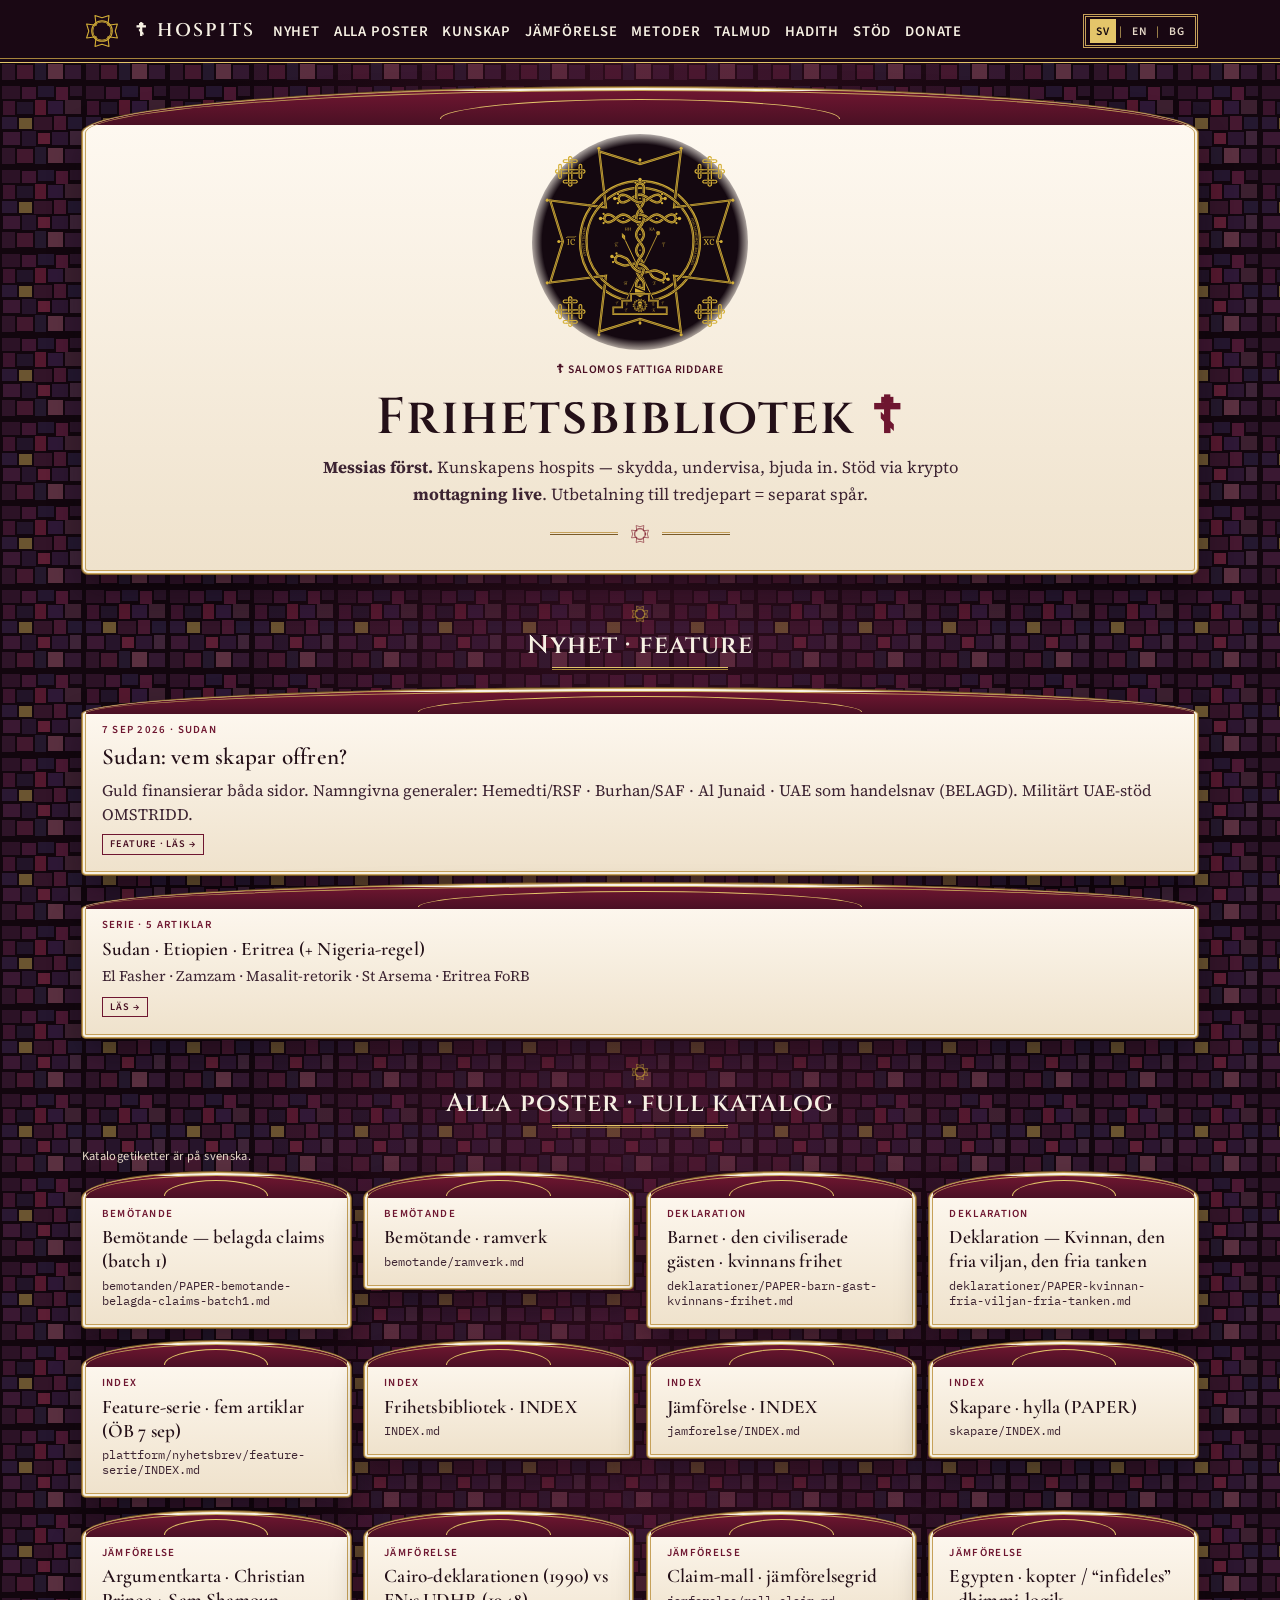
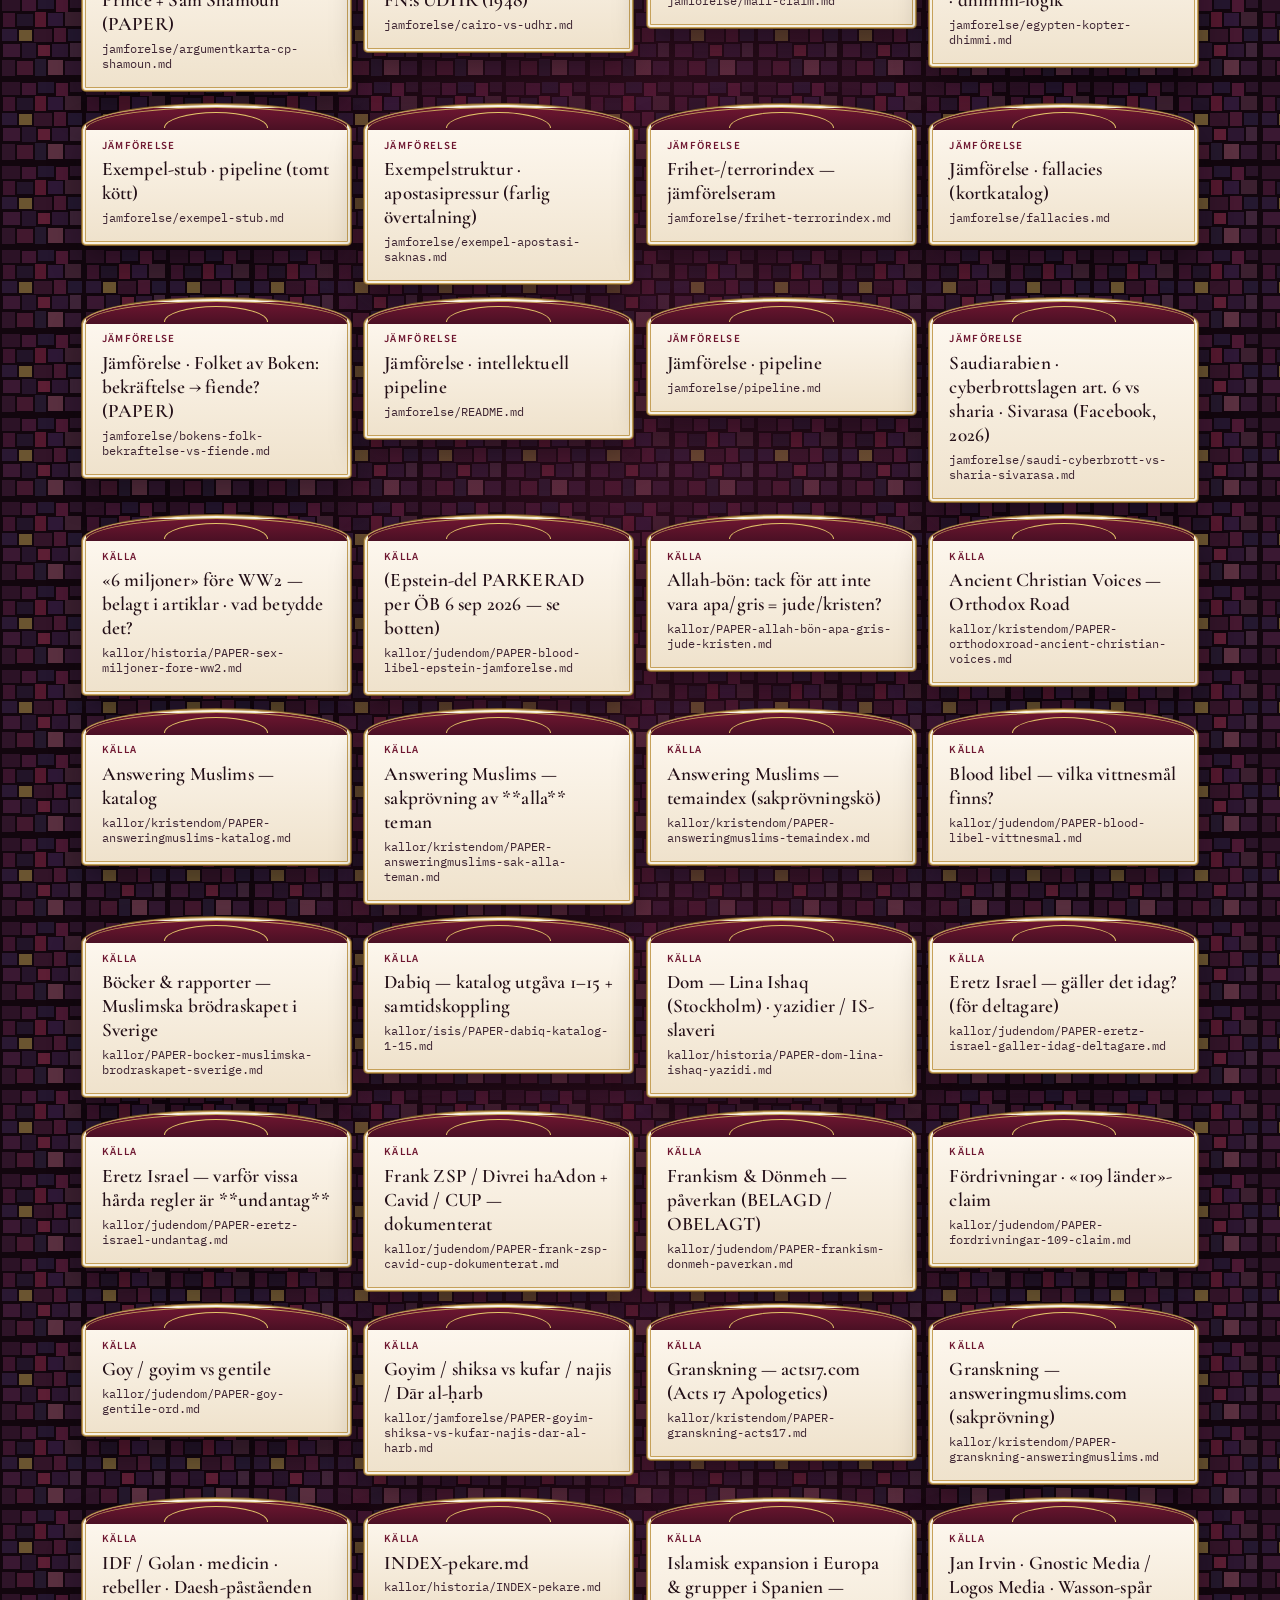
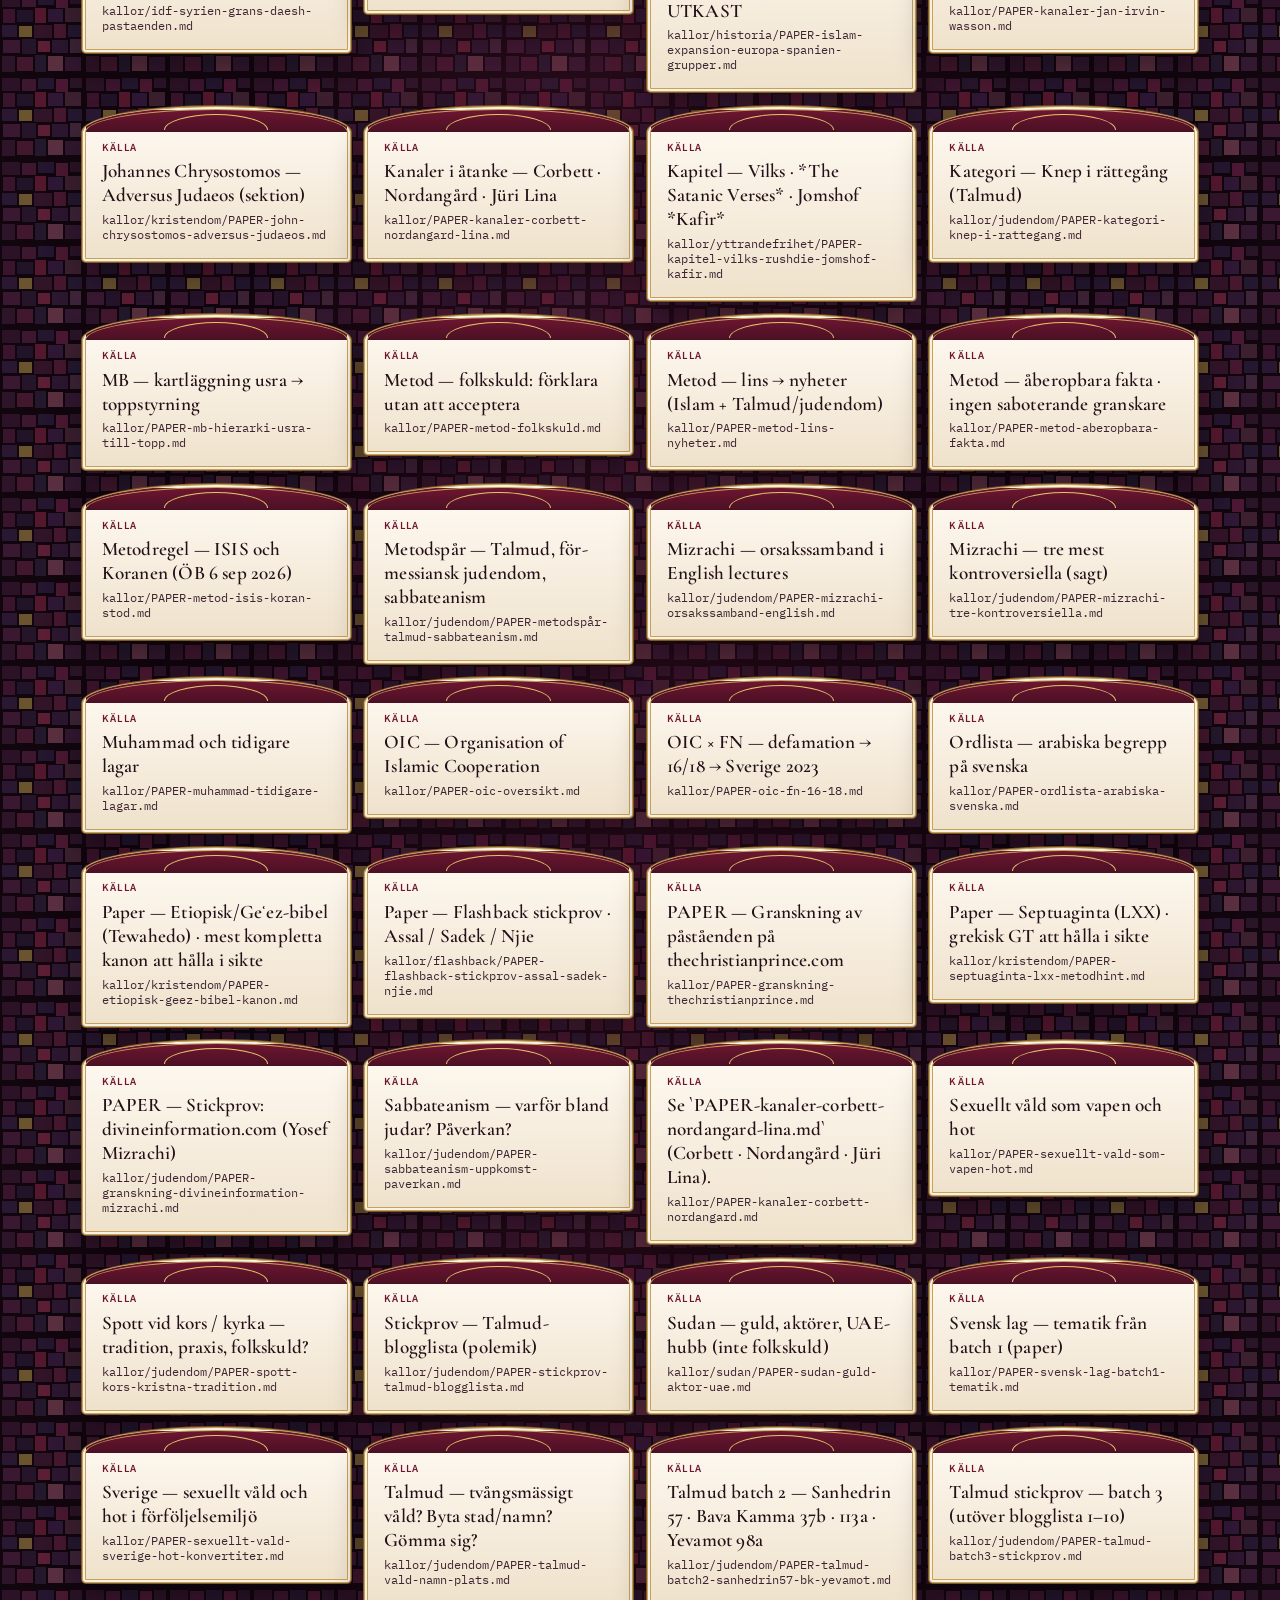
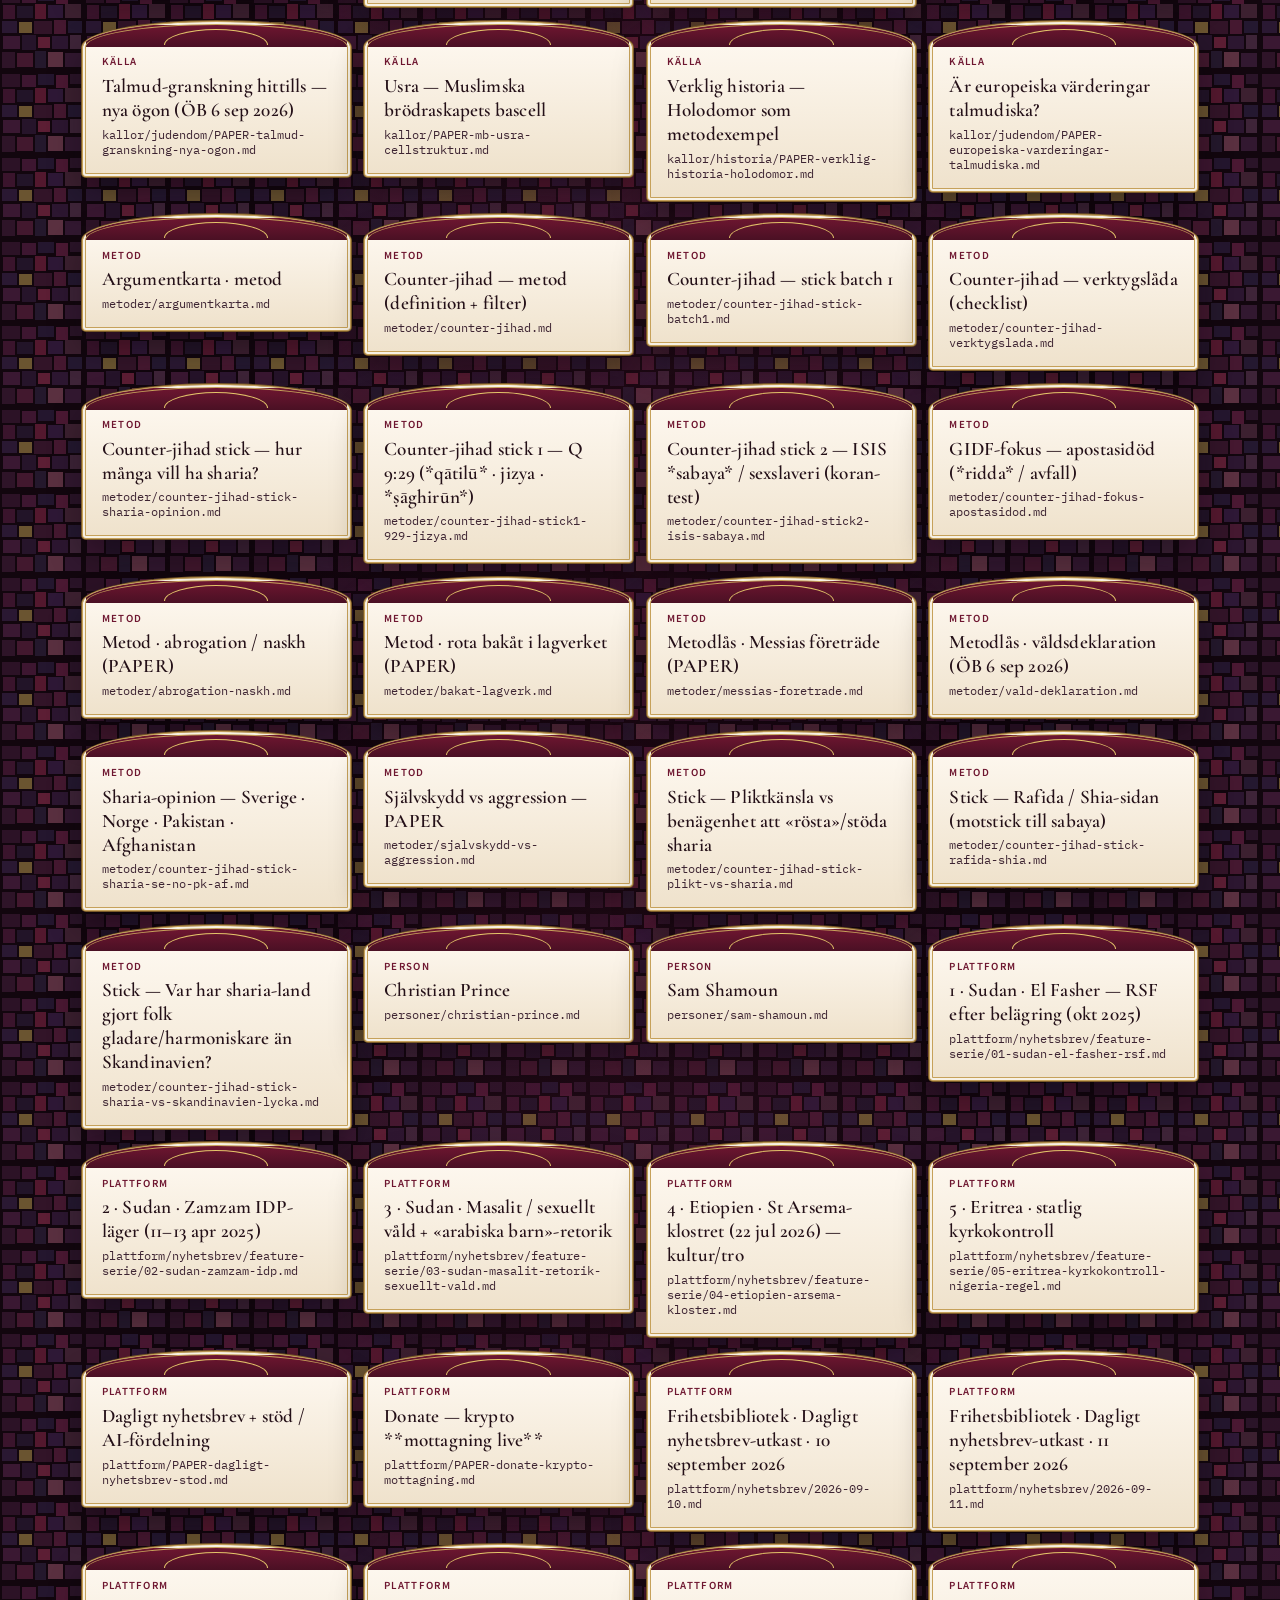
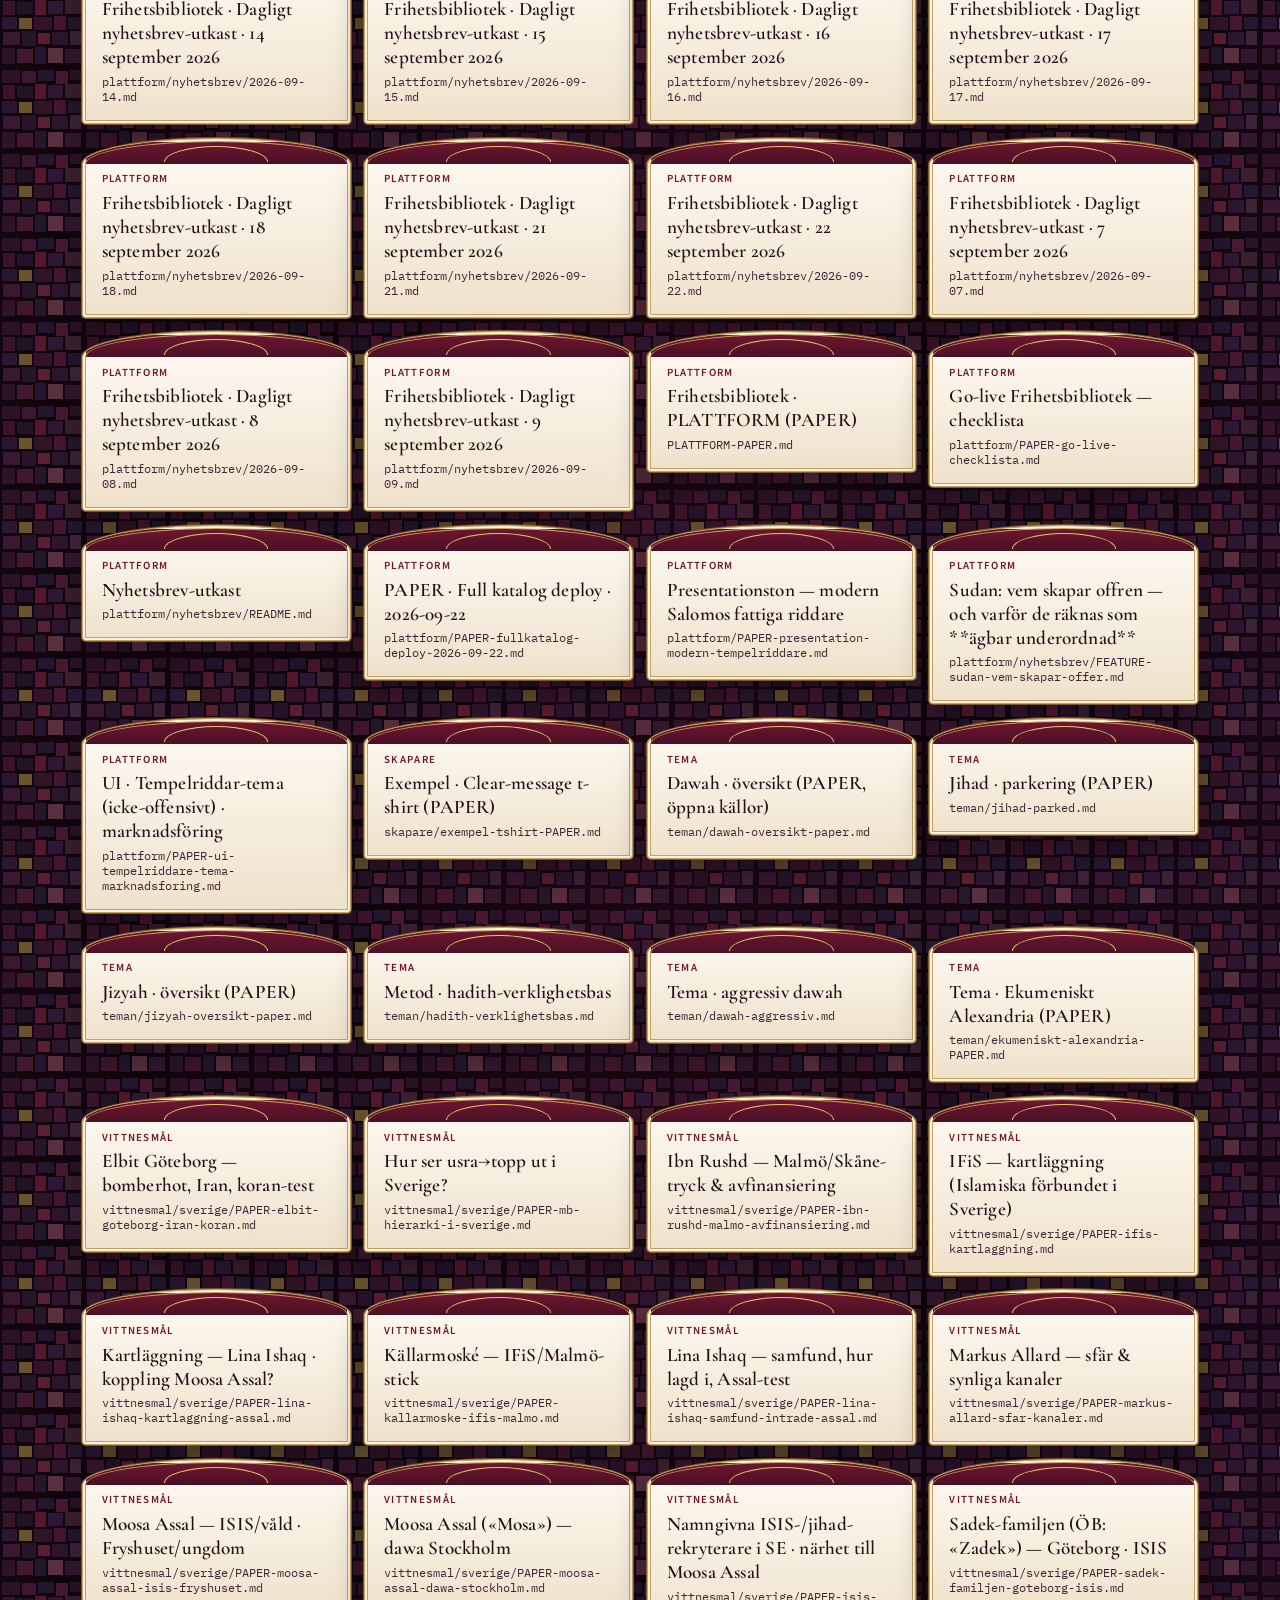
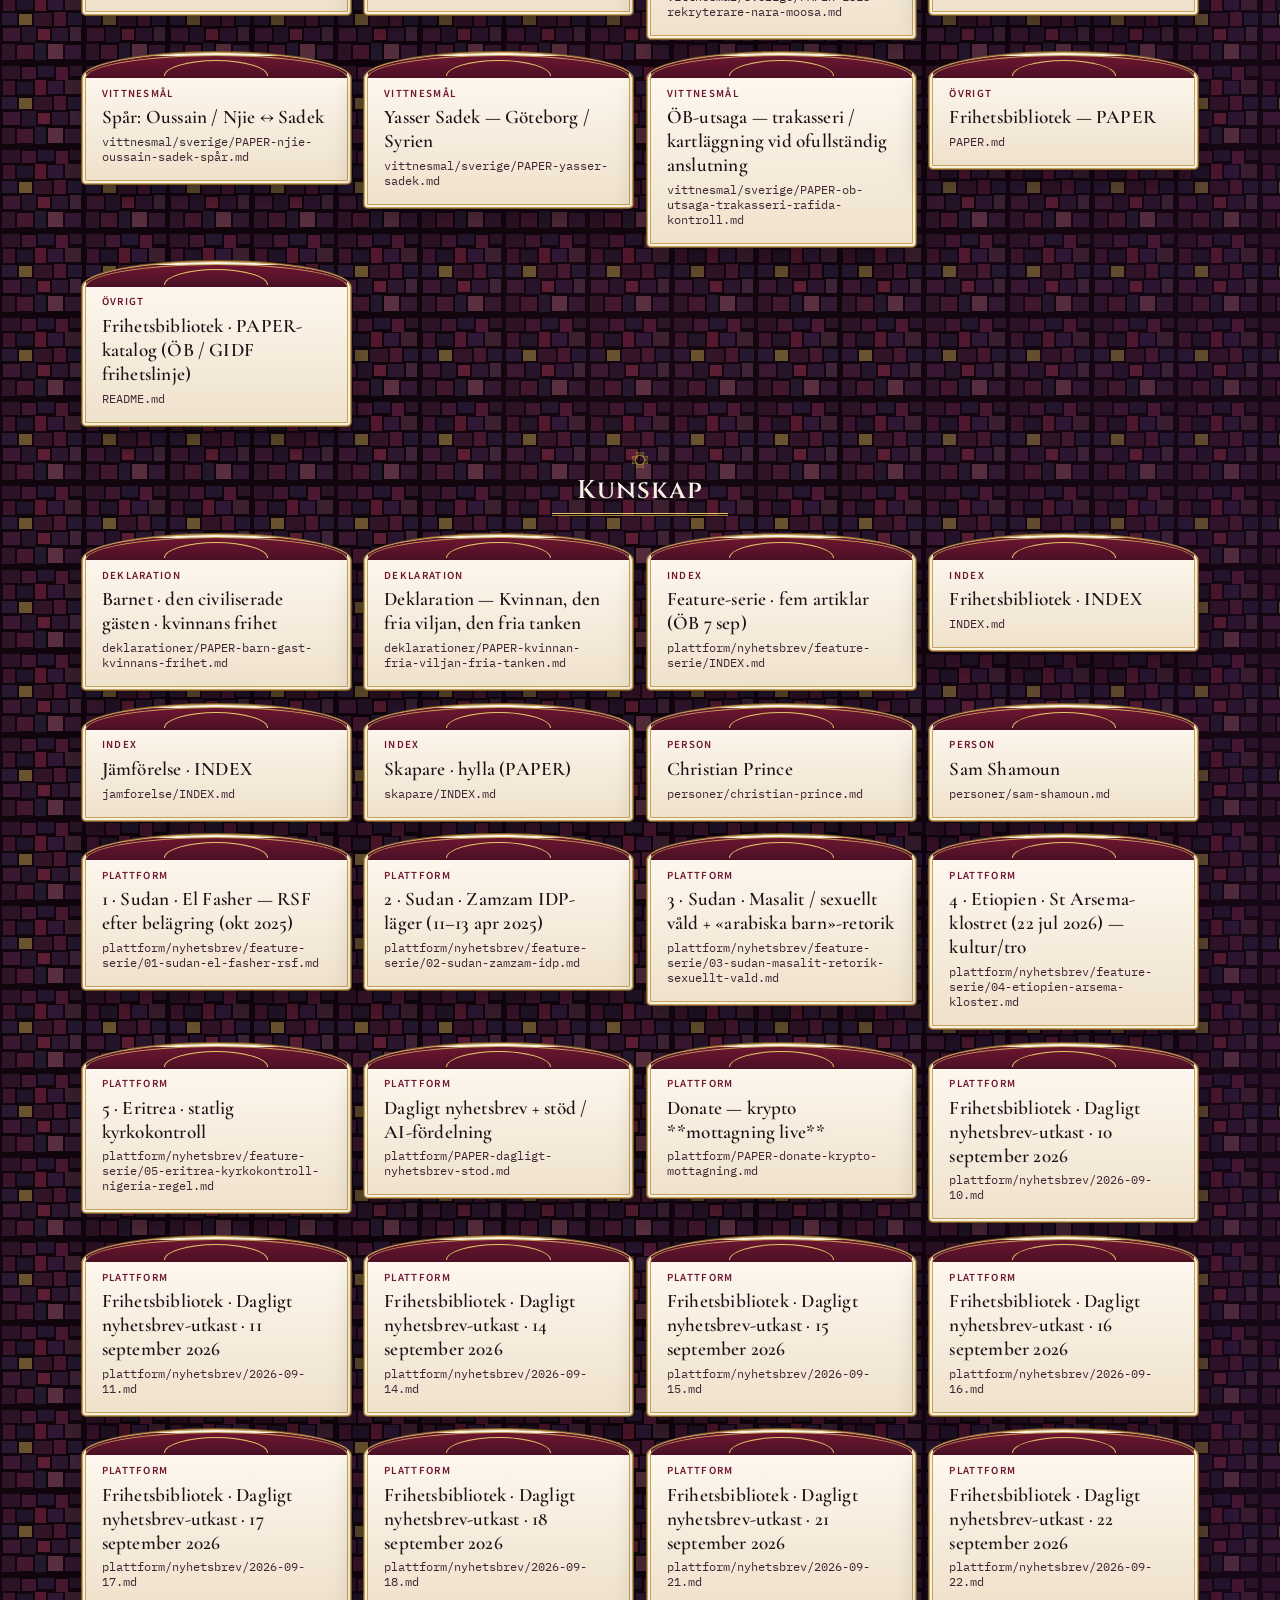
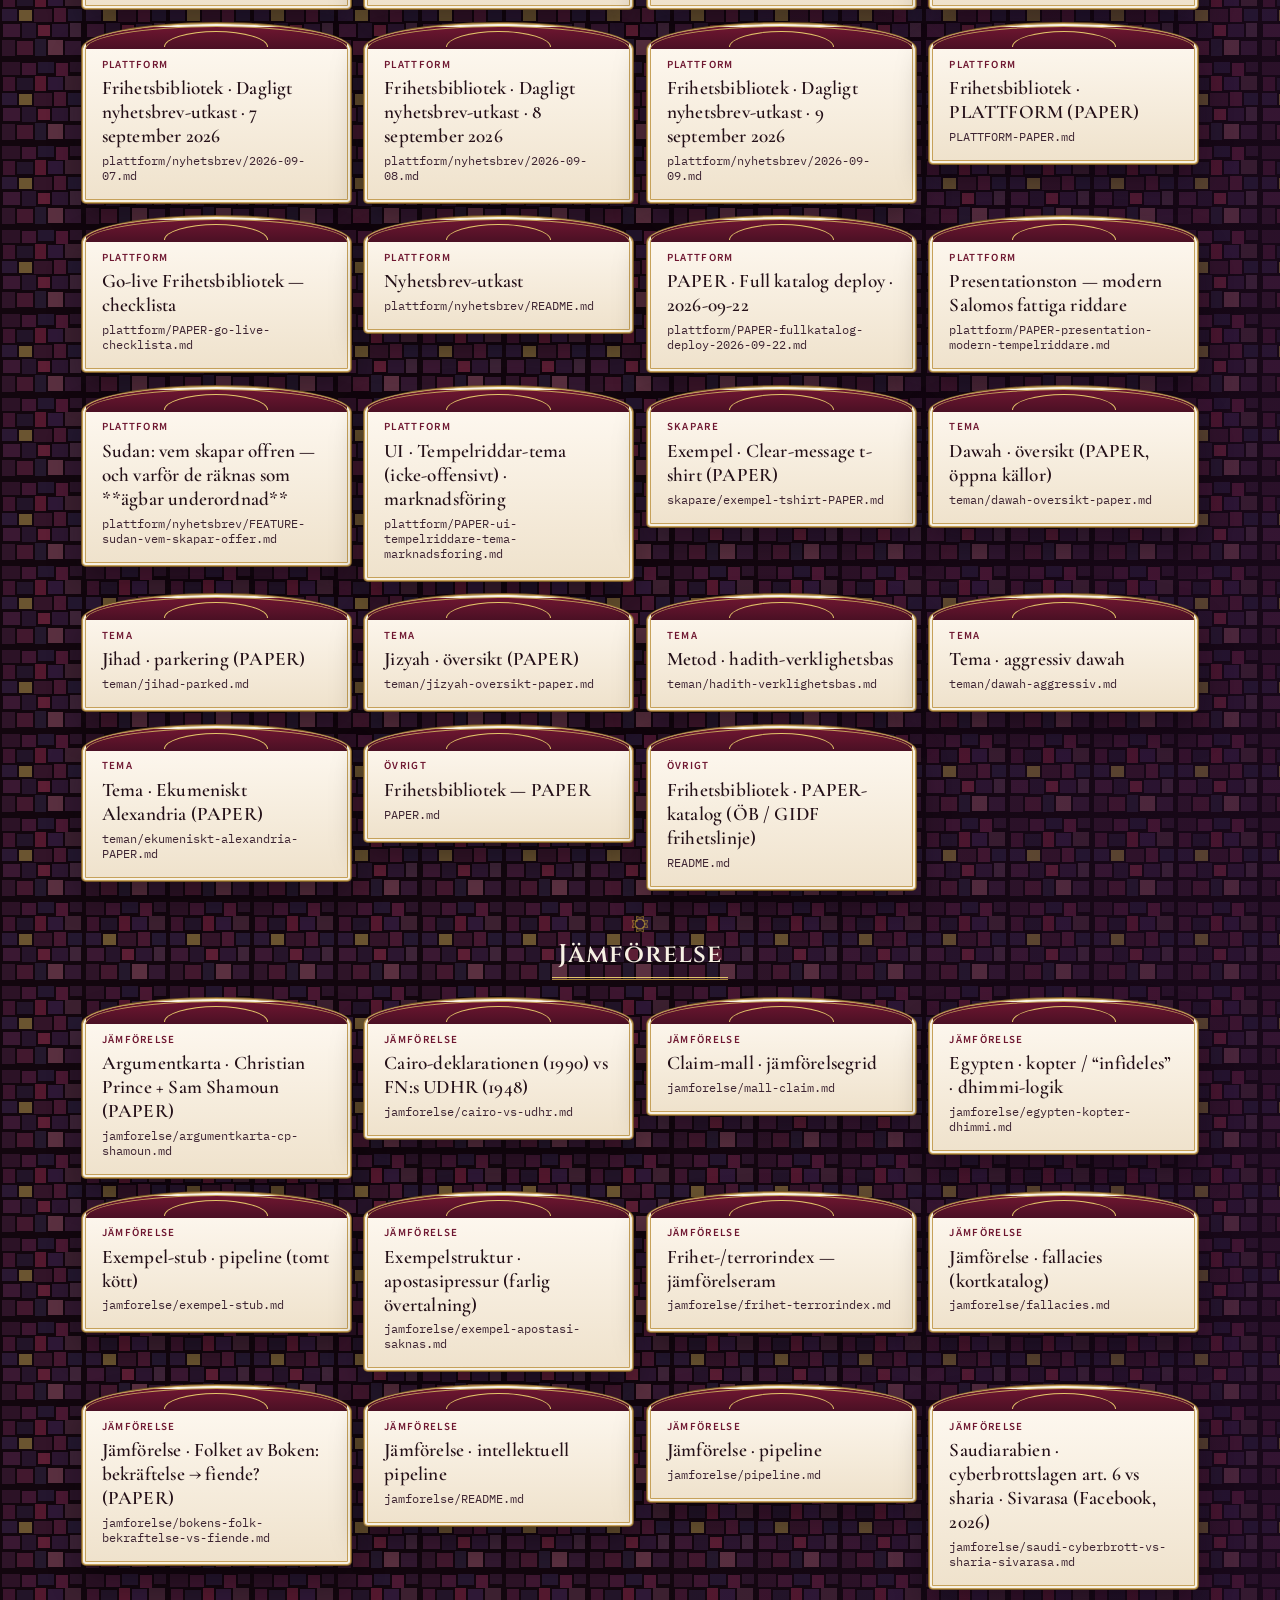
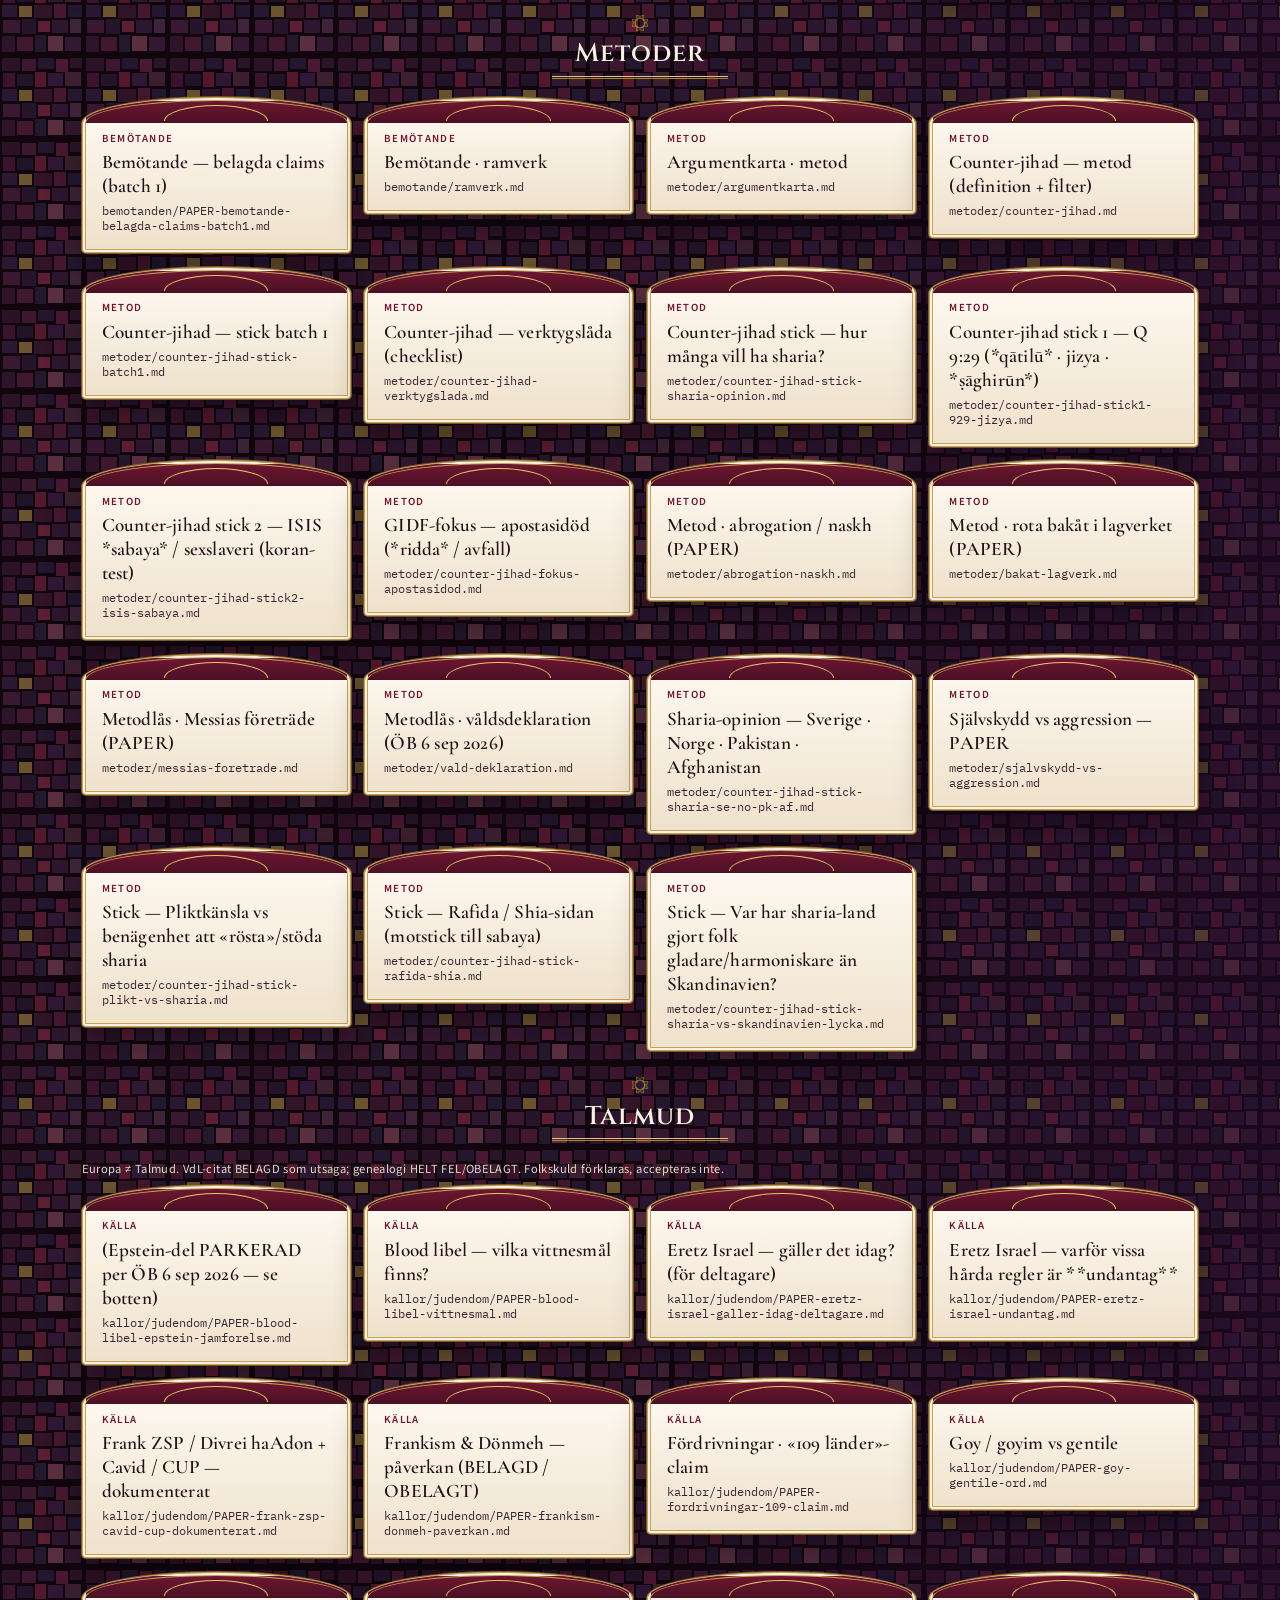
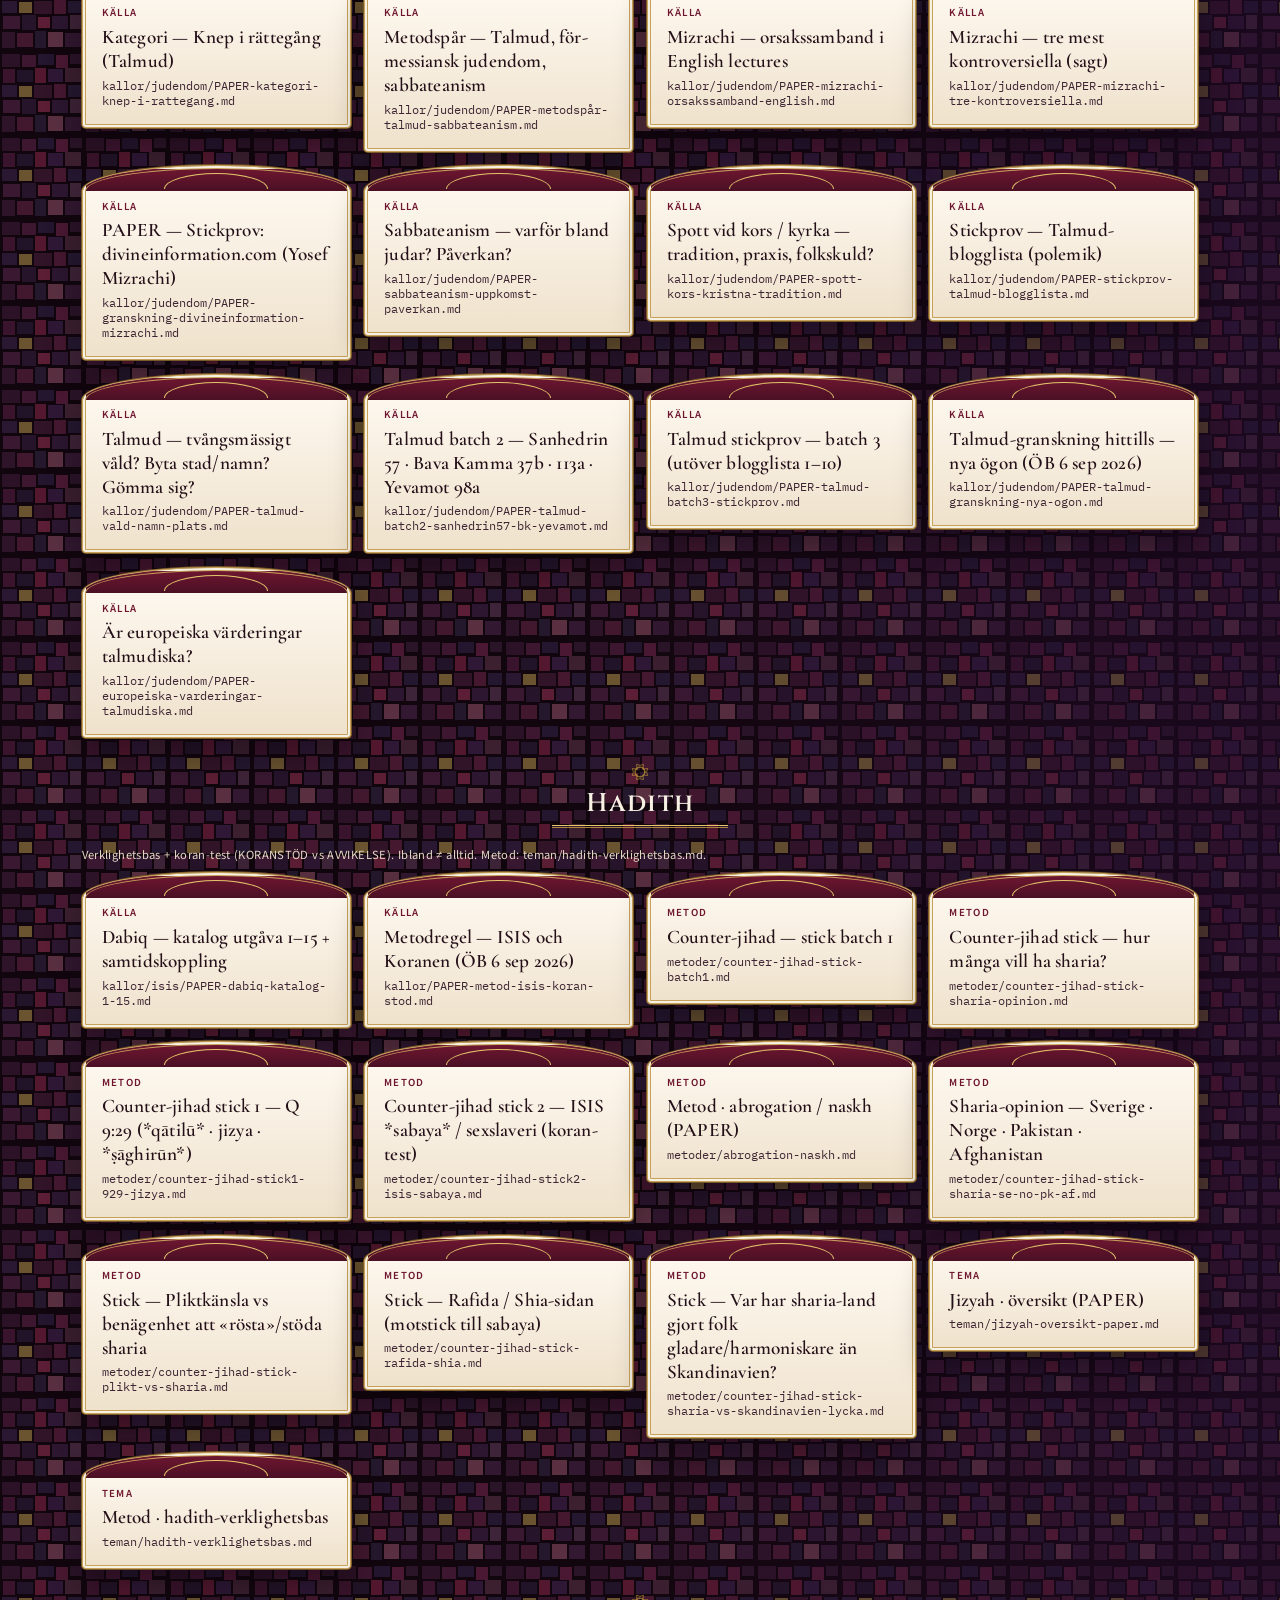
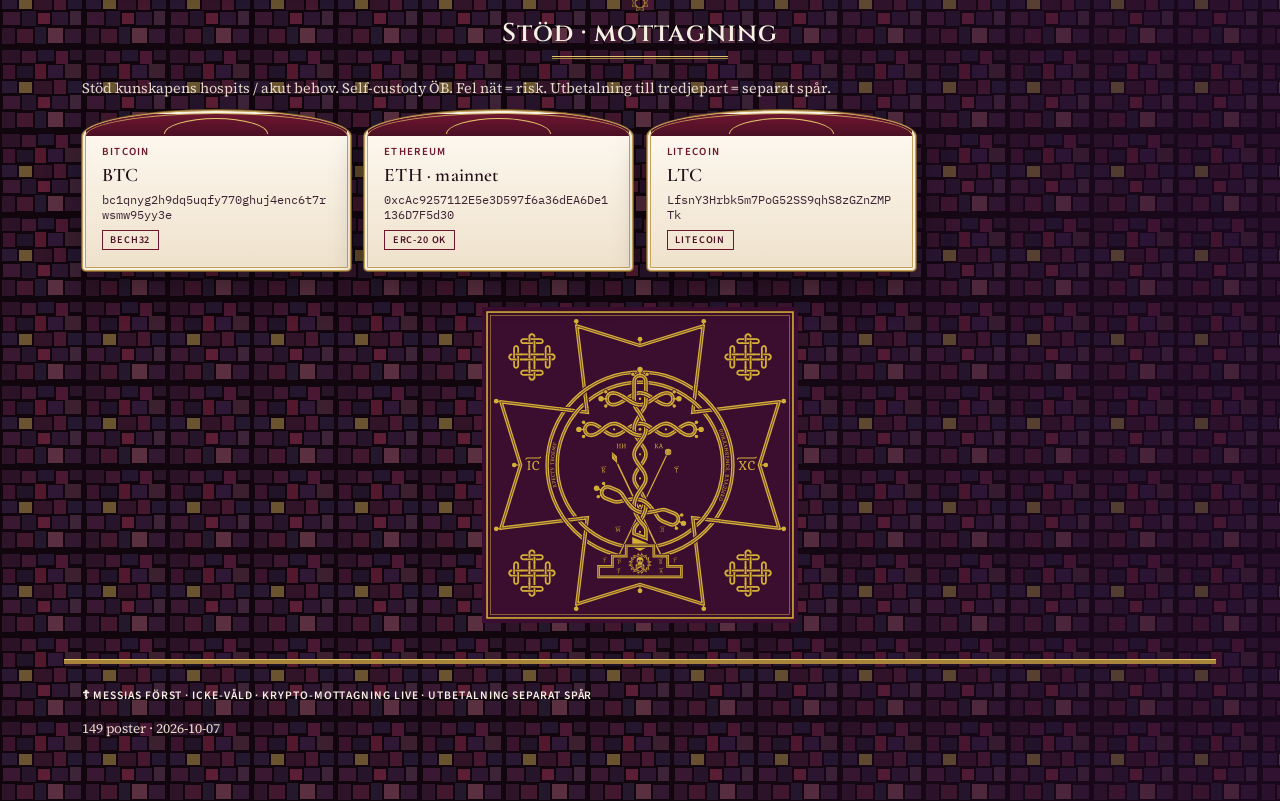
<file: index.html>
<!DOCTYPE html>
<html lang="sv">
<head>
  <meta charset="UTF-8" />
  <meta name="viewport" content="width=device-width, initial-scale=1" />
  <title data-i18n-doc="doc.title">Frihetsbibliotek · Hospits</title>
  <meta name="description" data-i18n-content="meta.description" content="Kunskapens hospits — Messias först. Salomos fattiga riddare. Krypto-mottagning live (BTC/ETH/LTC). Utbetalning till tredjepart = separat spår." />
  <link rel="icon" href="assets/favicon.svg" type="image/svg+xml" />
  <meta property="og:image" content="https://artificer-vault-hivemindsysop.github.io/frihetsbibliotek-sida/assets/korsemblem-porfyr.svg" />
  <link rel="stylesheet" href="https://fonts.googleapis.com/css2?family=Cinzel:wght@500;600;700&family=Cormorant+Garamond:ital,wght@0,500;0,600;0,700;1,500&family=IBM+Plex+Mono:wght@400;500&family=Source+Sans+3:ital,wght@0,400;0,600;1,400&family=Source+Serif+4:ital,opsz,wght@0,8..60,400;0,8..60,600;1,8..60,400&display=swap" />
  <link rel="stylesheet" href="style.css" />
</head>
<body>
  <nav class="top" data-i18n-aria="nav.aria" aria-label="Navigering">
    <div class="inner">
      <img class="emblem emblem-nav" src="assets/korsemblem-mark-guld.svg" width="44" height="44" alt="Korsémblem" data-i18n-alt="emblem.alt" />
      <span class="brand" data-i18n="nav.brand">☦ Hospits</span>
      <a href="frihet-sudan-guld.html" data-i18n="nav.nyhet">Nyhet</a>
      <a href="#alla-poster" data-i18n="nav.alla">Alla poster</a>
      <a href="#kunskap" data-i18n="nav.kunskap">Kunskap</a>
      <a href="#jamforelse" data-i18n="nav.jamforelse">Jämförelse</a>
      <a href="#metoder" data-i18n="nav.metoder">Metoder</a>
      <a href="#talmud" data-i18n="nav.talmud">Talmud</a>
      <a href="#hadith" data-i18n="nav.hadith">Hadith</a>
      <a href="#stod" data-i18n="nav.stod">Stöd</a>
      <a href="#donate" data-i18n="nav.donate">Donate</a>
    </div>
  </nav>

  <header class="hero">
    <div class="hero-panel">
      <div class="emblem-seal"><img class="emblem emblem-hero" src="assets/korsemblem-guld.svg" width="210" height="210" alt="Korsémblem" data-i18n-alt="emblem.alt" /></div>
    <p class="stamp" data-i18n="hero.stamp">☦ Salomos fattiga riddare</p>
    <h1><span data-i18n="hero.title">Frihetsbibliotek</span> <span class="ox">☦</span></h1>
    <p class="lede" data-i18n-html="hero.lede"><b>Messias först.</b> Kunskapens hospits — skydda, undervisa, bjuda in. Stöd via krypto <b>mottagning live</b>. Utbetalning till tredjepart = separat spår.</p>
    <div class="cross-divider" aria-hidden="true"><img src="assets/korsemblem-mark-rod.svg" alt="" width="22" height="22" /></div>
    </div>
  </header>

  <section class="block feature-wrap" id="nyhet">
    <h2 data-i18n="section.nyhet">Nyhet · feature</h2>
    <a class="feature-card" href="frihet-sudan-guld.html">
      <article class="card feature">
        <div class="typ" data-i18n="feature.typ">7 sep 2026 · Sudan</div>
        <h3 data-i18n="feature.title">Sudan: vem skapar offren?</h3>
        <p data-i18n="feature.body">Guld finansierar båda sidor. Namngivna generaler: Hemedti/RSF · Burhan/SAF · Al Junaid · UAE som handelsnav (BELAGD). Militärt UAE-stöd OMSTRIDD.</p>
        <span class="badge" data-i18n="feature.badge">FEATURE · LÄS →</span>
      </article>
    </a>
    <a class="feature-card" href="feature/index.html" style="margin-top:.5rem;display:block">
      <div class="typ" data-i18n="series.typ">Serie · 5 artiklar</div>
      <h3 data-i18n="series.title">Sudan · Etiopien · Eritrea (+ Nigeria-regel)</h3>
      <p data-i18n="series.body">El Fasher · Zamzam · Masalit-retorik · St Arsema · Eritrea FoRB</p>
      <span class="badge" data-i18n="series.badge">LÄS →</span>
    </a>
  </section>

  <section class="block" id="alla-poster">
    <h2 data-i18n="section.alla">Alla poster · full katalog</h2>
    <p class="katalog-note" data-i18n="footer.katalogNote">Katalogetiketter är på svenska.</p>
    <div class="grid" id="grid-alla-poster"><p class="empty" data-i18n="empty.loading">laddar…</p></div>
  </section>

  <section class="block" id="kunskap">
    <h2 data-i18n="section.kunskap">Kunskap</h2>
    <div class="grid" id="grid-kunskap"><p class="empty" data-i18n="empty.loading">laddar…</p></div>
  </section>

  <section class="block" id="jamforelse">
    <h2 data-i18n="section.jamforelse">Jämförelse</h2>
    <div class="grid" id="grid-jamforelse"><p class="empty" data-i18n="empty.loading">laddar…</p></div>
  </section>

  <section class="block" id="metoder">
    <h2 data-i18n="section.metoder">Metoder</h2>
    <div class="grid" id="grid-metoder"><p class="empty" data-i18n="empty.loading">laddar…</p></div>
  </section>

  <section class="block" id="talmud">
    <h2 data-i18n="section.talmud">Talmud</h2>
    <p class="katalog-note" data-i18n="note.talmud">Europa ≠ Talmud. VdL-citat BELAGD som utsaga; genealogi HELT FEL/OBELAGT. Folkskuld förklaras, accepteras inte.</p>
    <div class="grid" id="grid-talmud"><p class="empty" data-i18n="empty.loading">laddar…</p></div>
  </section>

  <section class="block" id="hadith">
    <h2 data-i18n="section.hadith">Hadith</h2>
    <p class="katalog-note" data-i18n="note.hadith">Verklighetsbas + koran-test (KORANSTÖD vs AVVIKELSE). Ibland ≠ alltid. Metod: teman/hadith-verklighetsbas.md.</p>
    <div class="grid" id="grid-hadith"><p class="empty" data-i18n="empty.loading">laddar…</p></div>
  </section>

  <section class="block" id="stod"><span id="donate" hidden></span>
    <h2 data-i18n="section.stod">Stöd · mottagning</h2>
    <p class="mute" style="margin:0 0 .6rem;font-size:.9rem;" data-i18n="stod.lede">Stöd kunskapens hospits / akut behov. Self-custody ÖB. Fel nät = risk. Utbetalning till tredjepart = separat spår.</p>
    <div class="grid">
      <article class="card">
        <div class="typ">Bitcoin</div>
        <h3>BTC</h3>
        <p class="meta" style="word-break:break-all;user-select:all;">bc1qnyg2h9dq5uqfy770ghuj4enc6t7rwsmw95yy3e</p>
        <span class="badge">BECH32</span>
      </article>
      <article class="card">
        <div class="typ">Ethereum</div>
        <h3 data-i18n="stod.eth">ETH · mainnet</h3>
        <p class="meta" style="word-break:break-all;user-select:all;">0xcAc9257112E5e3D597f6a36dEA6De1136D7F5d30</p>
        <span class="badge">ERC-20 OK</span>
      </article>
      <article class="card">
        <div class="typ">Litecoin</div>
        <h3>LTC</h3>
        <p class="meta" style="word-break:break-all;user-select:all;">LfsnY3Hrbk5m7PoG52SS9qhS8zGZnZMPTk</p>
        <span class="badge">LITECOIN</span>
      </article>
    </div>
  </section>

  <figure class="emblem-plate"><img src="assets/korsemblem-porfyr.svg" width="340" height="340" alt="Korsémblem" data-i18n-alt="emblem.alt" /></figure>
  <footer class="site">
    <p class="stamp" data-i18n="footer.stamp">☦ Messias först · icke-våld · krypto-mottagning live · utbetalning separat spår</p>
    <p class="mute" id="load-meta" data-i18n="footer.loading">katalog…</p>
  </footer>

  <script src="i18n.js"></script>
  <script>
    function esc(s){
      return String(s??'').replace(/[&<>"']/g, c => ({'&':'&amp;','<':'&lt;','>':'&gt;','"':'&quot;',"'":'&#39;'}[c]));
    }
    function typLabel(t){
      if (window.FrihetI18n) return FrihetI18n.typLabel(t);
      return ({person:'Person',tema:'Tema',metod:'Metod',jamforelse:'Jämförelse',plattform:'Plattform',bemotande:'Bemötande',skapare:'Skapare',kalla:'Källa',deklaration:'Deklaration',vittnesmal:'Vittnesmål',index:'Index','övrigt':'Övrigt'}[t] || t || 'post');
    }
    function card(p){
      const id = String(p && p.id || '');
      return `<a href="post.html?id=${encodeURIComponent(id)}" class="card-link"><article class="card"><div class="typ">${esc(typLabel(p.typ))}</div>
        <h3>${esc(p.etikett||p.id||'')}</h3>
        <p class="meta">${esc(p.fil||'')}</p>
      </article></a>`;
    }
    function sortPosts(list){
      return list.slice().sort((a, b) => {
        const typ = String(a.typ || '').localeCompare(String(b.typ || ''), 'sv', {sensitivity:'base'});
        if (typ) return typ;
        return String(a.etikett || a.id || '').localeCompare(String(b.etikett || b.id || ''), 'sv', {sensitivity:'base'});
      });
    }
    const INLINE = {"status":"PAPER","uppdaterad":"2026-09-22","poster":[{"id":"index","typ":"index","fil":"INDEX.md","status":"utkast","etikett":"Frihetsbibliotek · INDEX"},{"id":"paper","typ":"övrigt","fil":"PAPER.md","status":"utkast","etikett":"Frihetsbibliotek — PAPER"},{"id":"plattform-paper","typ":"plattform","fil":"PLATTFORM-PAPER.md","status":"paper","etikett":"Frihetsbibliotek · PLATTFORM (PAPER)"},{"id":"readme","typ":"övrigt","fil":"README.md","status":"paper","etikett":"Frihetsbibliotek · PAPER-katalog (ÖB / GIDF frihetslinje)"},{"id":"bemotande-ramverk","typ":"bemotande","fil":"bemotande/ramverk.md","status":"paper","etikett":"Bemötande · ramverk"},{"id":"bemotanden-paper-bemotande-belagda-claims-batch1","typ":"bemotande","fil":"bemotanden/PAPER-bemotande-belagda-claims-batch1.md","status":"utkast","etikett":"Bemötande — belagda claims (batch 1)"},{"id":"deklarationer-paper-barn-gast-kvinnans-frihet","typ":"deklaration","fil":"deklarationer/PAPER-barn-gast-kvinnans-frihet.md","status":"utkast","etikett":"Barnet · den civiliserade gästen · kvinnans frihet"},{"id":"deklarationer-paper-kvinnan-fria-viljan-fria-tanken","typ":"deklaration","fil":"deklarationer/PAPER-kvinnan-fria-viljan-fria-tanken.md","status":"utkast","etikett":"Deklaration — Kvinnan, den fria viljan, den fria tanken"},{"id":"jamforelse-index","typ":"index","fil":"jamforelse/INDEX.md","status":"paper","etikett":"Jämförelse · INDEX"},{"id":"jamforelse-readme","typ":"jamforelse","fil":"jamforelse/README.md","status":"paper","etikett":"Jämförelse · intellektuell pipeline"},{"id":"jamforelse-argumentkarta-cp-shamoun","typ":"jamforelse","fil":"jamforelse/argumentkarta-cp-shamoun.md","status":"paper","etikett":"Argumentkarta · Christian Prince + Sam Shamoun (PAPER)"},{"id":"jamforelse-bokens-folk-bekraftelse-vs-fiende","typ":"jamforelse","fil":"jamforelse/bokens-folk-bekraftelse-vs-fiende.md","status":"paper","etikett":"Jämförelse · Folket av Boken: bekräftelse → fiende? (PAPER)"},{"id":"jamforelse-cairo-vs-udhr","typ":"jamforelse","fil":"jamforelse/cairo-vs-udhr.md","status":"paper","etikett":"Cairo-deklarationen (1990) vs FN:s UDHR (1948)"},{"id":"jamforelse-egypten-kopter-dhimmi","typ":"jamforelse","fil":"jamforelse/egypten-kopter-dhimmi.md","status":"paper","etikett":"Egypten · kopter / “infideles” · dhimmi-logik"},{"id":"jamforelse-exempel-apostasi-saknas","typ":"jamforelse","fil":"jamforelse/exempel-apostasi-saknas.md","status":"paper","etikett":"Exempelstruktur · apostasipressur (farlig övertalning)"},{"id":"jamforelse-exempel-stub","typ":"jamforelse","fil":"jamforelse/exempel-stub.md","status":"paper","etikett":"Exempel-stub · pipeline (tomt kött)"},{"id":"jamforelse-fallacies","typ":"jamforelse","fil":"jamforelse/fallacies.md","status":"paper","etikett":"Jämförelse · fallacies (kortkatalog)"},{"id":"jamforelse-frihet-terrorindex","typ":"jamforelse","fil":"jamforelse/frihet-terrorindex.md","status":"paper","etikett":"Frihet-/terrorindex — jämförelseram"},{"id":"jamforelse-mall-claim","typ":"jamforelse","fil":"jamforelse/mall-claim.md","status":"utkast","etikett":"Claim-mall · jämförelsegrid"},{"id":"jamforelse-pipeline","typ":"jamforelse","fil":"jamforelse/pipeline.md","status":"paper","etikett":"Jämförelse · pipeline"},{"id":"kallor-paper-allah-bon-apa-gris-jude-kristen","typ":"kalla","fil":"kallor/PAPER-allah-bön-apa-gris-jude-kristen.md","status":"utkast","etikett":"Allah-bön: tack för att inte vara apa/gris = jude/kristen?"},{"id":"kallor-paper-bocker-muslimska-brodraskapet-sverige","typ":"kalla","fil":"kallor/PAPER-bocker-muslimska-brodraskapet-sverige.md","status":"utkast","etikett":"Böcker & rapporter — Muslimska brödraskapet i Sverige"},{"id":"kallor-paper-granskning-thechristianprince","typ":"kalla","fil":"kallor/PAPER-granskning-thechristianprince.md","status":"utkast","etikett":"PAPER — Granskning av påståenden på thechristianprince.com"},{"id":"kallor-paper-kanaler-corbett-nordangard-lina","typ":"kalla","fil":"kallor/PAPER-kanaler-corbett-nordangard-lina.md","status":"utkast","etikett":"Kanaler i åtanke — Corbett · Nordangård · Jüri Lina"},{"id":"kallor-paper-kanaler-corbett-nordangard","typ":"kalla","fil":"kallor/PAPER-kanaler-corbett-nordangard.md","status":"paper","etikett":"Se `PAPER-kanaler-corbett-nordangard-lina.md` (Corbett · Nordangård · Jüri Lina)."},{"id":"kallor-paper-kanaler-jan-irvin-wasson","typ":"kalla","fil":"kallor/PAPER-kanaler-jan-irvin-wasson.md","status":"utkast","etikett":"Jan Irvin · Gnostic Media / Logos Media · Wasson-spår"},{"id":"kallor-paper-mb-hierarki-usra-till-topp","typ":"kalla","fil":"kallor/PAPER-mb-hierarki-usra-till-topp.md","status":"utkast","etikett":"MB — kartläggning usra → toppstyrning"},{"id":"kallor-paper-mb-usra-cellstruktur","typ":"kalla","fil":"kallor/PAPER-mb-usra-cellstruktur.md","status":"utkast","etikett":"Usra — Muslimska brödraskapets bascell"},{"id":"kallor-paper-metod-aberopbara-fakta","typ":"kalla","fil":"kallor/PAPER-metod-aberopbara-fakta.md","status":"utkast","etikett":"Metod — åberopbara fakta · ingen saboterande granskare"},{"id":"kallor-paper-metod-folkskuld","typ":"kalla","fil":"kallor/PAPER-metod-folkskuld.md","status":"utkast","etikett":"Metod — folkskuld: förklara utan att acceptera"},{"id":"kallor-paper-metod-isis-koran-stod","typ":"kalla","fil":"kallor/PAPER-metod-isis-koran-stod.md","status":"utkast","etikett":"Metodregel — ISIS och Koranen (ÖB 6 sep 2026)"},{"id":"kallor-paper-metod-lins-nyheter","typ":"kalla","fil":"kallor/PAPER-metod-lins-nyheter.md","status":"utkast","etikett":"Metod — lins → nyheter (Islam + Talmud/judendom)"},{"id":"kallor-paper-muhammad-tidigare-lagar","typ":"kalla","fil":"kallor/PAPER-muhammad-tidigare-lagar.md","status":"utkast","etikett":"Muhammad och tidigare lagar"},{"id":"kallor-paper-oic-fn-16-18","typ":"kalla","fil":"kallor/PAPER-oic-fn-16-18.md","status":"utkast","etikett":"OIC × FN — defamation → 16/18 → Sverige 2023"},{"id":"kallor-paper-oic-oversikt","typ":"kalla","fil":"kallor/PAPER-oic-oversikt.md","status":"utkast","etikett":"OIC — Organisation of Islamic Cooperation"},{"id":"kallor-paper-ordlista-arabiska-svenska","typ":"kalla","fil":"kallor/PAPER-ordlista-arabiska-svenska.md","status":"utkast","etikett":"Ordlista — arabiska begrepp på svenska"},{"id":"kallor-paper-sexuellt-vald-som-vapen-hot","typ":"kalla","fil":"kallor/PAPER-sexuellt-vald-som-vapen-hot.md","status":"utkast","etikett":"Sexuellt våld som vapen och hot"},{"id":"kallor-paper-sexuellt-vald-sverige-hot-konvertiter","typ":"kalla","fil":"kallor/PAPER-sexuellt-vald-sverige-hot-konvertiter.md","status":"utkast","etikett":"Sverige — sexuellt våld och hot i förföljelsemiljö"},{"id":"kallor-paper-svensk-lag-batch1-tematik","typ":"kalla","fil":"kallor/PAPER-svensk-lag-batch1-tematik.md","status":"utkast","etikett":"Svensk lag — tematik från batch 1 (paper)"},{"id":"kallor-flashback-paper-flashback-stickprov-assal-sadek-njie","typ":"kalla","fil":"kallor/flashback/PAPER-flashback-stickprov-assal-sadek-njie.md","status":"utkast","etikett":"Paper — Flashback stickprov · Assal / Sadek / Njie"},{"id":"kallor-historia-index-pekare","typ":"kalla","fil":"kallor/historia/INDEX-pekare.md","status":"utkast","etikett":"INDEX-pekare.md"},{"id":"kallor-historia-paper-dom-lina-ishaq-yazidi","typ":"kalla","fil":"kallor/historia/PAPER-dom-lina-ishaq-yazidi.md","status":"utkast","etikett":"Dom — Lina Ishaq (Stockholm) · yazidier / IS-slaveri"},{"id":"kallor-historia-paper-islam-expansion-europa-spanien-grupper","typ":"kalla","fil":"kallor/historia/PAPER-islam-expansion-europa-spanien-grupper.md","status":"utkast","etikett":"Islamisk expansion i Europa & grupper i Spanien — UTKAST"},{"id":"kallor-historia-paper-sex-miljoner-fore-ww2","typ":"kalla","fil":"kallor/historia/PAPER-sex-miljoner-fore-ww2.md","status":"utkast","etikett":"«6 miljoner» före WW2 — belagt i artiklar · vad betydde det?"},{"id":"kallor-historia-paper-verklig-historia-holodomor","typ":"kalla","fil":"kallor/historia/PAPER-verklig-historia-holodomor.md","status":"utkast","etikett":"Verklig historia — Holodomor som metodexempel"},{"id":"kallor-idf-syrien-grans-daesh-pastaenden","typ":"kalla","fil":"kallor/idf-syrien-grans-daesh-pastaenden.md","status":"paper","etikett":"IDF / Golan · medicin · rebeller · Daesh-påståenden"},{"id":"kallor-isis-paper-dabiq-katalog-1-15","typ":"kalla","fil":"kallor/isis/PAPER-dabiq-katalog-1-15.md","status":"utkast","etikett":"Dabiq — katalog utgåva 1–15 + samtidskoppling"},{"id":"kallor-jamforelse-paper-goyim-shiksa-vs-kufar-najis-dar-al-harb","typ":"kalla","fil":"kallor/jamforelse/PAPER-goyim-shiksa-vs-kufar-najis-dar-al-harb.md","status":"utkast","etikett":"Goyim / shiksa vs kufar / najis / Dār al-ḥarb"},{"id":"kallor-judendom-paper-blood-libel-epstein-jamforelse","typ":"kalla","fil":"kallor/judendom/PAPER-blood-libel-epstein-jamforelse.md","status":"utkast","etikett":"(Epstein-del PARKERAD per ÖB 6 sep 2026 — se botten)"},{"id":"kallor-judendom-paper-blood-libel-vittnesmal","typ":"kalla","fil":"kallor/judendom/PAPER-blood-libel-vittnesmal.md","status":"utkast","etikett":"Blood libel — vilka vittnesmål finns?"},{"id":"kallor-judendom-paper-eretz-israel-galler-idag-deltagare","typ":"kalla","fil":"kallor/judendom/PAPER-eretz-israel-galler-idag-deltagare.md","status":"utkast","etikett":"Eretz Israel — gäller det idag? (för deltagare)"},{"id":"kallor-judendom-paper-eretz-israel-undantag","typ":"kalla","fil":"kallor/judendom/PAPER-eretz-israel-undantag.md","status":"utkast","etikett":"Eretz Israel — varför vissa hårda regler är **undantag**"},{"id":"kallor-judendom-paper-europeiska-varderingar-talmudiska","typ":"kalla","fil":"kallor/judendom/PAPER-europeiska-varderingar-talmudiska.md","status":"utkast","etikett":"Är europeiska värderingar talmudiska?"},{"id":"kallor-judendom-paper-fordrivningar-109-claim","typ":"kalla","fil":"kallor/judendom/PAPER-fordrivningar-109-claim.md","status":"utkast","etikett":"Fördrivningar · «109 länder»-claim"},{"id":"kallor-judendom-paper-frank-zsp-cavid-cup-dokumenterat","typ":"kalla","fil":"kallor/judendom/PAPER-frank-zsp-cavid-cup-dokumenterat.md","status":"utkast","etikett":"Frank ZSP / Divrei haAdon + Cavid / CUP — dokumenterat"},{"id":"kallor-judendom-paper-frankism-donmeh-paverkan","typ":"kalla","fil":"kallor/judendom/PAPER-frankism-donmeh-paverkan.md","status":"utkast","etikett":"Frankism & Dönmeh — påverkan (BELAGD / OBELAGT)"},{"id":"kallor-judendom-paper-goy-gentile-ord","typ":"kalla","fil":"kallor/judendom/PAPER-goy-gentile-ord.md","status":"utkast","etikett":"Goy / goyim vs gentile"},{"id":"kallor-judendom-paper-granskning-divineinformation-mizrachi","typ":"kalla","fil":"kallor/judendom/PAPER-granskning-divineinformation-mizrachi.md","status":"utkast","etikett":"PAPER — Stickprov: divineinformation.com (Yosef Mizrachi)"},{"id":"kallor-judendom-paper-kategori-knep-i-rattegang","typ":"kalla","fil":"kallor/judendom/PAPER-kategori-knep-i-rattegang.md","status":"utkast","etikett":"Kategori — Knep i rättegång (Talmud)"},{"id":"kallor-judendom-paper-metodspar-talmud-sabbateanism","typ":"kalla","fil":"kallor/judendom/PAPER-metodspår-talmud-sabbateanism.md","status":"utkast","etikett":"Metodspår — Talmud, för-messiansk judendom, sabbateanism"},{"id":"kallor-judendom-paper-mizrachi-orsakssamband-english","typ":"kalla","fil":"kallor/judendom/PAPER-mizrachi-orsakssamband-english.md","status":"utkast","etikett":"Mizrachi — orsakssamband i English lectures"},{"id":"kallor-judendom-paper-mizrachi-tre-kontroversiella","typ":"kalla","fil":"kallor/judendom/PAPER-mizrachi-tre-kontroversiella.md","status":"utkast","etikett":"Mizrachi — tre mest kontroversiella (sagt)"},{"id":"kallor-judendom-paper-sabbateanism-uppkomst-paverkan","typ":"kalla","fil":"kallor/judendom/PAPER-sabbateanism-uppkomst-paverkan.md","status":"utkast","etikett":"Sabbateanism — varför bland judar? Påverkan?"},{"id":"kallor-judendom-paper-spott-kors-kristna-tradition","typ":"kalla","fil":"kallor/judendom/PAPER-spott-kors-kristna-tradition.md","status":"utkast","etikett":"Spott vid kors / kyrka — tradition, praxis, folkskuld?"},{"id":"kallor-judendom-paper-stickprov-talmud-blogglista","typ":"kalla","fil":"kallor/judendom/PAPER-stickprov-talmud-blogglista.md","status":"utkast","etikett":"Stickprov — Talmud-blogglista (polemik)"},{"id":"kallor-judendom-paper-talmud-batch2-sanhedrin57-bk-yevamot","typ":"kalla","fil":"kallor/judendom/PAPER-talmud-batch2-sanhedrin57-bk-yevamot.md","status":"utkast","etikett":"Talmud batch 2 — Sanhedrin 57 · Bava Kamma 37b · 113a · Yevamot 98a"},{"id":"kallor-judendom-paper-talmud-batch3-stickprov","typ":"kalla","fil":"kallor/judendom/PAPER-talmud-batch3-stickprov.md","status":"utkast","etikett":"Talmud stickprov — batch 3 (utöver blogglista 1–10)"},{"id":"kallor-judendom-paper-talmud-granskning-nya-ogon","typ":"kalla","fil":"kallor/judendom/PAPER-talmud-granskning-nya-ogon.md","status":"utkast","etikett":"Talmud-granskning hittills — nya ögon (ÖB 6 sep 2026)"},{"id":"kallor-judendom-paper-talmud-vald-namn-plats","typ":"kalla","fil":"kallor/judendom/PAPER-talmud-vald-namn-plats.md","status":"utkast","etikett":"Talmud — tvångsmässigt våld? Byta stad/namn? Gömma sig?"},{"id":"kallor-kristendom-paper-answeringmuslims-katalog","typ":"kalla","fil":"kallor/kristendom/PAPER-answeringmuslims-katalog.md","status":"paper","etikett":"Answering Muslims — katalog"},{"id":"kallor-kristendom-paper-answeringmuslims-sak-alla-teman","typ":"kalla","fil":"kallor/kristendom/PAPER-answeringmuslims-sak-alla-teman.md","status":"utkast","etikett":"Answering Muslims — sakprövning av **alla** teman"},{"id":"kallor-kristendom-paper-answeringmuslims-temaindex","typ":"kalla","fil":"kallor/kristendom/PAPER-answeringmuslims-temaindex.md","status":"paper","etikett":"Answering Muslims — temaindex (sakprövningskö)"},{"id":"kallor-kristendom-paper-etiopisk-geez-bibel-kanon","typ":"kalla","fil":"kallor/kristendom/PAPER-etiopisk-geez-bibel-kanon.md","status":"utkast","etikett":"Paper — Etiopisk/Geʿez-bibel (Tewahedo) · mest kompletta kanon att hålla i sikte"},{"id":"kallor-kristendom-paper-granskning-acts17","typ":"kalla","fil":"kallor/kristendom/PAPER-granskning-acts17.md","status":"utkast","etikett":"Granskning — acts17.com (Acts 17 Apologetics)"},{"id":"kallor-kristendom-paper-granskning-answeringmuslims","typ":"kalla","fil":"kallor/kristendom/PAPER-granskning-answeringmuslims.md","status":"utkast","etikett":"Granskning — answeringmuslims.com (sakprövning)"},{"id":"kallor-kristendom-paper-john-chrysostomos-adversus-judaeos","typ":"kalla","fil":"kallor/kristendom/PAPER-john-chrysostomos-adversus-judaeos.md","status":"utkast","etikett":"Johannes Chrysostomos — Adversus Judaeos (sektion)"},{"id":"kallor-kristendom-paper-orthodoxroad-ancient-christian-voices","typ":"kalla","fil":"kallor/kristendom/PAPER-orthodoxroad-ancient-christian-voices.md","status":"utkast","etikett":"Ancient Christian Voices — Orthodox Road"},{"id":"kallor-kristendom-paper-septuaginta-lxx-metodhint","typ":"kalla","fil":"kallor/kristendom/PAPER-septuaginta-lxx-metodhint.md","status":"utkast","etikett":"Paper — Septuaginta (LXX) · grekisk GT att hålla i sikte"},{"id":"kallor-sudan-paper-sudan-guld-aktor-uae","typ":"kalla","fil":"kallor/sudan/PAPER-sudan-guld-aktor-uae.md","status":"utkast","etikett":"Sudan — guld, aktörer, UAE-hubb (inte folkskuld)"},{"id":"kallor-yttrandefrihet-paper-kapitel-vilks-rushdie-jomshof-kafir","typ":"kalla","fil":"kallor/yttrandefrihet/PAPER-kapitel-vilks-rushdie-jomshof-kafir.md","status":"utkast","etikett":"Kapitel — Vilks · *The Satanic Verses* · Jomshof *Kafir*"},{"id":"metoder-abrogation-naskh","typ":"metod","fil":"metoder/abrogation-naskh.md","status":"paper","etikett":"Metod · abrogation / naskh (PAPER)"},{"id":"metoder-argumentkarta","typ":"metod","fil":"metoder/argumentkarta.md","status":"paper","etikett":"Argumentkarta · metod"},{"id":"metoder-bakat-lagverk","typ":"metod","fil":"metoder/bakat-lagverk.md","status":"paper","etikett":"Metod · rota bakåt i lagverket (PAPER)"},{"id":"metoder-counter-jihad-fokus-apostasidod","typ":"metod","fil":"metoder/counter-jihad-fokus-apostasidod.md","status":"utkast","etikett":"GIDF-fokus — apostasidöd (*ridda* / avfall)"},{"id":"metoder-counter-jihad-stick-batch1","typ":"metod","fil":"metoder/counter-jihad-stick-batch1.md","status":"utkast","etikett":"Counter-jihad — stick batch 1"},{"id":"metoder-counter-jihad-stick-plikt-vs-sharia","typ":"metod","fil":"metoder/counter-jihad-stick-plikt-vs-sharia.md","status":"utkast","etikett":"Stick — Pliktkänsla vs benägenhet att «rösta»/stöda sharia"},{"id":"metoder-counter-jihad-stick-rafida-shia","typ":"metod","fil":"metoder/counter-jihad-stick-rafida-shia.md","status":"utkast","etikett":"Stick — Rafida / Shia-sidan (motstick till sabaya)"},{"id":"metoder-counter-jihad-stick-sharia-opinion","typ":"metod","fil":"metoder/counter-jihad-stick-sharia-opinion.md","status":"utkast","etikett":"Counter-jihad stick — hur många vill ha sharia?"},{"id":"metoder-counter-jihad-stick-sharia-se-no-pk-af","typ":"metod","fil":"metoder/counter-jihad-stick-sharia-se-no-pk-af.md","status":"utkast","etikett":"Sharia-opinion — Sverige · Norge · Pakistan · Afghanistan"},{"id":"metoder-counter-jihad-stick-sharia-vs-skandinavien-lycka","typ":"metod","fil":"metoder/counter-jihad-stick-sharia-vs-skandinavien-lycka.md","status":"utkast","etikett":"Stick — Var har sharia-land gjort folk gladare/harmoniskare än Skandinavien?"},{"id":"metoder-counter-jihad-stick1-929-jizya","typ":"metod","fil":"metoder/counter-jihad-stick1-929-jizya.md","status":"utkast","etikett":"Counter-jihad stick 1 — Q 9:29 (*qātilū* · jizya · *ṣāghirūn*)"},{"id":"metoder-counter-jihad-stick2-isis-sabaya","typ":"metod","fil":"metoder/counter-jihad-stick2-isis-sabaya.md","status":"utkast","etikett":"Counter-jihad stick 2 — ISIS *sabaya* / sexslaveri (koran-test)"},{"id":"metoder-counter-jihad-verktygslada","typ":"metod","fil":"metoder/counter-jihad-verktygslada.md","status":"utkast","etikett":"Counter-jihad — verktygslåda (checklist)"},{"id":"metoder-counter-jihad","typ":"metod","fil":"metoder/counter-jihad.md","status":"utkast","etikett":"Counter-jihad — metod (definition + filter)"},{"id":"metoder-messias-foretrade","typ":"metod","fil":"metoder/messias-foretrade.md","status":"paper","etikett":"Metodlås · Messias företräde (PAPER)"},{"id":"metoder-sjalvskydd-vs-aggression","typ":"metod","fil":"metoder/sjalvskydd-vs-aggression.md","status":"utkast","etikett":"Självskydd vs aggression — PAPER"},{"id":"metoder-vald-deklaration","typ":"metod","fil":"metoder/vald-deklaration.md","status":"paper","etikett":"Metodlås · våldsdeklaration (ÖB 6 sep 2026)"},{"id":"personer-christian-prince","typ":"person","fil":"personer/christian-prince.md","status":"paper","etikett":"Christian Prince"},{"id":"personer-sam-shamoun","typ":"person","fil":"personer/sam-shamoun.md","status":"paper","etikett":"Sam Shamoun"},{"id":"plattform-paper-dagligt-nyhetsbrev-stod","typ":"plattform","fil":"plattform/PAPER-dagligt-nyhetsbrev-stod.md","status":"utkast","etikett":"Dagligt nyhetsbrev + stöd / AI-fördelning"},{"id":"plattform-paper-donate-krypto-mottagning","typ":"plattform","fil":"plattform/PAPER-donate-krypto-mottagning.md","status":"utkast","etikett":"Donate — krypto **mottagning live**"},{"id":"plattform-paper-fullkatalog-deploy-2026-09-22","typ":"plattform","fil":"plattform/PAPER-fullkatalog-deploy-2026-09-22.md","status":"paper","etikett":"PAPER · Full katalog deploy · 2026-09-22"},{"id":"plattform-paper-go-live-checklista","typ":"plattform","fil":"plattform/PAPER-go-live-checklista.md","status":"paper","etikett":"Go-live Frihetsbibliotek — checklista"},{"id":"plattform-paper-presentation-modern-tempelriddare","typ":"plattform","fil":"plattform/PAPER-presentation-modern-tempelriddare.md","status":"utkast","etikett":"Presentationston — modern Salomos fattiga riddare"},{"id":"plattform-paper-ui-tempelriddare-tema-marknadsforing","typ":"plattform","fil":"plattform/PAPER-ui-tempelriddare-tema-marknadsforing.md","status":"utkast","etikett":"UI · Tempelriddar-tema (icke-offensivt) · marknadsföring"},{"id":"plattform-nyhetsbrev-2026-09-07","typ":"plattform","fil":"plattform/nyhetsbrev/2026-09-07.md","status":"utkast","etikett":"Frihetsbibliotek · Dagligt nyhetsbrev-utkast · 7 september 2026"},{"id":"plattform-nyhetsbrev-2026-09-08","typ":"plattform","fil":"plattform/nyhetsbrev/2026-09-08.md","status":"utkast","etikett":"Frihetsbibliotek · Dagligt nyhetsbrev-utkast · 8 september 2026"},{"id":"plattform-nyhetsbrev-2026-09-09","typ":"plattform","fil":"plattform/nyhetsbrev/2026-09-09.md","status":"utkast","etikett":"Frihetsbibliotek · Dagligt nyhetsbrev-utkast · 9 september 2026"},{"id":"plattform-nyhetsbrev-2026-09-10","typ":"plattform","fil":"plattform/nyhetsbrev/2026-09-10.md","status":"utkast","etikett":"Frihetsbibliotek · Dagligt nyhetsbrev-utkast · 10 september 2026"},{"id":"plattform-nyhetsbrev-2026-09-11","typ":"plattform","fil":"plattform/nyhetsbrev/2026-09-11.md","status":"utkast","etikett":"Frihetsbibliotek · Dagligt nyhetsbrev-utkast · 11 september 2026"},{"id":"plattform-nyhetsbrev-2026-09-14","typ":"plattform","fil":"plattform/nyhetsbrev/2026-09-14.md","status":"utkast","etikett":"Frihetsbibliotek · Dagligt nyhetsbrev-utkast · 14 september 2026"},{"id":"plattform-nyhetsbrev-2026-09-15","typ":"plattform","fil":"plattform/nyhetsbrev/2026-09-15.md","status":"utkast","etikett":"Frihetsbibliotek · Dagligt nyhetsbrev-utkast · 15 september 2026"},{"id":"plattform-nyhetsbrev-2026-09-16","typ":"plattform","fil":"plattform/nyhetsbrev/2026-09-16.md","status":"utkast","etikett":"Frihetsbibliotek · Dagligt nyhetsbrev-utkast · 16 september 2026"},{"id":"plattform-nyhetsbrev-2026-09-17","typ":"plattform","fil":"plattform/nyhetsbrev/2026-09-17.md","status":"utkast","etikett":"Frihetsbibliotek · Dagligt nyhetsbrev-utkast · 17 september 2026"},{"id":"plattform-nyhetsbrev-2026-09-18","typ":"plattform","fil":"plattform/nyhetsbrev/2026-09-18.md","status":"utkast","etikett":"Frihetsbibliotek · Dagligt nyhetsbrev-utkast · 18 september 2026"},{"id":"plattform-nyhetsbrev-2026-09-21","typ":"plattform","fil":"plattform/nyhetsbrev/2026-09-21.md","status":"utkast","etikett":"Frihetsbibliotek · Dagligt nyhetsbrev-utkast · 21 september 2026"},{"id":"plattform-nyhetsbrev-2026-09-22","typ":"plattform","fil":"plattform/nyhetsbrev/2026-09-22.md","status":"utkast","etikett":"Frihetsbibliotek · Dagligt nyhetsbrev-utkast · 22 september 2026"},{"id":"plattform-nyhetsbrev-feature-sudan-vem-skapar-offer","typ":"plattform","fil":"plattform/nyhetsbrev/FEATURE-sudan-vem-skapar-offer.md","status":"utkast","etikett":"Sudan: vem skapar offren — och varför de räknas som **ägbar underordnad**"},{"id":"plattform-nyhetsbrev-readme","typ":"plattform","fil":"plattform/nyhetsbrev/README.md","status":"utkast","etikett":"Nyhetsbrev-utkast"},{"id":"plattform-nyhetsbrev-feature-serie-01-sudan-el-fasher-rsf","typ":"plattform","fil":"plattform/nyhetsbrev/feature-serie/01-sudan-el-fasher-rsf.md","status":"utkast","etikett":"1 · Sudan · El Fasher — RSF efter belägring (okt 2025)"},{"id":"plattform-nyhetsbrev-feature-serie-02-sudan-zamzam-idp","typ":"plattform","fil":"plattform/nyhetsbrev/feature-serie/02-sudan-zamzam-idp.md","status":"utkast","etikett":"2 · Sudan · Zamzam IDP-läger (11–13 apr 2025)"},{"id":"plattform-nyhetsbrev-feature-serie-03-sudan-masalit-retorik-sexuellt-vald","typ":"plattform","fil":"plattform/nyhetsbrev/feature-serie/03-sudan-masalit-retorik-sexuellt-vald.md","status":"utkast","etikett":"3 · Sudan · Masalit / sexuellt våld + «arabiska barn»-retorik"},{"id":"plattform-nyhetsbrev-feature-serie-04-etiopien-arsema-kloster","typ":"plattform","fil":"plattform/nyhetsbrev/feature-serie/04-etiopien-arsema-kloster.md","status":"utkast","etikett":"4 · Etiopien · St Arsema-klostret (22 jul 2026) — kultur/tro"},{"id":"plattform-nyhetsbrev-feature-serie-05-eritrea-kyrkokontroll-nigeria-regel","typ":"plattform","fil":"plattform/nyhetsbrev/feature-serie/05-eritrea-kyrkokontroll-nigeria-regel.md","status":"utkast","etikett":"5 · Eritrea · statlig kyrkokontroll"},{"id":"plattform-nyhetsbrev-feature-serie-index","typ":"index","fil":"plattform/nyhetsbrev/feature-serie/INDEX.md","status":"utkast","etikett":"Feature-serie · fem artiklar (ÖB 7 sep)"},{"id":"skapare-index","typ":"index","fil":"skapare/INDEX.md","status":"paper","etikett":"Skapare · hylla (PAPER)"},{"id":"skapare-exempel-tshirt-paper","typ":"skapare","fil":"skapare/exempel-tshirt-PAPER.md","status":"paper","etikett":"Exempel · Clear-message t-shirt (PAPER)"},{"id":"teman-dawah-aggressiv","typ":"tema","fil":"teman/dawah-aggressiv.md","status":"paper","etikett":"Tema · aggressiv dawah"},{"id":"teman-dawah-oversikt-paper","typ":"tema","fil":"teman/dawah-oversikt-paper.md","status":"utkast","etikett":"Dawah · översikt (PAPER, öppna källor)"},{"id":"teman-ekumeniskt-alexandria-paper","typ":"tema","fil":"teman/ekumeniskt-alexandria-PAPER.md","status":"paper","etikett":"Tema · Ekumeniskt Alexandria (PAPER)"},{"id":"teman-hadith-verklighetsbas","typ":"tema","fil":"teman/hadith-verklighetsbas.md","status":"paper","etikett":"Metod · hadith-verklighetsbas"},{"id":"teman-jihad-parked","typ":"tema","fil":"teman/jihad-parked.md","status":"paper","etikett":"Jihad · parkering (PAPER)"},{"id":"teman-jizyah-oversikt-paper","typ":"tema","fil":"teman/jizyah-oversikt-paper.md","status":"paper","etikett":"Jizyah · översikt (PAPER)"},{"id":"vittnesmal-sverige-paper-elbit-goteborg-iran-koran","typ":"vittnesmal","fil":"vittnesmal/sverige/PAPER-elbit-goteborg-iran-koran.md","status":"utkast","etikett":"Elbit Göteborg — bomberhot, Iran, koran-test"},{"id":"vittnesmal-sverige-paper-ibn-rushd-malmo-avfinansiering","typ":"vittnesmal","fil":"vittnesmal/sverige/PAPER-ibn-rushd-malmo-avfinansiering.md","status":"utkast","etikett":"Ibn Rushd — Malmö/Skåne-tryck & avfinansiering"},{"id":"vittnesmal-sverige-paper-ifis-kartlaggning","typ":"vittnesmal","fil":"vittnesmal/sverige/PAPER-ifis-kartlaggning.md","status":"utkast","etikett":"IFiS — kartläggning (Islamiska förbundet i Sverige)"},{"id":"vittnesmal-sverige-paper-isis-rekryterare-nara-moosa","typ":"vittnesmal","fil":"vittnesmal/sverige/PAPER-isis-rekryterare-nara-moosa.md","status":"utkast","etikett":"Namngivna ISIS-/jihad-rekryterare i SE · närhet till Moosa Assal"},{"id":"vittnesmal-sverige-paper-kallarmoske-ifis-malmo","typ":"vittnesmal","fil":"vittnesmal/sverige/PAPER-kallarmoske-ifis-malmo.md","status":"utkast","etikett":"Källarmoské — IFiS/Malmö-stick"},{"id":"vittnesmal-sverige-paper-lina-ishaq-kartlaggning-assal","typ":"vittnesmal","fil":"vittnesmal/sverige/PAPER-lina-ishaq-kartlaggning-assal.md","status":"utkast","etikett":"Kartläggning — Lina Ishaq · koppling Moosa Assal?"},{"id":"vittnesmal-sverige-paper-lina-ishaq-samfund-intrade-assal","typ":"vittnesmal","fil":"vittnesmal/sverige/PAPER-lina-ishaq-samfund-intrade-assal.md","status":"utkast","etikett":"Lina Ishaq — samfund, hur lagd i, Assal-test"},{"id":"vittnesmal-sverige-paper-markus-allard-sfar-kanaler","typ":"vittnesmal","fil":"vittnesmal/sverige/PAPER-markus-allard-sfar-kanaler.md","status":"utkast","etikett":"Markus Allard — sfär & synliga kanaler"},{"id":"vittnesmal-sverige-paper-mb-hierarki-i-sverige","typ":"vittnesmal","fil":"vittnesmal/sverige/PAPER-mb-hierarki-i-sverige.md","status":"utkast","etikett":"Hur ser usra→topp ut i Sverige?"},{"id":"vittnesmal-sverige-paper-moosa-assal-dawa-stockholm","typ":"vittnesmal","fil":"vittnesmal/sverige/PAPER-moosa-assal-dawa-stockholm.md","status":"utkast","etikett":"Moosa Assal («Mosa») — dawa Stockholm"},{"id":"vittnesmal-sverige-paper-moosa-assal-isis-fryshuset","typ":"vittnesmal","fil":"vittnesmal/sverige/PAPER-moosa-assal-isis-fryshuset.md","status":"utkast","etikett":"Moosa Assal — ISIS/våld · Fryshuset/ungdom"},{"id":"vittnesmal-sverige-paper-njie-oussain-sadek-spar","typ":"vittnesmal","fil":"vittnesmal/sverige/PAPER-njie-oussain-sadek-spår.md","status":"utkast","etikett":"Spår: Oussain / Njie ↔ Sadek"},{"id":"vittnesmal-sverige-paper-ob-utsaga-trakasseri-rafida-kontroll","typ":"vittnesmal","fil":"vittnesmal/sverige/PAPER-ob-utsaga-trakasseri-rafida-kontroll.md","status":"utkast","etikett":"ÖB-utsaga — trakasseri / kartläggning vid ofullständig anslutning"},{"id":"vittnesmal-sverige-paper-sadek-familjen-goteborg-isis","typ":"vittnesmal","fil":"vittnesmal/sverige/PAPER-sadek-familjen-goteborg-isis.md","status":"utkast","etikett":"Sadek-familjen (ÖB: «Zadek») — Göteborg · ISIS"},{"id":"vittnesmal-sverige-paper-yasser-sadek","typ":"vittnesmal","fil":"vittnesmal/sverige/PAPER-yasser-sadek.md","status":"utkast","etikett":"Yasser Sadek — Göteborg / Syrien"}]};
    let lastData = INLINE;
    function render(data){
      lastData = data || lastData;
      const posts = Array.isArray(lastData.poster) ? lastData.poster : [];
      const meta = document.getElementById('load-meta');
      if (window.FrihetI18n) {
        meta.textContent = FrihetI18n.tf('footer.meta', { n: posts.length, date: lastData.uppdaterad || '' });
      } else {
        meta.textContent = posts.length + ' poster · ' + (lastData.uppdaterad||'');
      }
      const missing = window.FrihetI18n ? FrihetI18n.t('empty.missing') : 'saknas';
      const put = (id, list) => {
        document.getElementById(id).innerHTML = list.length ? sortPosts(list).map(card).join('') : '<p class="empty">' + esc(missing) + '</p>';
      };
      put('grid-alla-poster', posts);
      put('grid-kunskap', posts.filter(p => ['person','tema','plattform','index','övrigt','deklaration','skapare'].includes(p.typ)));
      put('grid-jamforelse', posts.filter(p => p.typ === 'jamforelse'));
      put('grid-metoder', posts.filter(p => p.typ === 'metod' || p.typ === 'bemotande'));
      put('grid-talmud', posts.filter(p => {
        const fil = String(p.fil || '');
        const id = String(p.id || '');
        return fil.startsWith('kallor/judendom/') || /talmud/i.test(fil) || /talmud/i.test(id);
      }));
      put('grid-hadith', posts.filter(p => {
        const fil = String(p.fil || '');
        const id = String(p.id || '');
        return fil === 'teman/hadith-verklighetsbas.md'
          || fil === 'metoder/abrogation-naskh.md'
          || fil.startsWith('metoder/counter-jihad-stick')
          || fil.startsWith('kallor/isis/')
          || fil === 'kallor/PAPER-metod-isis-koran-stod.md'
          || fil === 'teman/jizyah-oversikt-paper.md'
          || /hadith|sabaya|jizya|dabiq|naskh/i.test(fil)
          || /hadith|sabaya|jizya|dabiq|naskh/i.test(id);
      }));
    }
    document.addEventListener('frihet-lang', () => render(lastData));
    fetch('./frihet-katalog.json?t=' + Date.now(), {cache:'no-store'})
      .then(r => { if (!r.ok) throw 0; return r.json(); })
      .then(render)
      .catch(() => render(INLINE));
  </script>
</body>
</html>
</file>
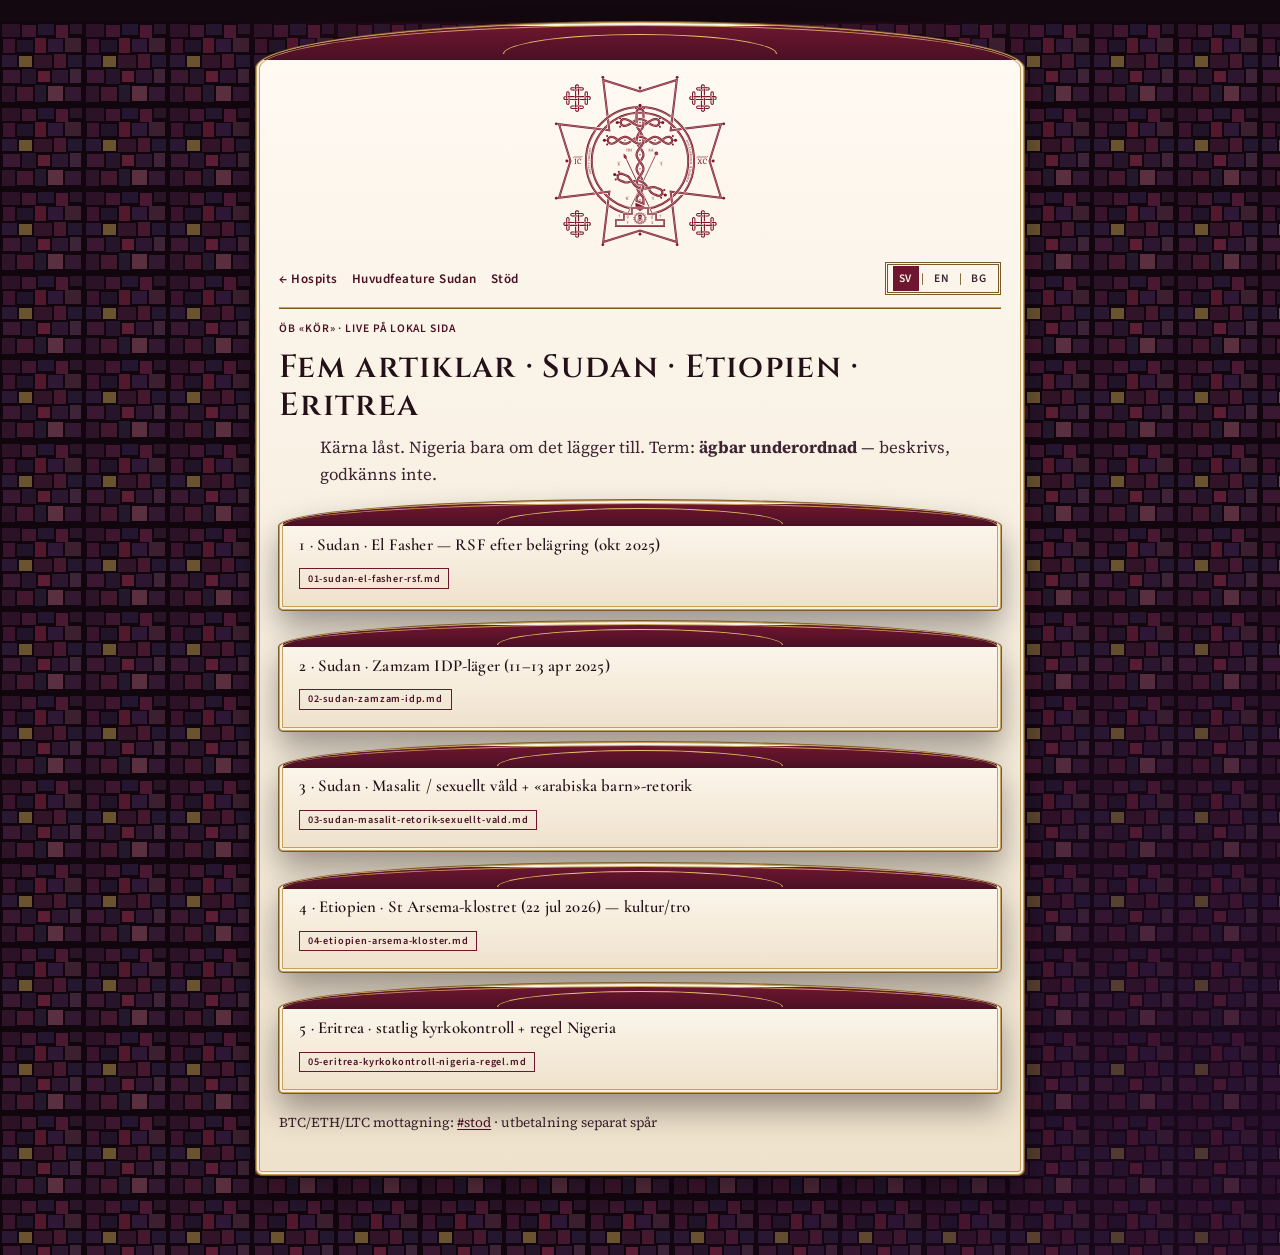
<file: feature/index.html>
<!DOCTYPE html>
<html lang="sv"><head>
<meta charset="UTF-8" />
<meta name="viewport" content="width=device-width, initial-scale=1" />
<title data-i18n-doc="featureIndex.docTitle">Feature-serie · 5 artiklar · Frihetsbibliotek</title>
<link rel="icon" href="../assets/favicon.svg" type="image/svg+xml" />
<meta property="og:image" content="https://artificer-vault-hivemindsysop.github.io/frihetsbibliotek-sida/assets/korsemblem-porfyr.svg" />
<link rel="stylesheet" href="https://fonts.googleapis.com/css2?family=Cinzel:wght@500;600;700&family=Cormorant+Garamond:ital,wght@0,500;0,600;0,700;1,500&family=IBM+Plex+Mono:wght@400;500&family=Source+Sans+3:ital,wght@0,400;0,600;1,400&family=Source+Serif+4:ital,opsz,wght@0,8..60,400;0,8..60,600;1,8..60,400&display=swap" />
<link rel="stylesheet" href="../style.css" /></head><body>
<div class="wrap">
<img class="emblem emblem-on-light" src="../assets/korsemblem-rod.svg" width="180" height="180" alt="Korsémblem" data-i18n-alt="emblem.alt" />
<nav>
  <a href="../frihet.html" data-i18n="nav.back">← Hospits</a>
  <a href="../frihet-sudan-guld.html" data-i18n="nav.huvudfeatureSudan">Huvudfeature Sudan</a>
  <a href="../frihet.html#stod" data-i18n="nav.stod">Stöd</a>
</nav>
<p class="stamp" data-i18n="featureIndex.stamp">ÖB «Kör» · live på lokal sida</p>
<h1 data-i18n="featureIndex.title">Fem artiklar · Sudan · Etiopien · Eritrea</h1>
<p class="lede" data-i18n-html="featureIndex.lede">Kärna låst. Nigeria bara om det lägger till. Term: <b>ägbar underordnad</b> — beskrivs, godkänns inte.</p>
<a class="card" href="01-sudan-el-fasher-rsf.html"><h2 style="margin:0 0 .35rem;font-size:1.05rem">1 · Sudan · El Fasher — RSF efter belägring (okt 2025)</h2><span class="badge">01-sudan-el-fasher-rsf.md</span></a>
<a class="card" href="02-sudan-zamzam-idp.html"><h2 style="margin:0 0 .35rem;font-size:1.05rem">2 · Sudan · Zamzam IDP-läger (11–13 apr 2025)</h2><span class="badge">02-sudan-zamzam-idp.md</span></a>
<a class="card" href="03-sudan-masalit-retorik-sexuellt-vald.html"><h2 style="margin:0 0 .35rem;font-size:1.05rem">3 · Sudan · Masalit / sexuellt våld + «arabiska barn»-retorik</h2><span class="badge">03-sudan-masalit-retorik-sexuellt-vald.md</span></a>
<a class="card" href="04-etiopien-arsema-kloster.html"><h2 style="margin:0 0 .35rem;font-size:1.05rem">4 · Etiopien · St Arsema-klostret (22 jul 2026) — kultur/tro</h2><span class="badge">04-etiopien-arsema-kloster.md</span></a>
<a class="card" href="05-eritrea-kyrkokontroll-nigeria-regel.html"><h2 style="margin:0 0 .35rem;font-size:1.05rem">5 · Eritrea · statlig kyrkokontroll + regel Nigeria</h2><span class="badge">05-eritrea-kyrkokontroll-nigeria-regel.md</span></a>
<p class="mute" style="font-size:.85rem;margin-top:1.2rem" data-i18n-html="featureIndex.footer">BTC/ETH/LTC mottagning: <a href="../frihet.html#stod">#stod</a> · utbetalning separat spår</p>
</div>
<script src="../i18n.js"></script>
</body></html>
</file>
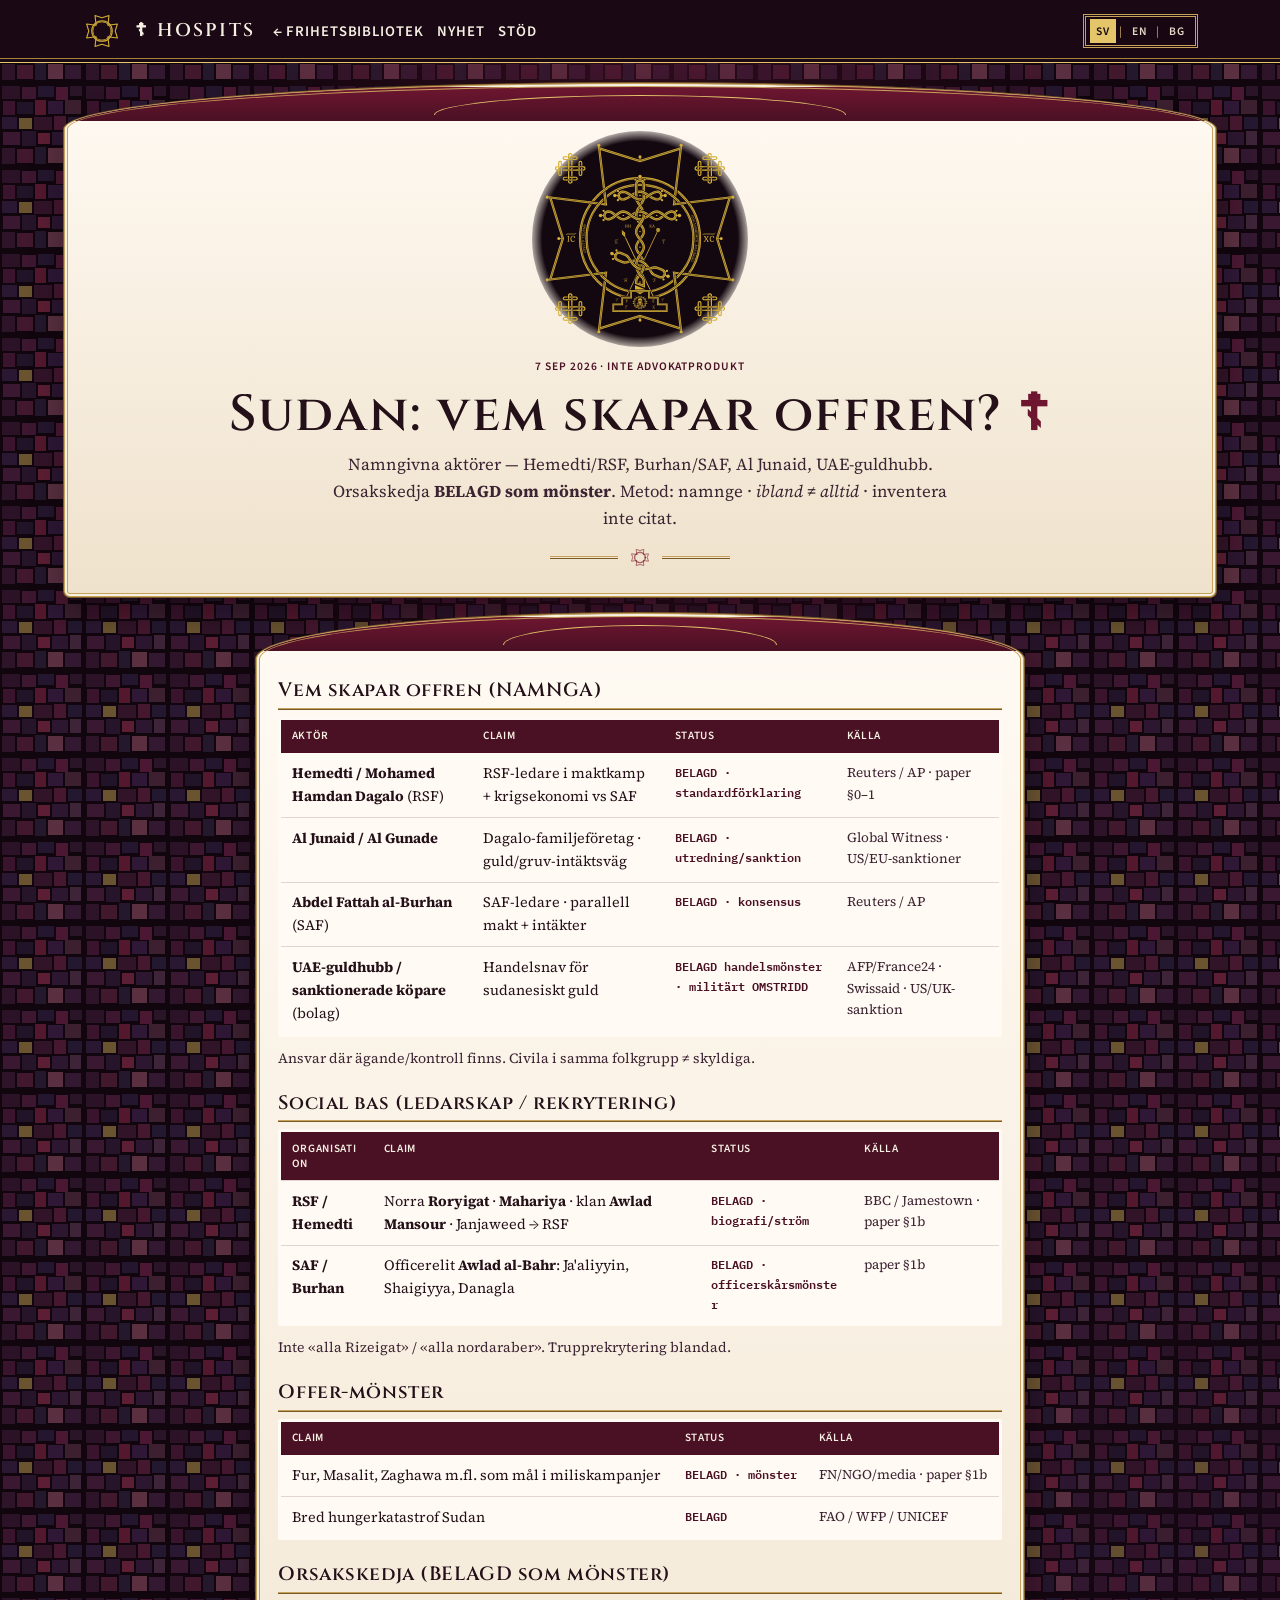
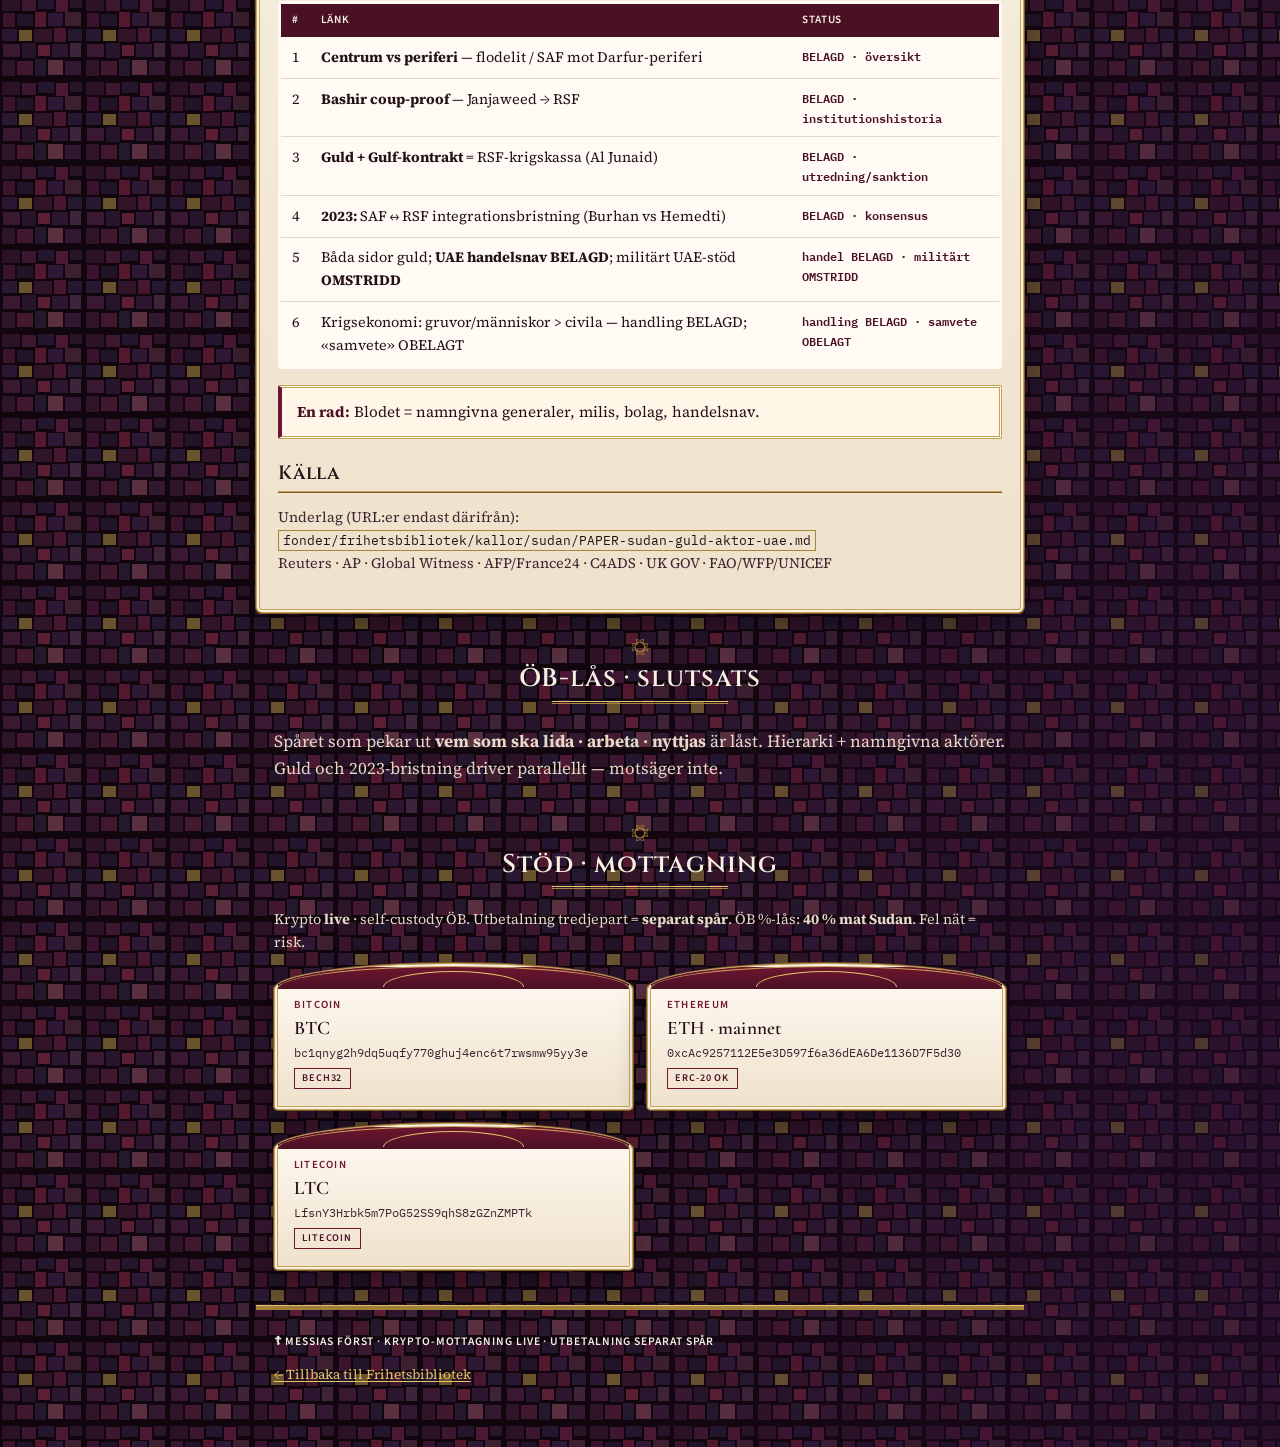
<file: frihet-sudan-guld.html>
<!DOCTYPE html>
<html lang="sv">
<head>
  <meta charset="UTF-8" />
  <meta name="viewport" content="width=device-width, initial-scale=1" />
  <title data-i18n-doc="sudan.docTitle">Sudan: vem skapar offren? · Frihetsbibliotek</title>
  <meta name="description" content="Namngivna aktörer (Hemedti/RSF, Burhan/SAF, Al Junaid, UAE-guldhubb) · orsakskedja BELAGD som mönster · inte advokatprodukt." />
  <link rel="icon" href="assets/favicon.svg" type="image/svg+xml" />
  <meta property="og:image" content="https://artificer-vault-hivemindsysop.github.io/frihetsbibliotek-sida/assets/korsemblem-porfyr.svg" />
  <link rel="stylesheet" href="https://fonts.googleapis.com/css2?family=Cinzel:wght@500;600;700&family=Cormorant+Garamond:ital,wght@0,500;0,600;0,700;1,500&family=IBM+Plex+Mono:wght@400;500&family=Source+Sans+3:ital,wght@0,400;0,600;1,400&family=Source+Serif+4:ital,opsz,wght@0,8..60,400;0,8..60,600;1,8..60,400&display=swap" />
  <link rel="stylesheet" href="style.css" />
</head>
<body>
  <nav class="top" data-i18n-aria="nav.aria" aria-label="Navigering">
    <div class="inner">
      <img class="emblem emblem-nav" src="assets/korsemblem-mark-guld.svg" width="44" height="44" alt="Korsémblem" data-i18n-alt="emblem.alt" />
      <span class="brand" data-i18n="nav.brand">☦ Hospits</span>
      <a href="frihet.html" data-i18n="nav.home">← Frihetsbibliotek</a>
      <a href="frihet.html#nyhet" data-i18n="nav.nyhet">Nyhet</a>
      <a href="#stod" data-i18n="nav.stod">Stöd</a>
    </div>
  </nav>

  <header class="hero">
      <div class="emblem-seal"><img class="emblem emblem-hero" src="assets/korsemblem-guld.svg" width="210" height="210" alt="Korsémblem" data-i18n-alt="emblem.alt" /></div>
    <p class="stamp" data-i18n="sudan.navStamp">7 sep 2026 · inte advokatprodukt</p>
    <h1><span data-i18n="sudan.title">Sudan: vem skapar offren?</span> <span class="ox">☦</span></h1>
    <p class="lede" data-i18n-html="sudan.lede">Namngivna aktörer — Hemedti/RSF, Burhan/SAF, Al Junaid, UAE-guldhubb. Orsakskedja <b>BELAGD som mönster</b>. Metod: namnge · <i>ibland ≠ alltid</i> · inventera inte citat.</p>
    <div class="cross-divider" aria-hidden="true"><img src="assets/korsemblem-mark-rod.svg" alt="" width="22" height="22" /></div>
  </header>

  <article class="prose">
    <h2 data-i18n="sudan.h2.actors">Vem skapar offren (NAMNGA)</h2>
    <table class="claims">
      <thead><tr><th data-i18n="sudan.th.actor">Aktör</th><th data-i18n="sudan.th.claim">Claim</th><th data-i18n="sudan.th.status">Status</th><th data-i18n="sudan.th.source">Källa</th></tr></thead>
      <tbody>
        <tr>
          <td><b>Hemedti / Mohamed Hamdan Dagalo</b> (RSF)</td>
          <td>RSF-ledare i maktkamp + krigsekonomi vs SAF</td>
          <td class="st">BELAGD · standardförklaring</td>
          <td class="src">Reuters / AP · paper §0–1</td>
        </tr>
        <tr>
          <td><b>Al Junaid / Al Gunade</b></td>
          <td>Dagalo-familjeföretag · guld/gruv-intäktsväg</td>
          <td class="st">BELAGD · utredning/sanktion</td>
          <td class="src">Global Witness · US/EU-sanktioner</td>
        </tr>
        <tr>
          <td><b>Abdel Fattah al-Burhan</b> (SAF)</td>
          <td>SAF-ledare · parallell makt + intäkter</td>
          <td class="st">BELAGD · konsensus</td>
          <td class="src">Reuters / AP</td>
        </tr>
        <tr>
          <td><b>UAE-guldhubb / sanktionerade köpare</b> (bolag)</td>
          <td>Handelsnav för sudanesiskt guld</td>
          <td class="st">BELAGD handelsmönster · militärt OMSTRIDD</td>
          <td class="src">AFP/France24 · Swissaid · US/UK-sanktion</td>
        </tr>
      </tbody>
    </table>
    <p class="mute" style="font-size:.88rem;margin-top:-.4rem;" data-i18n="sudan.note.actors">Ansvar där ägande/kontroll finns. Civila i samma folkgrupp ≠ skyldiga.</p>

    <h2 data-i18n="sudan.h2.social">Social bas (ledarskap / rekrytering)</h2>
    <table class="claims">
      <thead><tr><th data-i18n="sudan.th.org">Organisation</th><th data-i18n="sudan.th.claim">Claim</th><th data-i18n="sudan.th.status">Status</th><th data-i18n="sudan.th.source">Källa</th></tr></thead>
      <tbody>
        <tr>
          <td><b>RSF / Hemedti</b></td>
          <td>Norra <b>Roryigat</b> · <b>Mahariya</b> · klan <b>Awlad Mansour</b> · Janjaweed → RSF</td>
          <td class="st">BELAGD · biografi/ström</td>
          <td class="src">BBC / Jamestown · paper §1b</td>
        </tr>
        <tr>
          <td><b>SAF / Burhan</b></td>
          <td>Officerelit <b>Awlad al-Bahr</b>: Ja'aliyyin, Shaigiyya, Danagla</td>
          <td class="st">BELAGD · officerskårsmönster</td>
          <td class="src">paper §1b</td>
        </tr>
      </tbody>
    </table>
    <p class="mute" style="font-size:.88rem;margin-top:-.4rem;" data-i18n="sudan.note.social">Inte «alla Rizeigat» / «alla nordaraber». Trupprekrytering blandad.</p>

    <h2 data-i18n="sudan.h2.victims">Offer-mönster</h2>
    <table class="claims">
      <thead><tr><th data-i18n="sudan.th.claim">Claim</th><th data-i18n="sudan.th.status">Status</th><th data-i18n="sudan.th.source">Källa</th></tr></thead>
      <tbody>
        <tr>
          <td>Fur, Masalit, Zaghawa m.fl. som mål i miliskampanjer</td>
          <td class="st">BELAGD · mönster</td>
          <td class="src">FN/NGO/media · paper §1b</td>
        </tr>
        <tr>
          <td>Bred hungerkatastrof Sudan</td>
          <td class="st">BELAGD</td>
          <td class="src">FAO / WFP / UNICEF</td>
        </tr>
      </tbody>
    </table>

    <h2 data-i18n="sudan.h2.chain">Orsakskedja (BELAGD som mönster)</h2>
    <table class="claims">
      <thead><tr><th>#</th><th data-i18n="sudan.th.link">Länk</th><th data-i18n="sudan.th.status">Status</th></tr></thead>
      <tbody>
        <tr><td>1</td><td><b>Centrum vs periferi</b> — flodelit / SAF mot Darfur-periferi</td><td class="st">BELAGD · översikt</td></tr>
        <tr><td>2</td><td><b>Bashir coup-proof</b> — Janjaweed → RSF</td><td class="st">BELAGD · institutionshistoria</td></tr>
        <tr><td>3</td><td><b>Guld + Gulf-kontrakt</b> = RSF-krigskassa (Al Junaid)</td><td class="st">BELAGD · utredning/sanktion</td></tr>
        <tr><td>4</td><td><b>2023:</b> SAF ↔ RSF integrationsbristning (Burhan vs Hemedti)</td><td class="st">BELAGD · konsensus</td></tr>
        <tr><td>5</td><td>Båda sidor guld; <b>UAE handelsnav BELAGD</b>; militärt UAE-stöd <b>OMSTRIDD</b></td><td class="st">handel BELAGD · militärt OMSTRIDD</td></tr>
        <tr><td>6</td><td>Krigsekonomi: gruvor/människor &gt; civila — handling BELAGD; «samvete» OBELAGT</td><td class="st">handling BELAGD · samvete OBELAGT</td></tr>
      </tbody>
    </table>
    <div class="callout" data-i18n-html="sudan.callout"><b>En rad:</b> Blodet = namngivna generaler, milis, bolag, handelsnav.</div>

    <h2 data-i18n="sudan.h2.source">Källa</h2>
    <p class="mute" style="font-size:.9rem;"><span data-i18n="sudan.sourceLead">Underlag (URL:er endast därifrån):</span><br />
      <code class="path">fonder/frihetsbibliotek/kallor/sudan/PAPER-sudan-guld-aktor-uae.md</code><br />
      Reuters · AP · Global Witness · AFP/France24 · C4ADS · UK GOV · FAO/WFP/UNICEF
    </p>
  </article>

  
  <section class="block">
    <h2 data-i18n="sudan.h2.conclusion">ÖB-lås · slutsats</h2>
    <p class="mute" data-i18n-html="sudan.conclusion">Spåret som pekar ut <b>vem som ska lida · arbeta · nyttjas</b> är låst. Hierarki + namngivna aktörer. Guld och 2023-bristning driver parallellt — motsäger inte.</p>
  </section>

  <section class="block" id="stod">
    <h2 data-i18n="section.stod">Stöd · mottagning</h2>
    <p class="mute" style="margin:0 0 .6rem;font-size:.9rem;" data-i18n-html="stod.ledeSudan">Krypto <b>live</b> · self-custody ÖB. Utbetalning till tredjepart = separat spår. ÖB %-lås: <b>40 % mat Sudan</b>. Fel nät = risk.</p>
    <div class="grid">
      <article class="card">
        <div class="typ">Bitcoin</div>
        <h3>BTC</h3>
        <p class="meta" style="word-break:break-all;user-select:all;">bc1qnyg2h9dq5uqfy770ghuj4enc6t7rwsmw95yy3e</p>
        <span class="badge">BECH32</span>
      </article>
      <article class="card">
        <div class="typ">Ethereum</div>
        <h3 data-i18n="stod.eth">ETH · mainnet</h3>
        <p class="meta" style="word-break:break-all;user-select:all;">0xcAc9257112E5e3D597f6a36dEA6De1136D7F5d30</p>
        <span class="badge">ERC-20 OK</span>
      </article>
      <article class="card">
        <div class="typ">Litecoin</div>
        <h3>LTC</h3>
        <p class="meta" style="word-break:break-all;user-select:all;">LfsnY3Hrbk5m7PoG52SS9qhS8zGZnZMPTk</p>
        <span class="badge">LITECOIN</span>
      </article>
    </div>
  </section>

  <footer class="site">
    <p class="stamp" data-i18n="footer.stampSudan">☦ Messias först · krypto-mottagning live · utbetalning separat spår</p>
    <p class="mute"><a href="frihet.html" data-i18n="footer.back">← Tillbaka till Frihetsbibliotek</a></p>
  </footer>
  <script src="i18n.js"></script>
</body>
</html>
</file>
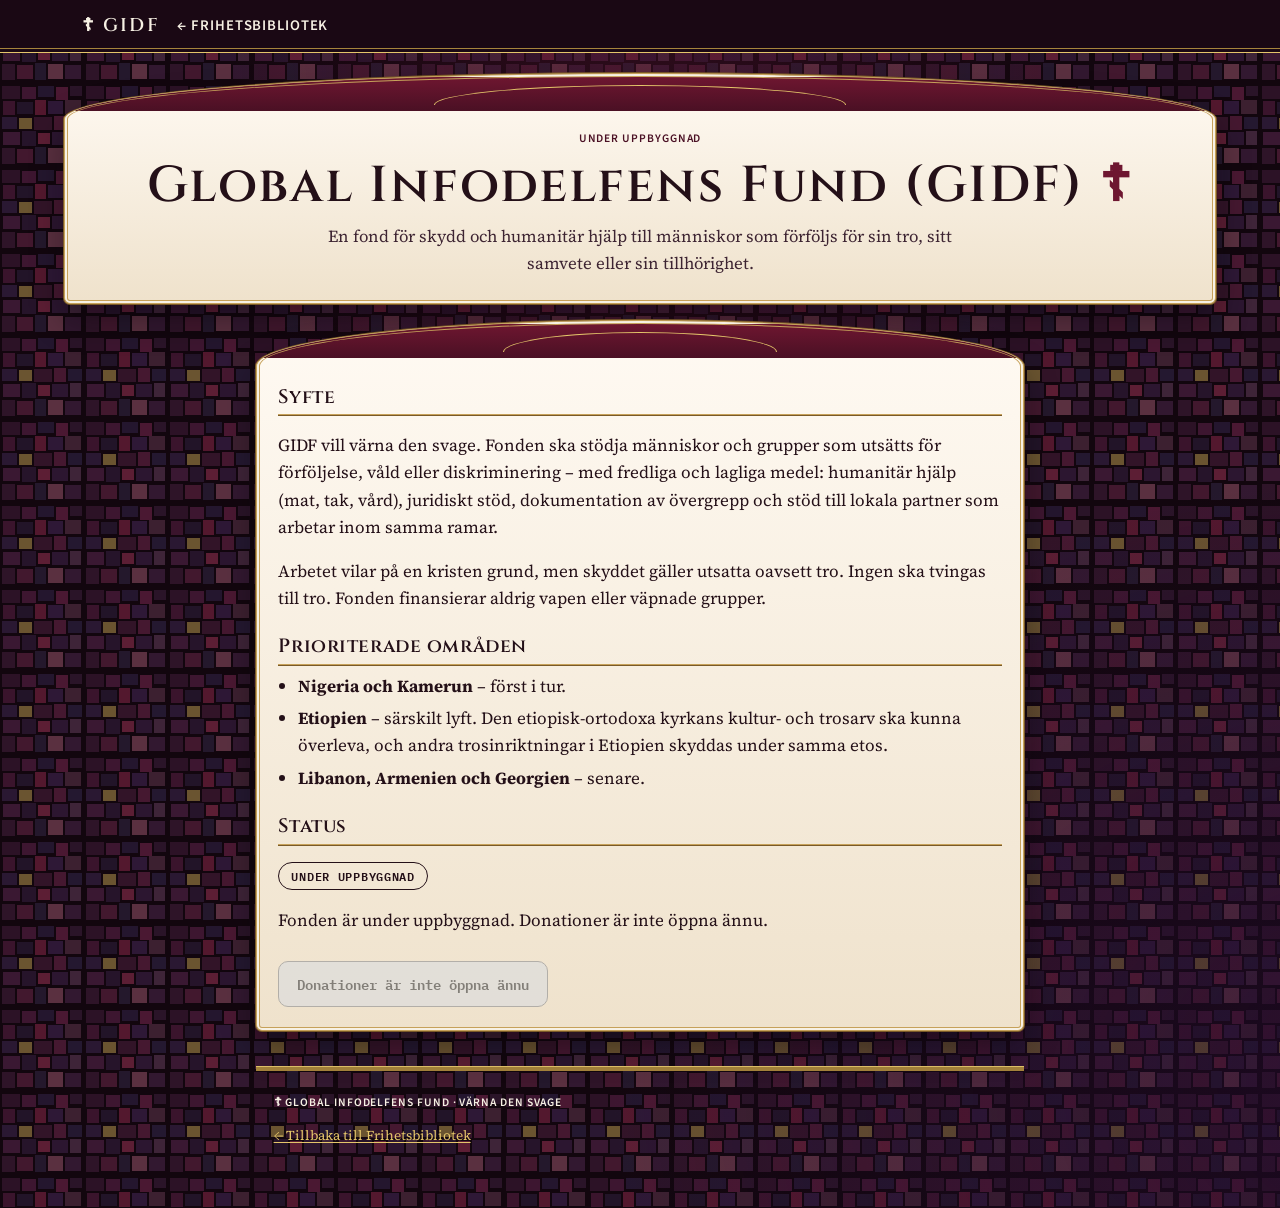
<file: gidf.html>
<!DOCTYPE html>
<html lang="sv">
<head>
  <meta charset="UTF-8" />
  <meta name="viewport" content="width=device-width, initial-scale=1" />
  <title>Global Infodelfens Fund (GIDF) · Frihetsbibliotek</title>
  <meta name="description" content="Global Infodelfens Fund (GIDF) – en fond under uppbyggnad för skydd och humanitär hjälp till människor som förföljs för sin tro. Donationer är inte öppna ännu." />
  <link rel="icon" href="assets/favicon.svg" type="image/svg+xml" />
  <link rel="stylesheet" href="https://fonts.googleapis.com/css2?family=Cinzel:wght@500;600;700&family=Cormorant+Garamond:ital,wght@0,500;0,600;0,700;1,500&family=IBM+Plex+Mono:wght@400;500&family=Source+Sans+3:ital,wght@0,400;0,600;1,400&family=Source+Serif+4:ital,opsz,wght@0,8..60,400;0,8..60,600;1,8..60,400&display=swap" />
  <link rel="stylesheet" href="style.css" />
  <style>
    .gidf-status { display:inline-block; border:1px solid currentColor; border-radius:999px; padding:.2rem .75rem; font:600 .75rem "IBM Plex Mono", monospace; letter-spacing:.06em; text-transform:uppercase; }
    .gidf-donate { display:inline-block; margin-top:.6rem; border:1px solid #999; background:#ddd; color:#555; border-radius:10px; padding:.65rem 1.1rem; font:600 .9rem "IBM Plex Mono", monospace; cursor:not-allowed; opacity:.7; }
    article.prose ul { margin:.4rem 0 1rem; padding-left:1.2rem; }
    article.prose li { margin:.35rem 0; }
  </style>
</head>
<body>
  <nav class="top" aria-label="Navigering">
    <div class="inner">
      <span class="brand">☦ GIDF</span>
      <a href="index.html">← Frihetsbibliotek</a>
    </div>
  </nav>

  <header class="hero">
    <p class="stamp">Under uppbyggnad</p>
    <h1>Global Infodelfens Fund (GIDF) <span class="ox">☦</span></h1>
    <p class="lede">En fond för skydd och humanitär hjälp till människor som förföljs för sin tro, sitt samvete eller sin tillhörighet.</p>
  </header>

  <article class="prose">
    <h2>Syfte</h2>
    <p>GIDF vill värna den svage. Fonden ska stödja människor och grupper som utsätts för förföljelse, våld eller diskriminering – med fredliga och lagliga medel: humanitär hjälp (mat, tak, vård), juridiskt stöd, dokumentation av övergrepp och stöd till lokala partner som arbetar inom samma ramar.</p>
    <p>Arbetet vilar på en kristen grund, men skyddet gäller utsatta oavsett tro. Ingen ska tvingas till tro. Fonden finansierar aldrig vapen eller väpnade grupper.</p>

    <h2>Prioriterade områden</h2>
    <ul>
      <li><b>Nigeria och Kamerun</b> – först i tur.</li>
      <li><b>Etiopien</b> – särskilt lyft. Den etiopisk-ortodoxa kyrkans kultur- och trosarv ska kunna överleva, och andra trosinriktningar i Etiopien skyddas under samma etos.</li>
      <li><b>Libanon, Armenien och Georgien</b> – senare.</li>
    </ul>

    <h2>Status</h2>
    <p><span class="gidf-status">Under uppbyggnad</span></p>
    <p>Fonden är under uppbyggnad. Donationer är inte öppna ännu.</p>
    <button class="gidf-donate" type="button" disabled aria-disabled="true">Donationer är inte öppna ännu</button>
  </article>

  <footer class="site">
    <p class="stamp">☦ Global Infodelfens Fund · värna den svage</p>
    <p class="mute"><a href="index.html">← Tillbaka till Frihetsbibliotek</a></p>
  </footer>
</body>
</html>
</file>
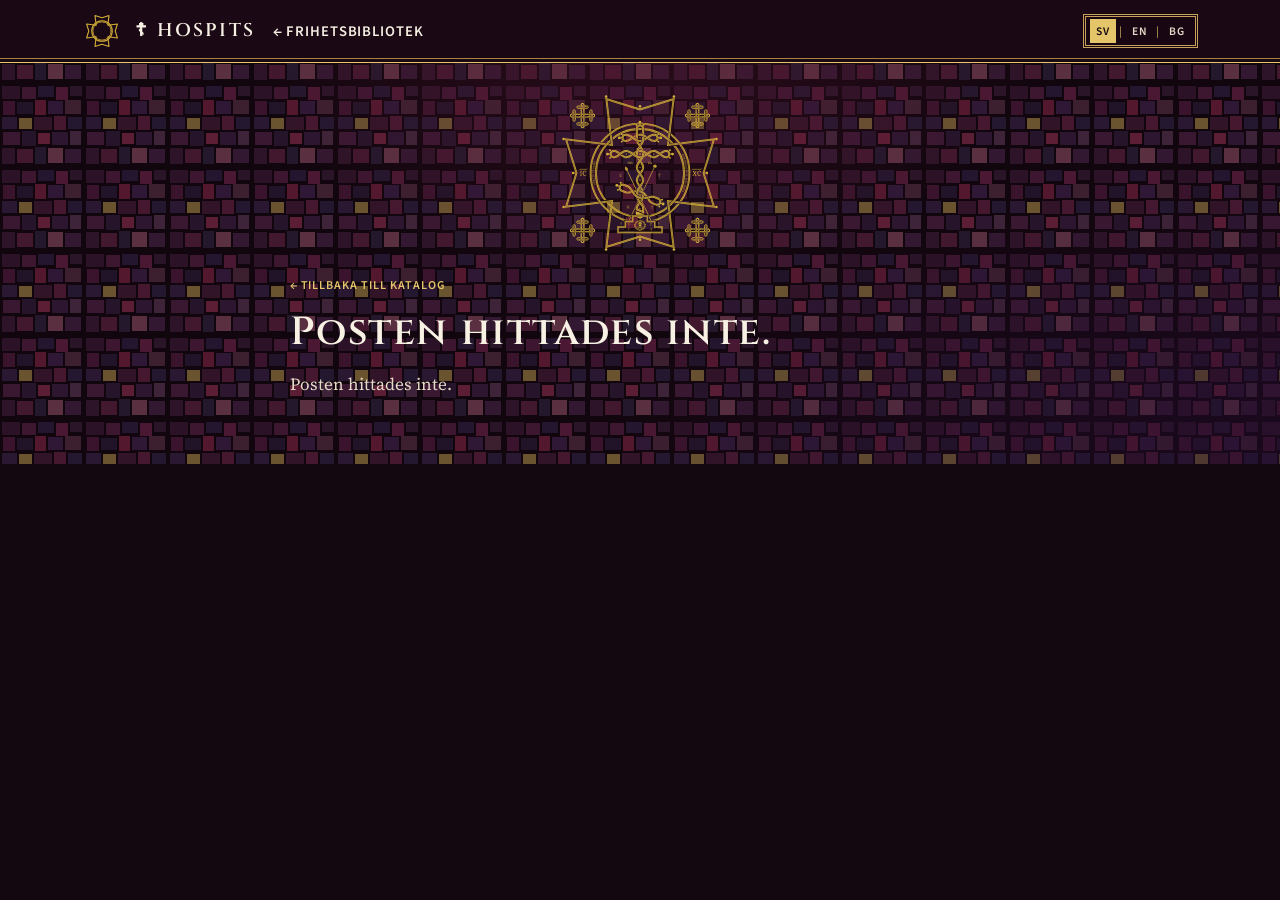
<file: post.html>
<!DOCTYPE html>
<html lang="sv">
<head>
  <meta charset="UTF-8" />
  <meta name="viewport" content="width=device-width, initial-scale=1" />
  <title data-i18n-doc="post.docTitle">Katalogpost · Frihetsbibliotek</title>
  <link rel="icon" href="assets/favicon.svg" type="image/svg+xml" />
  <meta property="og:image" content="https://artificer-vault-hivemindsysop.github.io/frihetsbibliotek-sida/assets/korsemblem-porfyr.svg" />
  <link rel="stylesheet" href="https://fonts.googleapis.com/css2?family=Cinzel:wght@500;600;700&family=Cormorant+Garamond:ital,wght@0,500;0,600;0,700;1,500&family=IBM+Plex+Mono:wght@400;500&family=Source+Sans+3:ital,wght@0,400;0,600;1,400&family=Source+Serif+4:ital,opsz,wght@0,8..60,400;0,8..60,600;1,8..60,400&display=swap" />
  <link rel="stylesheet" href="style.css" />
</head>
<body>
  <nav class="top" data-i18n-aria="nav.aria" aria-label="Navigering">
    <div class="inner">
      <img class="emblem emblem-nav" src="assets/korsemblem-mark-guld.svg" width="44" height="44" alt="Korsémblem" data-i18n-alt="emblem.alt" />
      <span class="brand" data-i18n="nav.brand">☦ Hospits</span>
      <a href="frihet.html" data-i18n="nav.home">← Frihetsbibliotek</a>
    </div>
  </nav>
  <main class="post">
    <img class="emblem emblem-hero" src="assets/korsemblem-guld.svg" width="168" height="168" alt="Korsémblem" data-i18n-alt="emblem.alt" />
    <a class="back" href="frihet.html" data-i18n="post.back">← Tillbaka till katalog</a>
    <h1 id="post-title" data-i18n="post.loading">laddar…</h1>
    <div class="panel" id="post-panel" hidden>
      <p class="vault" data-i18n="post.vaultNote">Fullständig text ligger i valvet. Här visas etikett, typ och filväg.</p>
      <dl id="post-fields">
        <div class="row"><dt data-i18n="post.typ">Typ</dt><dd id="post-typ"></dd></div>
        <div class="row"><dt data-i18n="post.fil">Fil</dt><dd id="post-fil"></dd></div>
      </dl>
    </div>
    <p class="missing" id="post-error" hidden data-i18n="post.missing">Posten hittades inte.</p>
  </main>
  <script src="i18n.js"></script>
  <script>
    const params = new URLSearchParams(location.search);
    const id = params.get('id') || '';
    const title = document.getElementById('post-title');
    const panel = document.getElementById('post-panel');
    const error = document.getElementById('post-error');
    let current = null;
    function paint() {
      if (!current) return;
      title.textContent = current.etikett || current.id || '';
      document.getElementById('post-typ').textContent = window.FrihetI18n ? FrihetI18n.typLabel(current.typ) : (current.typ || 'post');
      document.getElementById('post-fil').textContent = current.fil || '';
      const docTitle = window.FrihetI18n ? FrihetI18n.t('post.docTitle') : 'Frihetsbibliotek';
      document.title = (current.etikett || current.id || 'post') + ' · ' + docTitle;
    }
    fetch('./frihet-katalog.json?t=' + Date.now(), {cache:'no-store'})
      .then(response => { if (!response.ok) throw new Error('catalog'); return response.json(); })
      .then(catalog => {
        const post = Array.isArray(catalog.poster) ? catalog.poster.find(item => String(item.id) === id) : null;
        if (!post) throw new Error('missing');
        current = post;
        panel.hidden = false;
        paint();
      })
      .catch(() => {
        title.textContent = window.FrihetI18n ? FrihetI18n.t('post.missing') : 'Posten hittades inte.';
        error.hidden = false;
      });
    document.addEventListener('frihet-lang', paint);
  </script>
</body>
</html>
</file>
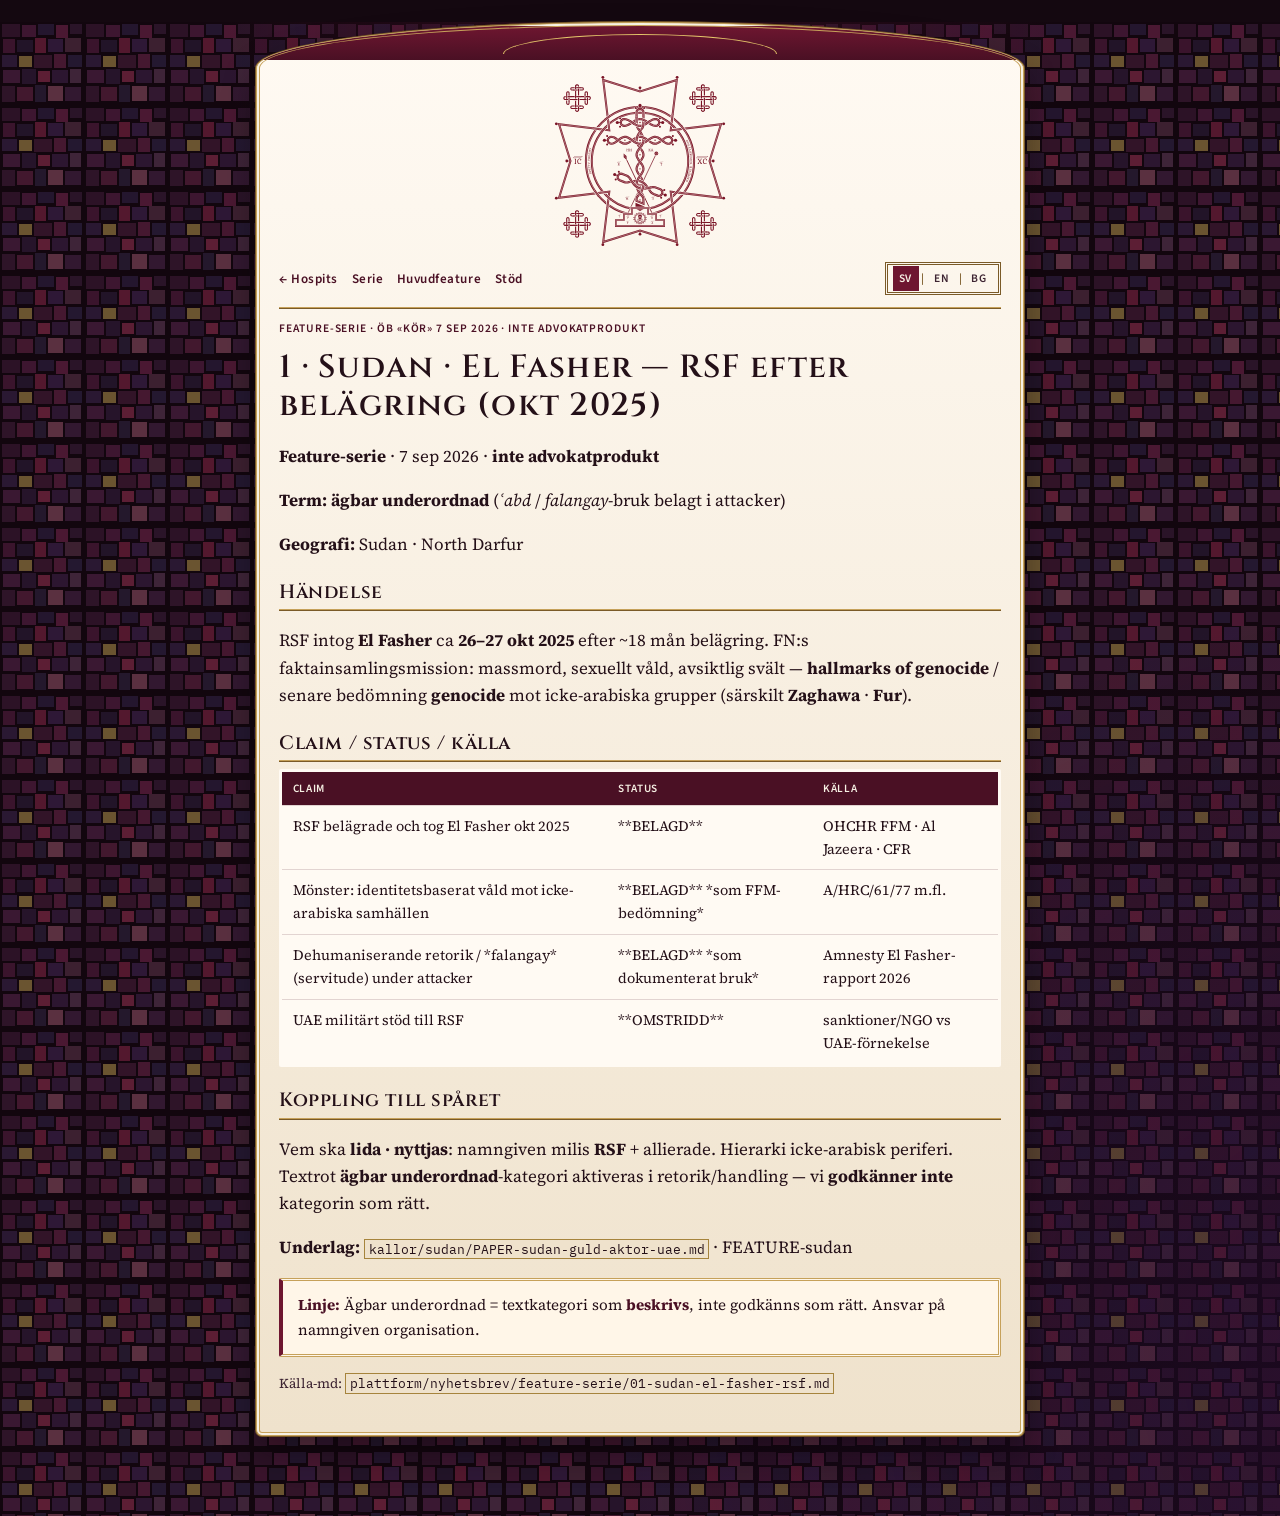
<file: feature/01-sudan-el-fasher-rsf.html>
<!DOCTYPE html>
<html lang="sv"><head>
<meta charset="UTF-8" />
<meta name="viewport" content="width=device-width, initial-scale=1" />
<title>1 · Sudan · El Fasher — RSF efter belägring (okt 2025) · Frihetsbibliotek</title>
<link rel="icon" href="../assets/favicon.svg" type="image/svg+xml" />
<meta property="og:image" content="https://artificer-vault-hivemindsysop.github.io/frihetsbibliotek-sida/assets/korsemblem-porfyr.svg" />
<link rel="stylesheet" href="https://fonts.googleapis.com/css2?family=Cinzel:wght@500;600;700&family=Cormorant+Garamond:ital,wght@0,500;0,600;0,700;1,500&family=IBM+Plex+Mono:wght@400;500&family=Source+Sans+3:ital,wght@0,400;0,600;1,400&family=Source+Serif+4:ital,opsz,wght@0,8..60,400;0,8..60,600;1,8..60,400&display=swap" />
<link rel="stylesheet" href="../style.css" />
</head><body>
<div class="wrap">
<img class="emblem emblem-on-light" src="../assets/korsemblem-rod.svg" width="180" height="180" alt="Korsémblem" data-i18n-alt="emblem.alt" />
<nav>
  <a href="../frihet.html" data-i18n="nav.back">← Hospits</a>
  <a href="index.html" data-i18n="featureArt.navSerie">Serie</a>
  <a href="../frihet-sudan-guld.html" data-i18n="nav.huvudfeature">Huvudfeature</a>
  <a href="../frihet.html#stod" data-i18n="nav.stod">Stöd</a>
</nav>
<p class="stamp" data-i18n="featureArt.stamp">Feature-serie · ÖB «Kör» 7 sep 2026 · inte advokatprodukt</p>
<h1>1 · Sudan · El Fasher — RSF efter belägring (okt 2025)</h1>
<p><b>Feature-serie</b> · 7 sep 2026 · <b>inte advokatprodukt</b>  </p>
<p><b>Term:</b> <b>ägbar underordnad</b> (<i>ʿabd</i> / <i>falangay</i>-bruk belagt i attacker)  </p>
<p><b>Geografi:</b> Sudan · North Darfur</p>
<h2>Händelse</h2>
<p>RSF intog <b>El Fasher</b> ca <b>26–27 okt 2025</b> efter ~18 mån belägring. FN:s faktainsamlingsmission: massmord, sexuellt våld, avsiktlig svält — <b>hallmarks of genocide</b> / senare bedömning <b>genocide</b> mot icke-arabiska grupper (särskilt <b>Zaghawa</b> · <b>Fur</b>).</p>
<h2>Claim / status / källa</h2>
<table>
<tr><th>Claim</th><th>Status</th><th>Källa</th></tr>
<tr><td>RSF belägrade och tog El Fasher okt 2025</td><td>**BELAGD**</td><td>OHCHR FFM · Al Jazeera · CFR</td></tr>
<tr><td>Mönster: identitetsbaserat våld mot icke-arabiska samhällen</td><td>**BELAGD** *som FFM-bedömning*</td><td>A/HRC/61/77 m.fl.</td></tr>
<tr><td>Dehumaniserande retorik / *falangay* (servitude) under attacker</td><td>**BELAGD** *som dokumenterat bruk*</td><td>Amnesty El Fasher-rapport 2026</td></tr>
<tr><td>UAE militärt stöd till RSF</td><td>**OMSTRIDD**</td><td>sanktioner/NGO vs UAE-förnekelse</td></tr>
</table>
<h2>Koppling till spåret</h2>
<p>Vem ska <b>lida · nyttjas</b>: namngiven milis <b>RSF</b> + allierade. Hierarki icke-arabisk periferi. Textrot <b>ägbar underordnad</b>-kategori aktiveras i retorik/handling — vi <b>godkänner inte</b> kategorin som rätt.</p>
<p><b>Underlag:</b> <code>kallor/sudan/PAPER-sudan-guld-aktor-uae.md</code> · FEATURE-sudan</p>
<div class="callout"><b>Linje:</b> Ägbar underordnad = textkategori som <b>beskrivs</b>, inte godkänns som rätt. Ansvar på namngiven organisation.</div>
<p class="mute" style="font-size:.85rem">Källa-md: <code>plattform/nyhetsbrev/feature-serie/01-sudan-el-fasher-rsf.md</code></p>
</div><script src="../i18n.js"></script>
</body></html>
</file>
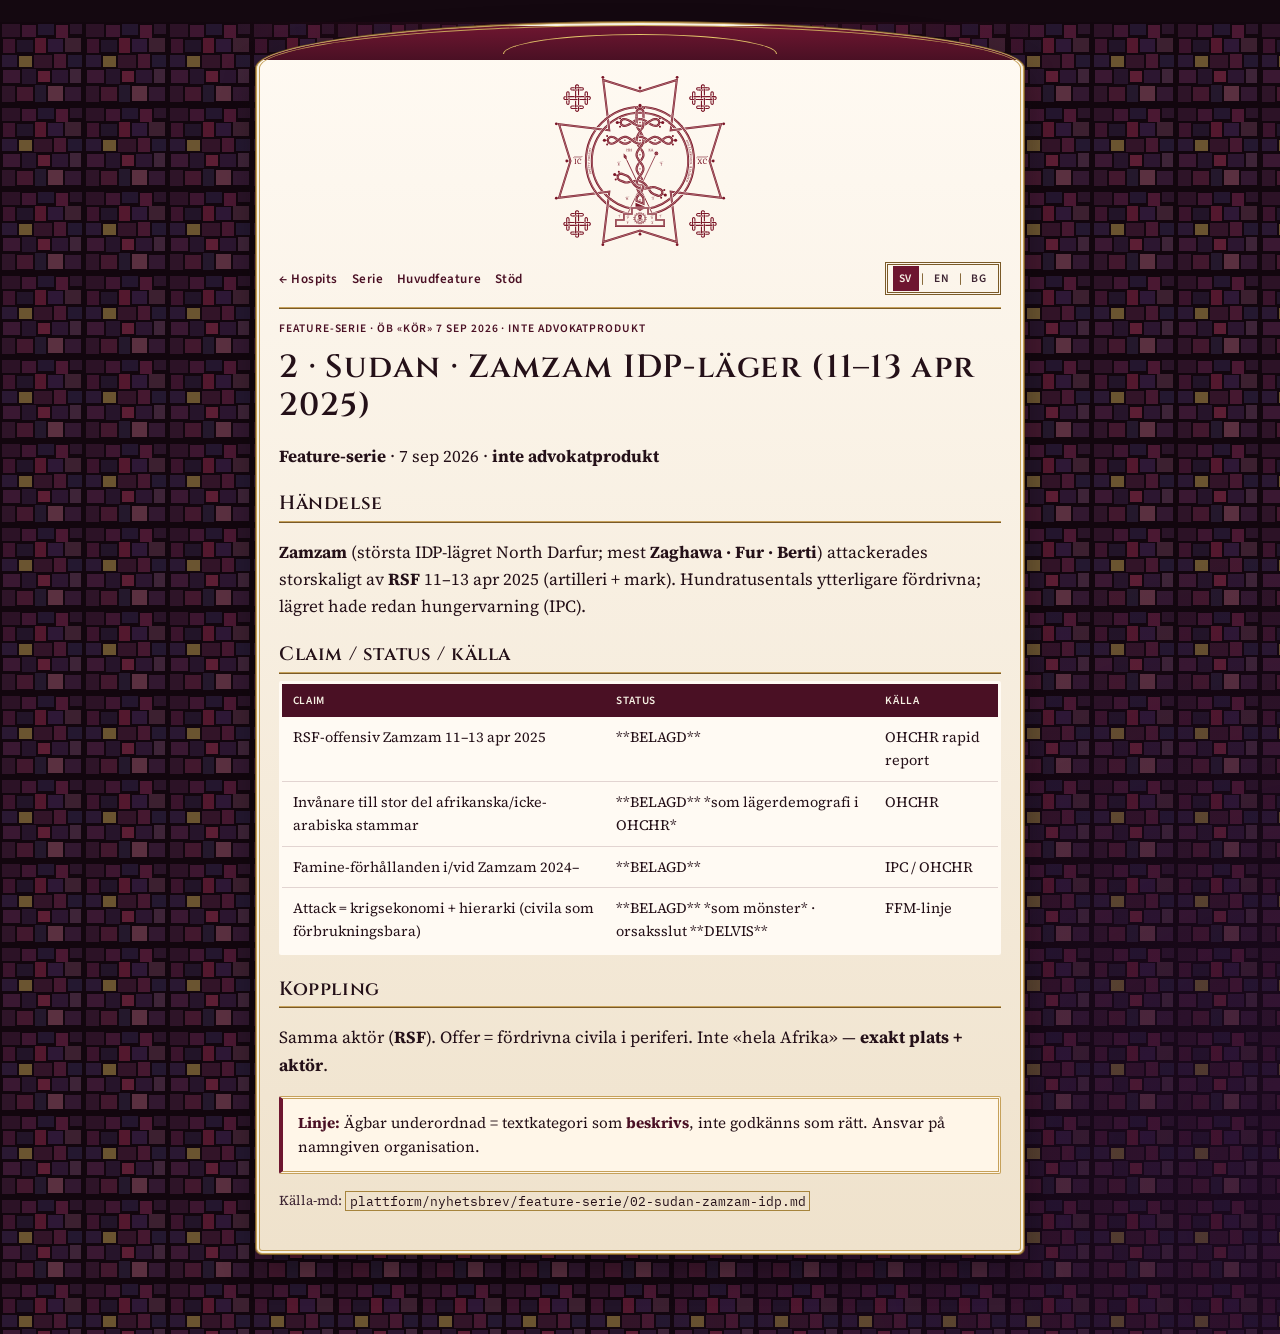
<file: feature/02-sudan-zamzam-idp.html>
<!DOCTYPE html>
<html lang="sv"><head>
<meta charset="UTF-8" />
<meta name="viewport" content="width=device-width, initial-scale=1" />
<title>2 · Sudan · Zamzam IDP-läger (11–13 apr 2025) · Frihetsbibliotek</title>
<link rel="icon" href="../assets/favicon.svg" type="image/svg+xml" />
<meta property="og:image" content="https://artificer-vault-hivemindsysop.github.io/frihetsbibliotek-sida/assets/korsemblem-porfyr.svg" />
<link rel="stylesheet" href="https://fonts.googleapis.com/css2?family=Cinzel:wght@500;600;700&family=Cormorant+Garamond:ital,wght@0,500;0,600;0,700;1,500&family=IBM+Plex+Mono:wght@400;500&family=Source+Sans+3:ital,wght@0,400;0,600;1,400&family=Source+Serif+4:ital,opsz,wght@0,8..60,400;0,8..60,600;1,8..60,400&display=swap" />
<link rel="stylesheet" href="../style.css" />
</head><body>
<div class="wrap">
<img class="emblem emblem-on-light" src="../assets/korsemblem-rod.svg" width="180" height="180" alt="Korsémblem" data-i18n-alt="emblem.alt" />
<nav>
  <a href="../frihet.html" data-i18n="nav.back">← Hospits</a>
  <a href="index.html" data-i18n="featureArt.navSerie">Serie</a>
  <a href="../frihet-sudan-guld.html" data-i18n="nav.huvudfeature">Huvudfeature</a>
  <a href="../frihet.html#stod" data-i18n="nav.stod">Stöd</a>
</nav>
<p class="stamp" data-i18n="featureArt.stamp">Feature-serie · ÖB «Kör» 7 sep 2026 · inte advokatprodukt</p>
<h1>2 · Sudan · Zamzam IDP-läger (11–13 apr 2025)</h1>
<p><b>Feature-serie</b> · 7 sep 2026 · <b>inte advokatprodukt</b></p>
<h2>Händelse</h2>
<p><b>Zamzam</b> (största IDP-lägret North Darfur; mest <b>Zaghawa · Fur · Berti</b>) attackerades storskaligt av <b>RSF</b> 11–13 apr 2025 (artilleri + mark). Hundratusentals ytterligare fördrivna; lägret hade redan hungervarning (IPC).</p>
<h2>Claim / status / källa</h2>
<table>
<tr><th>Claim</th><th>Status</th><th>Källa</th></tr>
<tr><td>RSF-offensiv Zamzam 11–13 apr 2025</td><td>**BELAGD**</td><td>OHCHR rapid report</td></tr>
<tr><td>Invånare till stor del afrikanska/icke-arabiska stammar</td><td>**BELAGD** *som lägerdemografi i OHCHR*</td><td>OHCHR</td></tr>
<tr><td>Famine-förhållanden i/vid Zamzam 2024–</td><td>**BELAGD**</td><td>IPC / OHCHR</td></tr>
<tr><td>Attack = krigsekonomi + hierarki (civila som förbrukningsbara)</td><td>**BELAGD** *som mönster* · orsaksslut **DELVIS**</td><td>FFM-linje</td></tr>
</table>
<h2>Koppling</h2>
<p>Samma aktör (<b>RSF</b>). Offer = fördrivna civila i periferi. Inte «hela Afrika» — <b>exakt plats + aktör</b>.</p>
<div class="callout"><b>Linje:</b> Ägbar underordnad = textkategori som <b>beskrivs</b>, inte godkänns som rätt. Ansvar på namngiven organisation.</div>
<p class="mute" style="font-size:.85rem">Källa-md: <code>plattform/nyhetsbrev/feature-serie/02-sudan-zamzam-idp.md</code></p>
</div><script src="../i18n.js"></script>
</body></html>
</file>
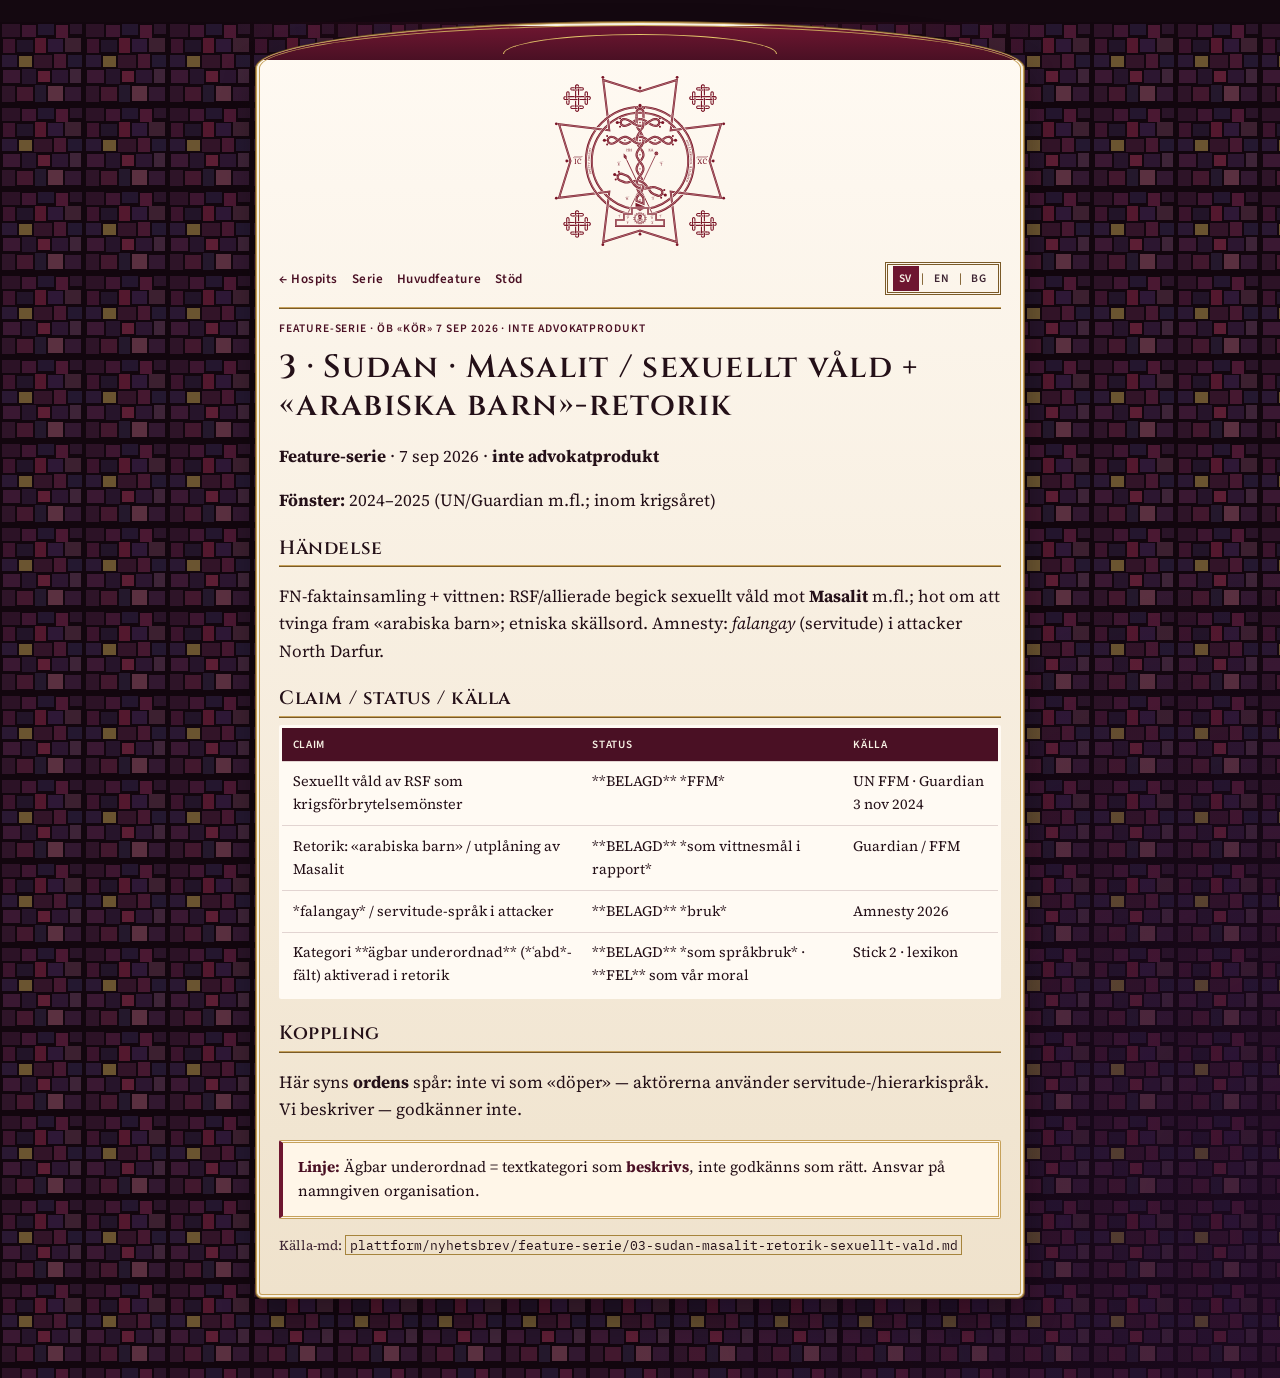
<file: feature/03-sudan-masalit-retorik-sexuellt-vald.html>
<!DOCTYPE html>
<html lang="sv"><head>
<meta charset="UTF-8" />
<meta name="viewport" content="width=device-width, initial-scale=1" />
<title>3 · Sudan · Masalit / sexuellt våld + «arabiska barn»-retorik · Frihetsbibliotek</title>
<link rel="icon" href="../assets/favicon.svg" type="image/svg+xml" />
<meta property="og:image" content="https://artificer-vault-hivemindsysop.github.io/frihetsbibliotek-sida/assets/korsemblem-porfyr.svg" />
<link rel="stylesheet" href="https://fonts.googleapis.com/css2?family=Cinzel:wght@500;600;700&family=Cormorant+Garamond:ital,wght@0,500;0,600;0,700;1,500&family=IBM+Plex+Mono:wght@400;500&family=Source+Sans+3:ital,wght@0,400;0,600;1,400&family=Source+Serif+4:ital,opsz,wght@0,8..60,400;0,8..60,600;1,8..60,400&display=swap" />
<link rel="stylesheet" href="../style.css" />
</head><body>
<div class="wrap">
<img class="emblem emblem-on-light" src="../assets/korsemblem-rod.svg" width="180" height="180" alt="Korsémblem" data-i18n-alt="emblem.alt" />
<nav>
  <a href="../frihet.html" data-i18n="nav.back">← Hospits</a>
  <a href="index.html" data-i18n="featureArt.navSerie">Serie</a>
  <a href="../frihet-sudan-guld.html" data-i18n="nav.huvudfeature">Huvudfeature</a>
  <a href="../frihet.html#stod" data-i18n="nav.stod">Stöd</a>
</nav>
<p class="stamp" data-i18n="featureArt.stamp">Feature-serie · ÖB «Kör» 7 sep 2026 · inte advokatprodukt</p>
<h1>3 · Sudan · Masalit / sexuellt våld + «arabiska barn»-retorik</h1>
<p><b>Feature-serie</b> · 7 sep 2026 · <b>inte advokatprodukt</b>  </p>
<p><b>Fönster:</b> 2024–2025 (UN/Guardian m.fl.; inom krigsåret)</p>
<h2>Händelse</h2>
<p>FN-faktainsamling + vittnen: RSF/allierade begick sexuellt våld mot <b>Masalit</b> m.fl.; hot om att tvinga fram «arabiska barn»; etniska skällsord. Amnesty: <i>falangay</i> (servitude) i attacker North Darfur.</p>
<h2>Claim / status / källa</h2>
<table>
<tr><th>Claim</th><th>Status</th><th>Källa</th></tr>
<tr><td>Sexuellt våld av RSF som krigsförbrytelsemönster</td><td>**BELAGD** *FFM*</td><td>UN FFM · Guardian 3 nov 2024</td></tr>
<tr><td>Retorik: «arabiska barn» / utplåning av Masalit</td><td>**BELAGD** *som vittnesmål i rapport*</td><td>Guardian / FFM</td></tr>
<tr><td>*falangay* / servitude-språk i attacker</td><td>**BELAGD** *bruk*</td><td>Amnesty 2026</td></tr>
<tr><td>Kategori **ägbar underordnad** (*ʿabd*-fält) aktiverad i retorik</td><td>**BELAGD** *som språkbruk* · **FEL** som vår moral</td><td>Stick 2 · lexikon</td></tr>
</table>
<h2>Koppling</h2>
<p>Här syns <b>ordens</b> spår: inte vi som «döper» — aktörerna använder servitude-/hierarkispråk. Vi beskriver — godkänner inte.</p>
<div class="callout"><b>Linje:</b> Ägbar underordnad = textkategori som <b>beskrivs</b>, inte godkänns som rätt. Ansvar på namngiven organisation.</div>
<p class="mute" style="font-size:.85rem">Källa-md: <code>plattform/nyhetsbrev/feature-serie/03-sudan-masalit-retorik-sexuellt-vald.md</code></p>
</div><script src="../i18n.js"></script>
</body></html>
</file>
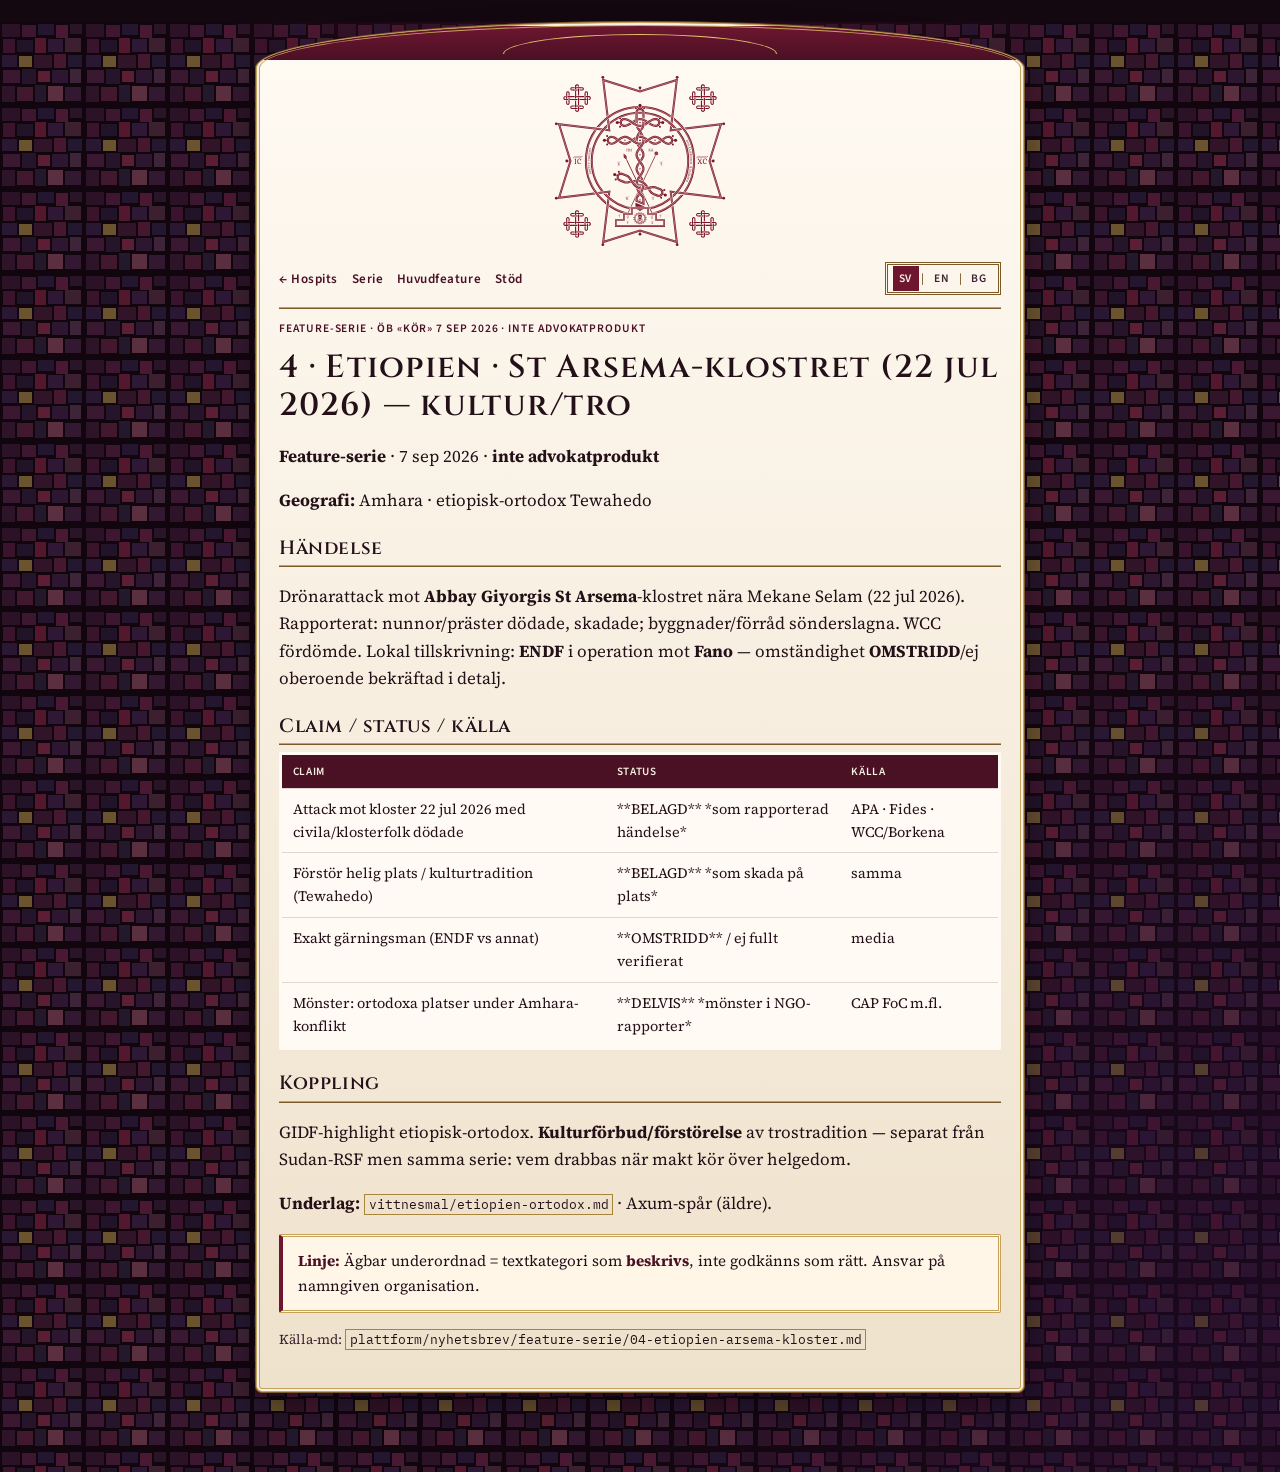
<file: feature/04-etiopien-arsema-kloster.html>
<!DOCTYPE html>
<html lang="sv"><head>
<meta charset="UTF-8" />
<meta name="viewport" content="width=device-width, initial-scale=1" />
<title>4 · Etiopien · St Arsema-klostret (22 jul 2026) — kultur/tro · Frihetsbibliotek</title>
<link rel="icon" href="../assets/favicon.svg" type="image/svg+xml" />
<meta property="og:image" content="https://artificer-vault-hivemindsysop.github.io/frihetsbibliotek-sida/assets/korsemblem-porfyr.svg" />
<link rel="stylesheet" href="https://fonts.googleapis.com/css2?family=Cinzel:wght@500;600;700&family=Cormorant+Garamond:ital,wght@0,500;0,600;0,700;1,500&family=IBM+Plex+Mono:wght@400;500&family=Source+Sans+3:ital,wght@0,400;0,600;1,400&family=Source+Serif+4:ital,opsz,wght@0,8..60,400;0,8..60,600;1,8..60,400&display=swap" />
<link rel="stylesheet" href="../style.css" />
</head><body>
<div class="wrap">
<img class="emblem emblem-on-light" src="../assets/korsemblem-rod.svg" width="180" height="180" alt="Korsémblem" data-i18n-alt="emblem.alt" />
<nav>
  <a href="../frihet.html" data-i18n="nav.back">← Hospits</a>
  <a href="index.html" data-i18n="featureArt.navSerie">Serie</a>
  <a href="../frihet-sudan-guld.html" data-i18n="nav.huvudfeature">Huvudfeature</a>
  <a href="../frihet.html#stod" data-i18n="nav.stod">Stöd</a>
</nav>
<p class="stamp" data-i18n="featureArt.stamp">Feature-serie · ÖB «Kör» 7 sep 2026 · inte advokatprodukt</p>
<h1>4 · Etiopien · St Arsema-klostret (22 jul 2026) — kultur/tro</h1>
<p><b>Feature-serie</b> · 7 sep 2026 · <b>inte advokatprodukt</b>  </p>
<p><b>Geografi:</b> Amhara · etiopisk-ortodox Tewahedo</p>
<h2>Händelse</h2>
<p>Drönarattack mot <b>Abbay Giyorgis St Arsema</b>-klostret nära Mekane Selam (22 jul 2026). Rapporterat: nunnor/präster dödade, skadade; byggnader/förråd sönderslagna. WCC fördömde. Lokal tillskrivning: <b>ENDF</b> i operation mot <b>Fano</b> — omständighet <b>OMSTRIDD</b>/ej oberoende bekräftad i detalj.</p>
<h2>Claim / status / källa</h2>
<table>
<tr><th>Claim</th><th>Status</th><th>Källa</th></tr>
<tr><td>Attack mot kloster 22 jul 2026 med civila/klosterfolk dödade</td><td>**BELAGD** *som rapporterad händelse*</td><td>APA · Fides · WCC/Borkena</td></tr>
<tr><td>Förstör helig plats / kulturtradition (Tewahedo)</td><td>**BELAGD** *som skada på plats*</td><td>samma</td></tr>
<tr><td>Exakt gärningsman (ENDF vs annat)</td><td>**OMSTRIDD** / ej fullt verifierat</td><td>media</td></tr>
<tr><td>Mönster: ortodoxa platser under Amhara-konflikt</td><td>**DELVIS** *mönster i NGO-rapporter*</td><td>CAP FoC m.fl.</td></tr>
</table>
<h2>Koppling</h2>
<p>GIDF-highlight etiopisk-ortodox. <b>Kulturförbud/förstörelse</b> av trostradition — separat från Sudan-RSF men samma serie: vem drabbas när makt kör över helgedom.</p>
<p><b>Underlag:</b> <code>vittnesmal/etiopien-ortodox.md</code> · Axum-spår (äldre).</p>
<div class="callout"><b>Linje:</b> Ägbar underordnad = textkategori som <b>beskrivs</b>, inte godkänns som rätt. Ansvar på namngiven organisation.</div>
<p class="mute" style="font-size:.85rem">Källa-md: <code>plattform/nyhetsbrev/feature-serie/04-etiopien-arsema-kloster.md</code></p>
</div><script src="../i18n.js"></script>
</body></html>
</file>
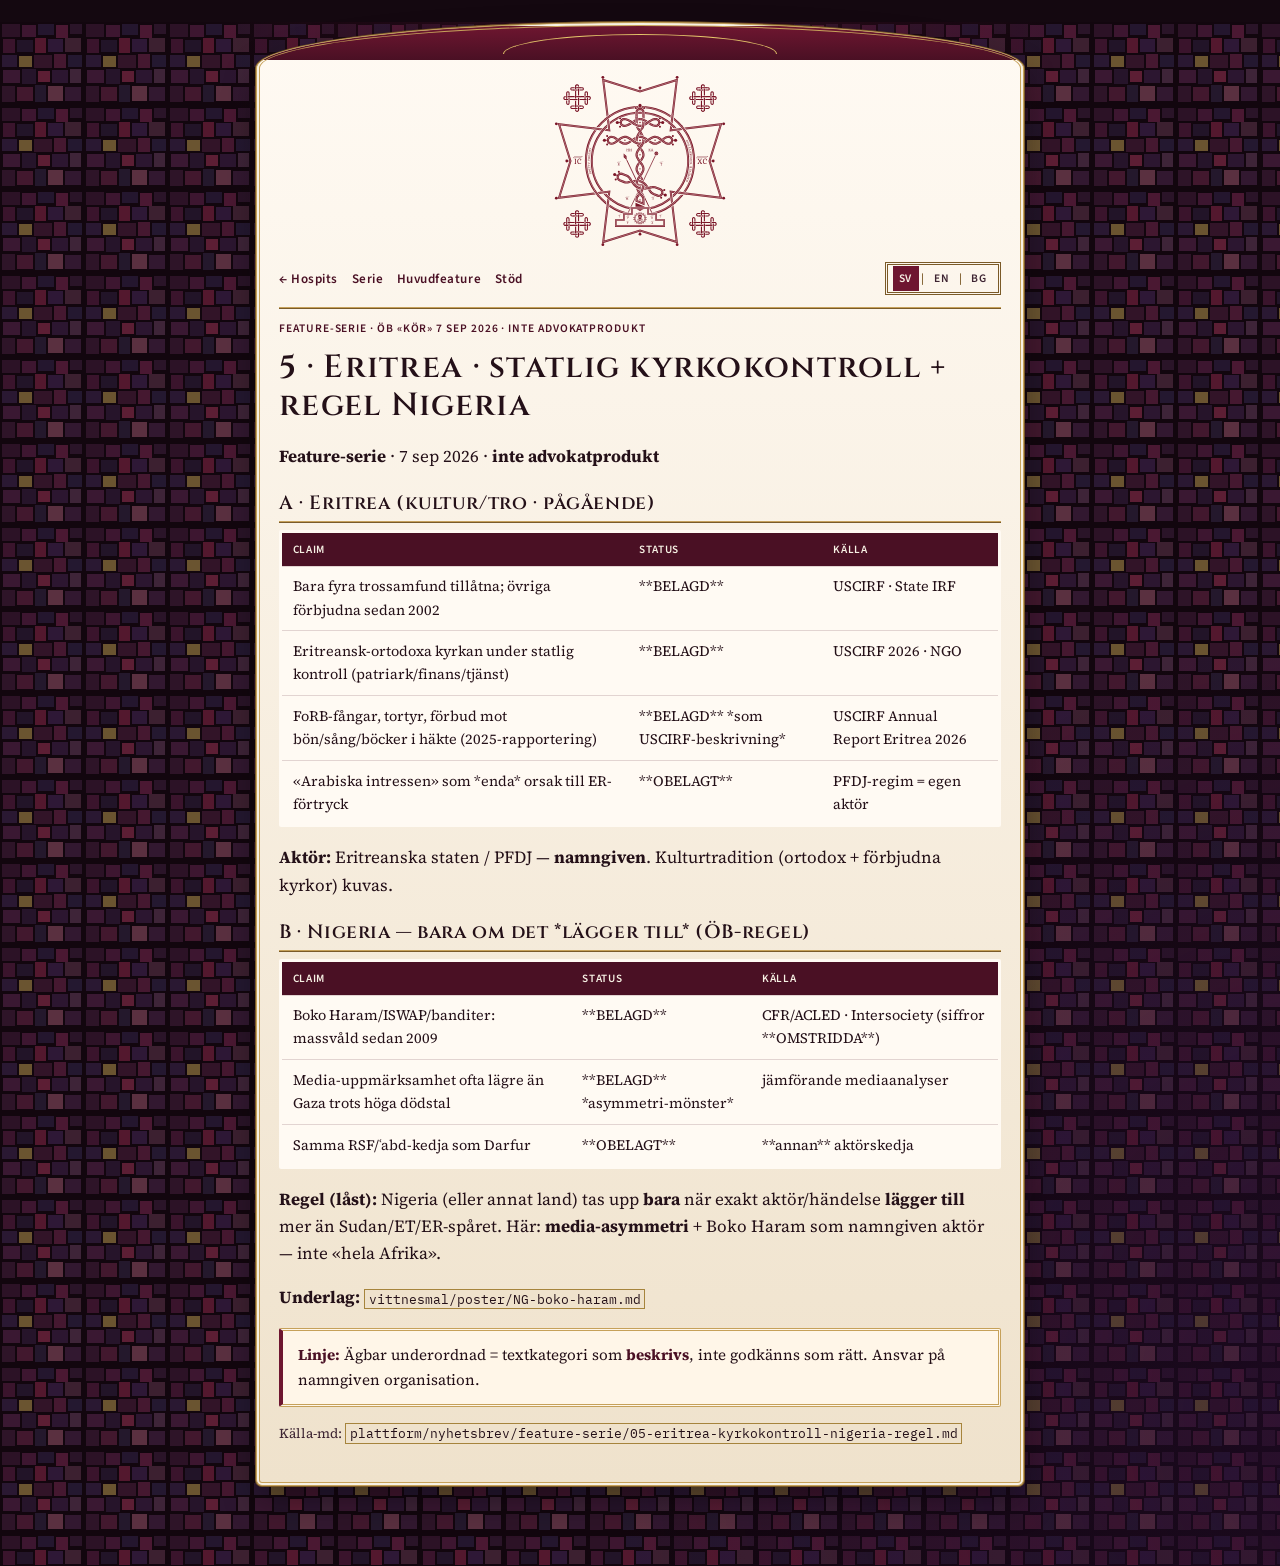
<file: feature/05-eritrea-kyrkokontroll-nigeria-regel.html>
<!DOCTYPE html>
<html lang="sv"><head>
<meta charset="UTF-8" />
<meta name="viewport" content="width=device-width, initial-scale=1" />
<title>5 · Eritrea · statlig kyrkokontroll + regel Nigeria · Frihetsbibliotek</title>
<link rel="icon" href="../assets/favicon.svg" type="image/svg+xml" />
<meta property="og:image" content="https://artificer-vault-hivemindsysop.github.io/frihetsbibliotek-sida/assets/korsemblem-porfyr.svg" />
<link rel="stylesheet" href="https://fonts.googleapis.com/css2?family=Cinzel:wght@500;600;700&family=Cormorant+Garamond:ital,wght@0,500;0,600;0,700;1,500&family=IBM+Plex+Mono:wght@400;500&family=Source+Sans+3:ital,wght@0,400;0,600;1,400&family=Source+Serif+4:ital,opsz,wght@0,8..60,400;0,8..60,600;1,8..60,400&display=swap" />
<link rel="stylesheet" href="../style.css" />
</head><body>
<div class="wrap">
<img class="emblem emblem-on-light" src="../assets/korsemblem-rod.svg" width="180" height="180" alt="Korsémblem" data-i18n-alt="emblem.alt" />
<nav>
  <a href="../frihet.html" data-i18n="nav.back">← Hospits</a>
  <a href="index.html" data-i18n="featureArt.navSerie">Serie</a>
  <a href="../frihet-sudan-guld.html" data-i18n="nav.huvudfeature">Huvudfeature</a>
  <a href="../frihet.html#stod" data-i18n="nav.stod">Stöd</a>
</nav>
<p class="stamp" data-i18n="featureArt.stamp">Feature-serie · ÖB «Kör» 7 sep 2026 · inte advokatprodukt</p>
<h1>5 · Eritrea · statlig kyrkokontroll + regel Nigeria</h1>
<p><b>Feature-serie</b> · 7 sep 2026 · <b>inte advokatprodukt</b></p>
<h2>A · Eritrea (kultur/tro · pågående)</h2>
<table>
<tr><th>Claim</th><th>Status</th><th>Källa</th></tr>
<tr><td>Bara fyra trossamfund tillåtna; övriga förbjudna sedan 2002</td><td>**BELAGD**</td><td>USCIRF · State IRF</td></tr>
<tr><td>Eritreansk-ortodoxa kyrkan under statlig kontroll (patriark/finans/tjänst)</td><td>**BELAGD**</td><td>USCIRF 2026 · NGO</td></tr>
<tr><td>FoRB-fångar, tortyr, förbud mot bön/sång/böcker i häkte (2025-rapportering)</td><td>**BELAGD** *som USCIRF-beskrivning*</td><td>USCIRF Annual Report Eritrea 2026</td></tr>
<tr><td>«Arabiska intressen» som *enda* orsak till ER-förtryck</td><td>**OBELAGT**</td><td>PFDJ-regim = egen aktör</td></tr>
</table>
<p><b>Aktör:</b> Eritreanska staten / PFDJ — <b>namngiven</b>. Kulturtradition (ortodox + förbjudna kyrkor) kuvas.</p>
<h2>B · Nigeria — bara om det *lägger till* (ÖB-regel)</h2>
<table>
<tr><th>Claim</th><th>Status</th><th>Källa</th></tr>
<tr><td>Boko Haram/ISWAP/banditer: massvåld sedan 2009</td><td>**BELAGD**</td><td>CFR/ACLED · Intersociety (siffror **OMSTRIDDA**)</td></tr>
<tr><td>Media-uppmärksamhet ofta lägre än Gaza trots höga dödstal</td><td>**BELAGD** *asymmetri-mönster*</td><td>jämförande mediaanalyser</td></tr>
<tr><td>Samma RSF/ʿabd-kedja som Darfur</td><td>**OBELAGT**</td><td>**annan** aktörskedja</td></tr>
</table>
<p><b>Regel (låst):</b> Nigeria (eller annat land) tas upp <b>bara</b> när exakt aktör/händelse <b>lägger till</b> mer än Sudan/ET/ER-spåret. Här: <b>media-asymmetri</b> + Boko Haram som namngiven aktör — inte «hela Afrika».</p>
<p><b>Underlag:</b> <code>vittnesmal/poster/NG-boko-haram.md</code></p>
<div class="callout"><b>Linje:</b> Ägbar underordnad = textkategori som <b>beskrivs</b>, inte godkänns som rätt. Ansvar på namngiven organisation.</div>
<p class="mute" style="font-size:.85rem">Källa-md: <code>plattform/nyhetsbrev/feature-serie/05-eritrea-kyrkokontroll-nigeria-regel.md</code></p>
</div><script src="../i18n.js"></script>
</body></html>
</file>
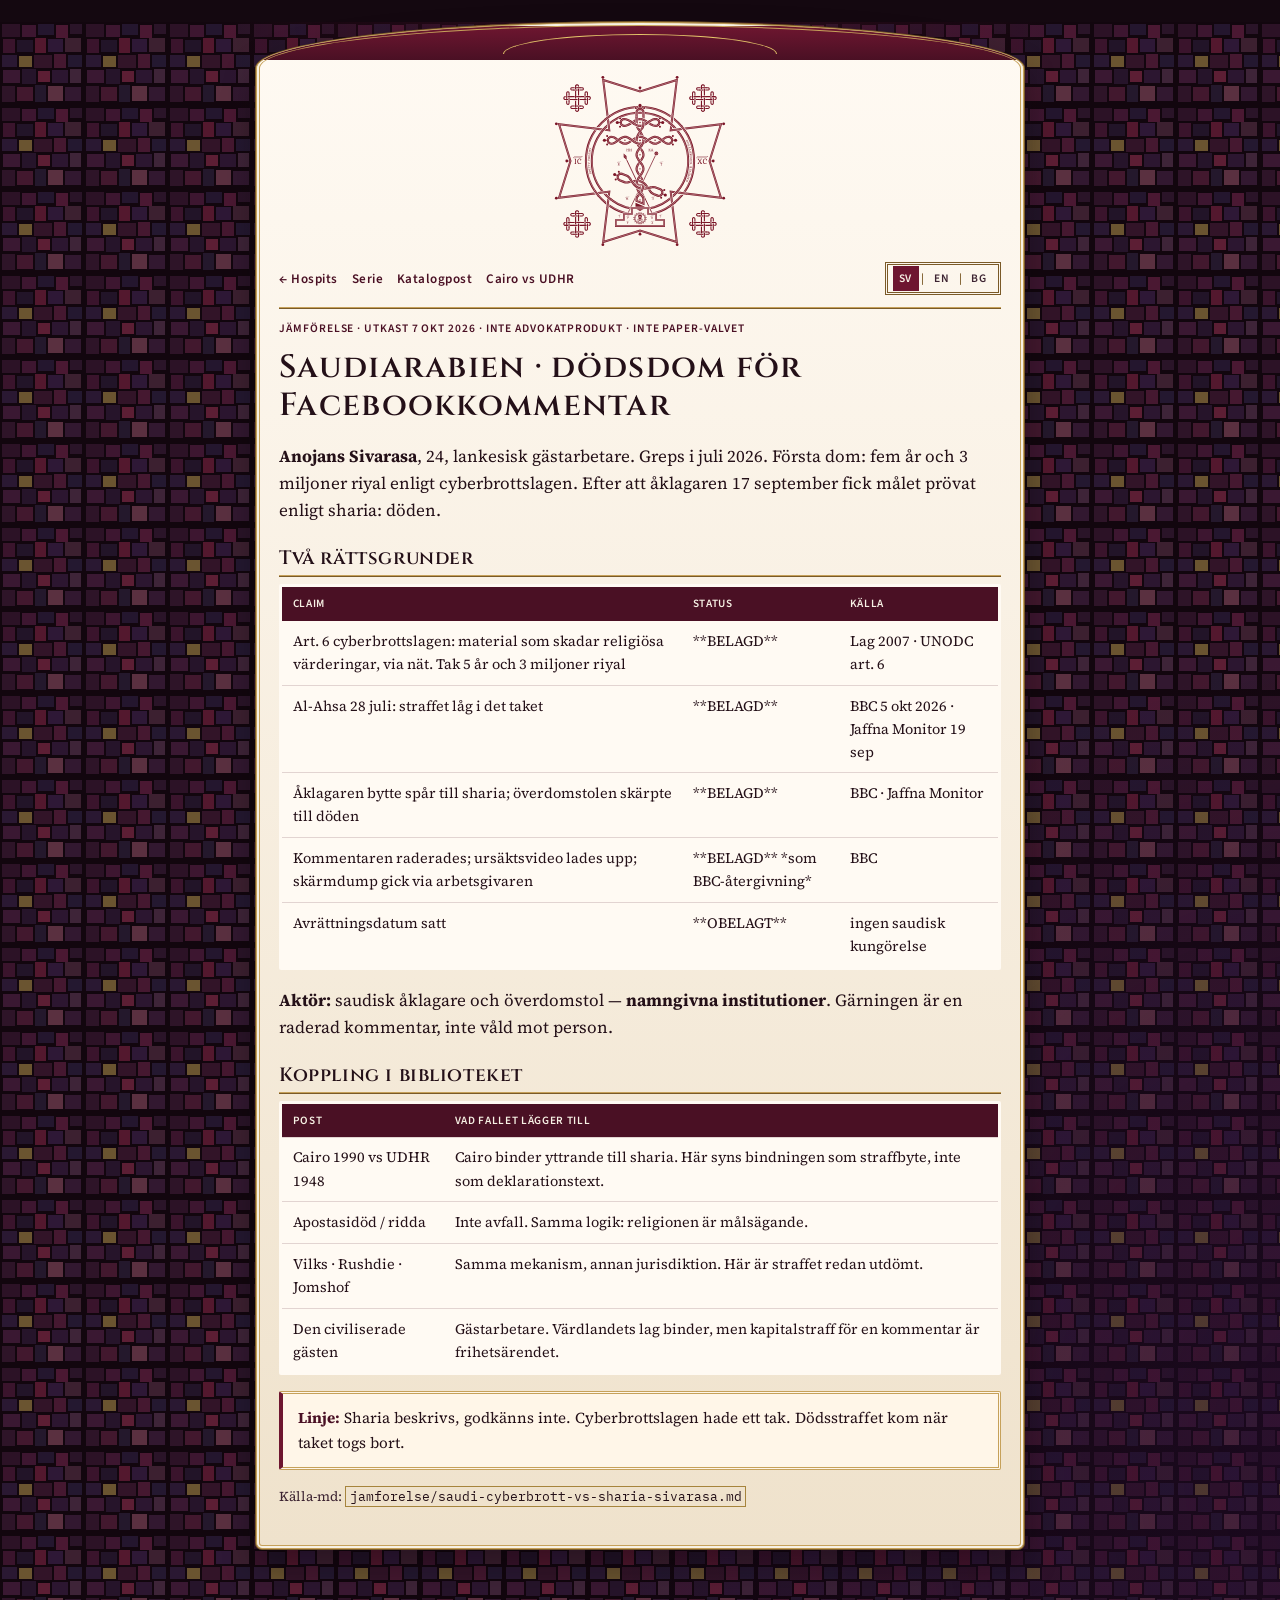
<file: feature/06-saudi-facebook-sharia.html>
<!DOCTYPE html>
<html lang="sv"><head>
<meta charset="UTF-8" />
<meta name="viewport" content="width=device-width, initial-scale=1" />
<title>Saudiarabien · Facebookkommentar · sharia mot cyberbrottslagen · Frihetsbibliotek</title>
<link rel="icon" href="../assets/favicon.svg" type="image/svg+xml" />
<meta property="og:image" content="https://artificer-vault-hivemindsysop.github.io/frihetsbibliotek-sida/assets/korsemblem-porfyr.svg" />
<link rel="stylesheet" href="https://fonts.googleapis.com/css2?family=Cinzel:wght@500;600;700&family=Cormorant+Garamond:ital,wght@0,500;0,600;0,700;1,500&family=IBM+Plex+Mono:wght@400;500&family=Source+Sans+3:ital,wght@0,400;0,600;1,400&family=Source+Serif+4:ital,opsz,wght@0,8..60,400;0,8..60,600;1,8..60,400&display=swap" />
<link rel="stylesheet" href="../style.css" /></head><body>
<div class="wrap">
<img class="emblem emblem-on-light" src="../assets/korsemblem-rod.svg" width="180" height="180" alt="Korsémblem" />
<nav>
  <a href="../frihet.html">← Hospits</a>
  <a href="index.html">Serie</a>
  <a href="../post.html?id=jamforelse-saudi-cyberbrott-vs-sharia-sivarasa">Katalogpost</a>
  <a href="../post.html?id=jamforelse-cairo-vs-udhr">Cairo vs UDHR</a>
</nav>
<p class="stamp">Jämförelse · utkast 7 okt 2026 · inte advokatprodukt · inte paper-valvet</p>
<h1>Saudiarabien · dödsdom för Facebookkommentar</h1>
<p><b>Anojans Sivarasa</b>, 24, lankesisk gästarbetare. Greps i juli 2026. Första dom: fem år och 3 miljoner riyal enligt cyberbrottslagen. Efter att åklagaren 17 september fick målet prövat enligt sharia: döden.</p>
<h2>Två rättsgrunder</h2>
<table>
<tr><th>Claim</th><th>Status</th><th>Källa</th></tr>
<tr><td>Art. 6 cyberbrottslagen: material som skadar religiösa värderingar, via nät. Tak 5 år och 3 miljoner riyal</td><td>**BELAGD**</td><td>Lag 2007 · UNODC art. 6</td></tr>
<tr><td>Al-Ahsa 28 juli: straffet låg i det taket</td><td>**BELAGD**</td><td>BBC 5 okt 2026 · Jaffna Monitor 19 sep</td></tr>
<tr><td>Åklagaren bytte spår till sharia; överdomstolen skärpte till döden</td><td>**BELAGD**</td><td>BBC · Jaffna Monitor</td></tr>
<tr><td>Kommentaren raderades; ursäktsvideo lades upp; skärmdump gick via arbetsgivaren</td><td>**BELAGD** *som BBC-återgivning*</td><td>BBC</td></tr>
<tr><td>Avrättningsdatum satt</td><td>**OBELAGT**</td><td>ingen saudisk kungörelse</td></tr>
</table>
<p><b>Aktör:</b> saudisk åklagare och överdomstol — <b>namngivna institutioner</b>. Gärningen är en raderad kommentar, inte våld mot person.</p>
<h2>Koppling i biblioteket</h2>
<table>
<tr><th>Post</th><th>Vad fallet lägger till</th></tr>
<tr><td>Cairo 1990 vs UDHR 1948</td><td>Cairo binder yttrande till sharia. Här syns bindningen som straffbyte, inte som deklarationstext.</td></tr>
<tr><td>Apostasidöd / ridda</td><td>Inte avfall. Samma logik: religionen är målsägande.</td></tr>
<tr><td>Vilks · Rushdie · Jomshof</td><td>Samma mekanism, annan jurisdiktion. Här är straffet redan utdömt.</td></tr>
<tr><td>Den civiliserade gästen</td><td>Gästarbetare. Värdlandets lag binder, men kapitalstraff för en kommentar är frihetsärendet.</td></tr>
</table>
<div class="callout"><b>Linje:</b> Sharia beskrivs, godkänns inte. Cyberbrottslagen hade ett tak. Dödsstraffet kom när taket togs bort.</div>
<p class="mute" style="font-size:.85rem">Källa-md: <code>jamforelse/saudi-cyberbrott-vs-sharia-sivarasa.md</code></p>
</div><script src="../i18n.js"></script>
</body></html>
</file>
<file: style.css>
/* Frihetsbibliotek · porphyry field, parchment panels, gold double-rule, cross pattée. */
:root {
  --bg: #140810;
  --bg-nav: #1a0814;
  --crimson: #6e1630;
  --crimson-deep: #4a1024;
  --ink: #241018;
  --ink-soft: #3d2432;
  --ivory: #f7f1e4;
  --ivory-soft: #e6d9c8;
  --gold: #e4c56a;
  --gold-deep: #a6843c;
  --gold-leaf: #c6a15a;
  --parchment: #f7f1e4;
  --parchment-shade: #efe2cc;
  --frame: #7a5a28;
  --serif-display: "Cinzel", "Cormorant Garamond", "Times New Roman", serif;
  --serif-text: "Cormorant Garamond", "Times New Roman", serif;
  --body: "Source Serif 4", "Source Sans 3", "Palatino Linotype", serif;
  --ui: "Source Sans 3", "Segoe UI", sans-serif;
  --mono: "IBM Plex Mono", ui-monospace, monospace;
  color-scheme: dark;
}

*, *::before, *::after {
  box-sizing: border-box;
  font-variant-ligatures: none;
  font-feature-settings: "liga" 0, "clig" 0, "dlig" 0, "hlig" 0, "calt" 0;
}

html { background: var(--bg); }

body {
  margin: 0;
  color: var(--ivory);
  font: 400 17px/1.6 var(--body);
  background-color: var(--bg);
  background-image:
    radial-gradient(ellipse at 50% -8%, rgba(92, 24, 52, .42), transparent 46%),
    radial-gradient(ellipse at 110% 90%, rgba(36, 12, 48, .55), transparent 40%),
    url("schema/tessera.svg");
  background-size: auto, auto, 84px 84px;
  background-attachment: scroll;
  padding-bottom: 3rem;
}

::selection { background: var(--crimson); color: var(--ivory); }

:focus-visible {
  outline: 2px solid var(--gold);
  outline-offset: 3px;
}
.hero-panel :focus-visible,
.wrap :focus-visible,
article.prose :focus-visible,
.panel :focus-visible,
article.card :focus-visible {
  outline-color: var(--crimson);
}

a {
  color: var(--ivory);
  text-decoration-thickness: 1px;
  text-underline-offset: .18em;
}
a:hover { color: #fff8ec; }

h1, h2, .brand {
  font-family: var(--serif-display);
  font-weight: 600;
  font-variant-ligatures: none;
  letter-spacing: .04em;
  overflow-wrap: break-word;
}
h3 {
  font-family: var(--serif-text);
  font-weight: 600;
  letter-spacing: .01em;
  overflow-wrap: break-word;
}
h1 {
  color: var(--ivory);
  margin: .2rem 0 .15rem;
  font-size: clamp(1.85rem, 4.6vw, 3.15rem);
  line-height: 1.12;
}
h2 {
  color: var(--ivory);
  font-size: 1.45rem;
  line-height: 1.25;
  margin: 0 0 .7rem;
}

.stamp, .badge, .typ, .katalog-note, dt, .lang-btn, nav a, .back {
  font-family: var(--ui);
  font-variant-ligatures: none;
}
.stamp {
  font: 600 .72rem var(--ui);
  letter-spacing: .08em;
  text-transform: uppercase;
}
.meta, code, .path, .st {
  font-family: var(--mono);
  font-variant-ligatures: none;
}

.mute, .lede { color: var(--ivory-soft); }
.lede { max-width: 40rem; margin: .55rem auto 0; font-size: 1.05rem; }
.ox { color: var(--gold); font-weight: 600; }

/* Cross emblem */
.emblem { display: block; height: auto; }
.emblem-nav {
  width: 2.5rem;
  height: 2.5rem;
  flex: none;
}
.emblem-seal {
  width: min(13.5rem, 70%);
  margin: .1rem auto .45rem;
  padding: .35rem;
  border-radius: 50%;
  background: radial-gradient(circle, #140810 0 64%, rgba(20, 8, 16, 0) 74%);
}
.emblem-hero { width: 100%; height: auto; }
.emblem-on-light {
  width: min(11.5rem, 68%);
  height: auto;
  margin: .15rem auto .55rem;
}
.emblem-plate {
  width: min(22rem, 88%);
  margin: 2.2rem auto 0;
  padding: 0 1.1rem;
}
.emblem-plate img { width: 100%; height: auto; display: block; }
main.post > .emblem-hero {
  width: min(10.5rem, 62%);
  margin: 0 auto .8rem;
}
.cross-divider {
  display: flex;
  align-items: center;
  justify-content: center;
  gap: .7rem;
  margin: .9rem auto .15rem;
  color: var(--crimson);
}
.cross-divider img { width: 1.35rem; height: 1.35rem; flex: none; }
.cross-divider::before,
.cross-divider::after {
  content: "";
  width: 4.25rem;
  height: 3px;
  border-top: 1px solid var(--gold-leaf);
  border-bottom: 1px solid var(--frame);
}
.cross-divider.on-dark { color: var(--gold); }
.cross-divider.on-dark::before,
.cross-divider.on-dark::after {
  border-top-color: var(--gold);
  border-bottom-color: var(--gold-deep);
}

/* Navigation */
nav.top {
  position: sticky;
  top: 0;
  z-index: 20;
  background: var(--bg-nav);
  border-bottom: 1px solid var(--gold);
  box-shadow: inset 0 -3px 0 var(--bg-nav), inset 0 -4px 0 var(--gold-deep);
}
nav.top .inner {
  max-width: 72rem;
  margin: 0 auto;
  padding: .7rem 1.1rem;
  display: flex;
  gap: .35rem .85rem;
  align-items: center;
  flex-wrap: wrap;
}
nav.top .brand {
  font-size: 1.15rem;
  color: var(--ivory);
  letter-spacing: .12em;
  text-transform: uppercase;
  margin-right: .25rem;
}
nav.top a {
  font: 600 .92rem var(--ui);
  letter-spacing: .06em;
  text-transform: uppercase;
  color: var(--ivory);
  text-decoration: none;
}
nav.top a:hover {
  color: var(--gold);
  text-decoration: none;
}
.lang-switch {
  margin-left: auto;
  display: inline-flex;
  align-items: center;
  gap: .1rem;
  padding: .12rem .28rem;
  border: 3px double var(--gold-leaf);
  background: rgba(20, 8, 16, .35);
  font: 600 .72rem var(--ui);
  letter-spacing: .06em;
}
.lang-sep { color: rgba(228, 197, 106, .7); user-select: none; padding: 0 .08rem; }
.lang-btn {
  background: transparent;
  border: 0;
  color: var(--ivory-soft);
  cursor: pointer;
  font: inherit;
  letter-spacing: .08em;
  padding: .22rem .38rem;
}
.lang-btn:hover { color: var(--ivory); }
.lang-btn.is-active {
  color: var(--bg);
  background: var(--gold);
}

.hero, section.block { max-width: 72rem; margin: 0 auto; padding: 1.35rem 1.1rem 0; }
.hero { padding-top: 1.5rem; padding-bottom: .35rem; }
section.block, main.post, header.hero { scroll-margin-top: 6.5rem; }

/* Parchment sheets and arched cards */
.hero-panel,
header.hero:not(:has(.hero-panel)),
article.card,
a.feature-card:not(:has(article.card)),
a.card,
.panel,
.wrap,
article.prose {
  position: relative;
  color: var(--ink);
  background-color: var(--parchment);
  background-image:
    linear-gradient(var(--crimson), var(--crimson-deep)),
    linear-gradient(180deg, #fffaf3, var(--parchment-shade));
  background-size: 100% 22px, 100% 100%;
  background-repeat: no-repeat;
  border: 4px double var(--gold-leaf);
  border-radius: 50% 50% 4px 4px / 26px 26px 4px 4px;
  box-shadow:
    0 0 0 1px var(--frame),
    0 16px 32px rgba(8, 2, 8, .38);
}

.hero-panel,
header.hero:not(:has(.hero-panel)),
.wrap,
article.prose,
main.post .panel {
  border-radius: 50% 50% 6px 6px / 46px 46px 6px 6px;
  background-size: 100% 34px, 100% 100%;
}

.hero-panel {
  text-align: center;
  padding: 2.55rem 1.5rem 1.45rem;
}
header.hero:not(:has(.hero-panel)) {
  text-align: center;
  padding: 2.6rem 1.35rem 1.4rem;
  margin-top: 1.25rem;
}
.hero-panel .stamp,
header.hero:not(:has(.hero-panel)) .stamp,
.wrap .stamp {
  color: var(--crimson-deep);
}
.hero-panel h1,
header.hero:not(:has(.hero-panel)) h1,
.wrap h1,
article.prose h1,
.panel h1,
main.post h1 {
  color: var(--ink);
}
.hero-panel .lede,
header.hero:not(:has(.hero-panel)) .lede,
.hero-panel .ox,
header.hero:not(:has(.hero-panel)) .ox {
  color: var(--ink-soft);
}
.hero-panel .ox,
header.hero:not(:has(.hero-panel)) .ox,
.wrap .ox { color: var(--crimson); }

.hero-panel::before,
header.hero:not(:has(.hero-panel))::before,
article.card::before,
a.feature-card:not(:has(article.card))::before,
a.card::before,
.panel::before,
.wrap::before,
article.prose::before {
  content: "";
  position: absolute;
  left: 30%;
  right: 30%;
  top: 4px;
  height: 16px;
  border: 1px solid var(--gold);
  border-bottom: 0;
  border-radius: 50% 50% 0 0 / 16px 16px 0 0;
  pointer-events: none;
}
.hero-panel::before,
header.hero:not(:has(.hero-panel))::before,
.wrap::before,
article.prose::before,
.panel::before {
  left: 32%;
  right: 32%;
  top: 8px;
  height: 20px;
  border-radius: 50% 50% 0 0 / 20px 20px 0 0;
}

/* Section titles on the mosaic field */
section.block > h2 {
  display: flex;
  flex-direction: column;
  align-items: center;
  gap: .35rem;
  text-align: center;
  color: var(--ivory);
  background: none;
  border: 0;
  box-shadow: none;
  padding: .15rem 0 .45rem;
  font-size: clamp(1.25rem, 2.4vw, 1.6rem);
}
section.block > h2::before {
  content: "";
  width: 1.25rem;
  height: 1.25rem;
  background: url("assets/korsemblem-mark-guld.svg") center / contain no-repeat;
}
section.block > h2::after {
  content: "";
  width: min(11rem, 46%);
  height: 3px;
  border-top: 1px solid var(--gold);
  border-bottom: 1px solid var(--gold-deep);
}

.grid {
  display: grid;
  gap: .85rem;
  grid-template-columns: repeat(auto-fill, minmax(16rem, 1fr));
  margin-top: .45rem;
}
.katalog-note {
  font: 400 .78rem var(--ui);
  color: var(--ivory-soft);
  letter-spacing: .03em;
  margin: .15rem 0 .45rem;
}

article.card,
a.feature-card:not(:has(article.card)),
a.card {
  overflow: hidden;
  padding: 1.85rem 1rem 1rem;
  min-height: 5.6rem;
  transition: box-shadow .2s ease, transform .2s ease;
}
a.feature-card:not(:has(article.card)) { display: block; margin-top: .55rem; }
a.card { display: block; margin: .7rem 0; text-decoration: none; }
a.feature-card {
  display: block;
  color: inherit;
  text-decoration: none;
  background: none;
  border: 0;
  box-shadow: none;
  border-radius: 0;
  margin-top: .55rem;
}
a.feature-card:hover,
a.card-link:hover,
a.card:hover { text-decoration: none; color: inherit; }
a.card-link { cursor: pointer; display: block; color: inherit; text-decoration: none; }
a.card-link:hover article.card,
a.feature-card:hover article.card,
a.feature-card:not(:has(article.card)):hover,
a.card:hover {
  box-shadow:
    0 0 0 1px var(--gold),
    0 18px 34px rgba(8, 2, 8, .48);
  transform: translateY(-2px);
}
a.card-link:hover h3,
a.feature-card:hover h3,
a.card:hover h2 { text-decoration: underline; text-underline-offset: .16em; }

article.card .typ,
a.feature-card .typ,
a.card .typ {
  font: 600 .68rem var(--ui);
  color: var(--crimson);
  letter-spacing: .12em;
  text-transform: uppercase;
}
article.card h3,
a.feature-card h3,
a.card h2,
a.card h3 {
  font-family: var(--serif-text);
  color: var(--ink);
  font-size: 1.2rem;
  margin: .28rem 0 .3rem;
  font-weight: 600;
  line-height: 1.25;
  letter-spacing: .01em;
  background: none;
  border: 0;
  box-shadow: none;
  padding: 0;
  display: block;
  text-align: left;
}
article.card h3::before,
article.card h3::after,
a.card h2::before,
a.card h2::after,
a.feature-card h3::before,
a.feature-card h3::after { content: none; }
article.card p,
a.feature-card p,
a.card p { margin: 0; color: var(--ink-soft); font-size: .92rem; }
.meta { font: 400 .72rem var(--mono) !important; color: var(--ink-soft); }
.badge {
  display: inline-block;
  margin-top: .5rem;
  border: 1px solid var(--crimson);
  color: var(--crimson-deep);
  background: transparent;
  border-radius: 0;
  padding: .14rem .48rem;
  letter-spacing: .08em;
  font: 600 .64rem var(--ui);
}
.empty { color: var(--ivory-soft); font-size: .95rem; }
.feature-wrap { margin-top: .35rem; }
article.card.feature h3 { font-size: 1.45rem; margin: .35rem 0 .4rem; }
article.card.feature p { font-size: 1rem; line-height: 1.5; }

footer.site {
  max-width: 72rem;
  margin: 2.2rem auto 0;
  padding: 1rem 1.1rem 0;
  border-top: 1px solid var(--gold);
  box-shadow: inset 0 3px 0 transparent, inset 0 4px 0 var(--gold-deep);
  color: var(--ivory-soft);
  font-size: .85rem;
}
footer.site .stamp { margin-bottom: .4rem; color: var(--ivory); letter-spacing: .08em; }
footer.site a { color: var(--gold); }
footer.site a:hover { color: #fff4d2; }

/* Catalog post */
main.post {
  max-width: 46rem;
  margin: 0 auto;
  padding: 1.6rem 1.1rem 0;
}
.back {
  font: 600 .75rem var(--ui);
  letter-spacing: .08em;
  text-transform: uppercase;
  color: var(--gold);
  text-decoration: none;
}
.back:hover { color: #fff4d2; }
main.post h1 { margin: .85rem 0 1rem; font-size: clamp(1.7rem, 4vw, 2.45rem); color: var(--ivory); }
.panel {
  overflow: hidden;
  padding: 2.45rem 1.2rem 1.2rem;
}
.panel,
.panel .vault,
.panel dd { color: var(--ink); }
.vault { position: relative; margin: 0 0 1rem; color: var(--ink-soft); font-size: .98rem; }
dl { position: relative; margin: 0; }
.row {
  display: grid;
  grid-template-columns: 7rem minmax(0, 1fr);
  gap: 1rem;
  padding: .8rem 0;
  border-bottom: 1px solid rgba(74, 16, 36, .18);
}
.row:last-child { border-bottom: 0; }
dt {
  color: var(--crimson);
  font: 600 .72rem var(--ui);
  text-transform: uppercase;
  letter-spacing: .1em;
}
dd { margin: 0; color: var(--ink); overflow-wrap: anywhere; }
.missing { color: var(--ivory-soft); }

/* Feature articles and Sudan feature */
.wrap {
  max-width: 48rem;
  margin: 1.35rem auto 2rem;
  padding: 2.55rem 1.2rem 1.5rem;
}
.wrap > nav,
header.hero + article ~ nav { margin-bottom: .35rem; }
.wrap nav {
  display: flex;
  flex-wrap: wrap;
  align-items: center;
  gap: .45rem .85rem;
  margin: .35rem 0 .8rem;
  padding-bottom: .7rem;
  border-bottom: 1px solid var(--gold-leaf);
  box-shadow: 0 1px 0 var(--frame);
}
.wrap nav a {
  font: 600 .82rem var(--ui);
  letter-spacing: .04em;
  color: var(--crimson-deep);
  text-decoration: none;
}
.wrap nav a:hover { color: var(--crimson); text-decoration: underline; }
.wrap .lang-switch {
  background: transparent;
  border-color: var(--frame);
}
.wrap .lang-sep { color: var(--frame); }
.wrap .lang-btn { color: var(--ink-soft); }
.wrap .lang-btn:hover { color: var(--ink); }
.wrap .lang-btn.is-active {
  color: var(--ivory);
  background: var(--crimson);
}
.wrap h1 {
  font-size: clamp(1.45rem, 3.2vw, 2rem);
  line-height: 1.2;
  margin: .35rem 0 .6rem;
}
.wrap h2,
article.prose h2 {
  display: block;
  text-align: left;
  color: var(--ink);
  font-size: 1.2rem;
  margin: 1.35rem 0 .5rem;
  padding: 0 0 .35rem;
  background: none;
  border: 0;
  border-bottom: 1px solid var(--gold-leaf);
  box-shadow: 0 1px 0 var(--frame);
  letter-spacing: .03em;
}
.wrap h2::before,
.wrap h2::after,
article.prose h2::before,
article.prose h2::after { content: none; }
.wrap p,
.wrap li,
article.prose p,
article.prose li { color: var(--ink); }
.wrap .mute,
.wrap .lede,
article.prose .mute { color: var(--ink-soft); }
.wrap a,
article.prose a { color: var(--crimson-deep); }
.wrap a:hover,
article.prose a:hover { color: var(--crimson); }
.wrap .callout a,
article.prose .callout a { color: var(--crimson-deep); }

table,
table.claims {
  width: 100%;
  border-collapse: collapse;
  font-size: .9rem;
  margin: .45rem 0 1rem;
  background: #fffaf3;
  border: 3px double var(--gold-leaf);
  border-radius: 2px;
  overflow: hidden;
  color: var(--ink);
}
th, td {
  text-align: left;
  vertical-align: top;
  padding: .55rem .65rem;
  border-bottom: 1px solid rgba(74, 16, 36, .16);
  overflow-wrap: anywhere;
}
th {
  font: 600 .7rem var(--ui);
  color: var(--ivory);
  letter-spacing: .06em;
  text-transform: uppercase;
  background: var(--crimson-deep);
}
tr:last-child td { border-bottom: 0; }
td { color: var(--ink); }
.st { font: 600 .74rem var(--mono); color: var(--crimson-deep); }
.src { color: var(--ink-soft); font-size: .84rem; }
.callout {
  background: #fff6e8;
  border: 3px double var(--gold-leaf);
  border-left: 4px solid var(--crimson);
  border-radius: 2px;
  padding: .75rem .9rem;
  margin: 1rem 0;
  color: var(--ink);
  font-size: .95rem;
}
.callout b { color: var(--crimson-deep); }
ol.chain { margin: .4rem 0 1rem; padding-left: 1.2rem; color: var(--ink); }
ol.chain li { margin: .35rem 0; }
code, code.path {
  font: 400 .8rem var(--mono);
  color: var(--ink);
  background: var(--parchment-shade);
  border: 1px solid var(--gold-deep);
  padding: .05em .28em;
  word-break: break-all;
}
article.prose {
  max-width: 48rem;
  margin: 1rem auto 0;
  padding: 2.45rem 1.15rem 1.25rem;
}
body:has(article.prose) section.block,
body:has(article.prose) footer.site { max-width: 48rem; }
section.block > .mute { color: var(--ivory-soft); }

@media (prefers-reduced-motion: reduce) {
  article.card,
  a.feature-card:not(:has(article.card)),
  a.card { transition: none; }
  a.card-link:hover article.card,
  a.feature-card:hover article.card,
  a.feature-card:not(:has(article.card)):hover,
  a.card:hover { transform: none; }
}

@media (max-width: 720px) {
  body { font-size: 16.5px; }
  .hero-panel,
  header.hero:not(:has(.hero-panel)) { padding: 2.15rem .9rem 1.1rem; border-radius: 50% 50% 4px 4px / 36px 36px 4px 4px; }
  .wrap, article.prose { padding: 2.05rem .85rem 1.15rem; border-radius: 50% 50% 4px 4px / 36px 36px 4px 4px; }
  nav.top a { letter-spacing: .03em; font-size: .84rem; }
  h1 { font-size: 1.85rem; }
  .row { grid-template-columns: 1fr; gap: .2rem; }
  th, td { padding: .45rem .4rem; font-size: .8rem; }
  .cross-divider::before,
  .cross-divider::after { width: 2.4rem; }
}

@media (max-width: 420px) {
  nav.top .inner, .hero, section.block, main.post { padding-left: .75rem; padding-right: .75rem; }
  .lang-switch { margin-left: 0; }
  article.card,
  a.feature-card:not(:has(article.card)),
  a.card { border-radius: 50% 50% 4px 4px / 22px 22px 4px 4px; }
}
</file>
